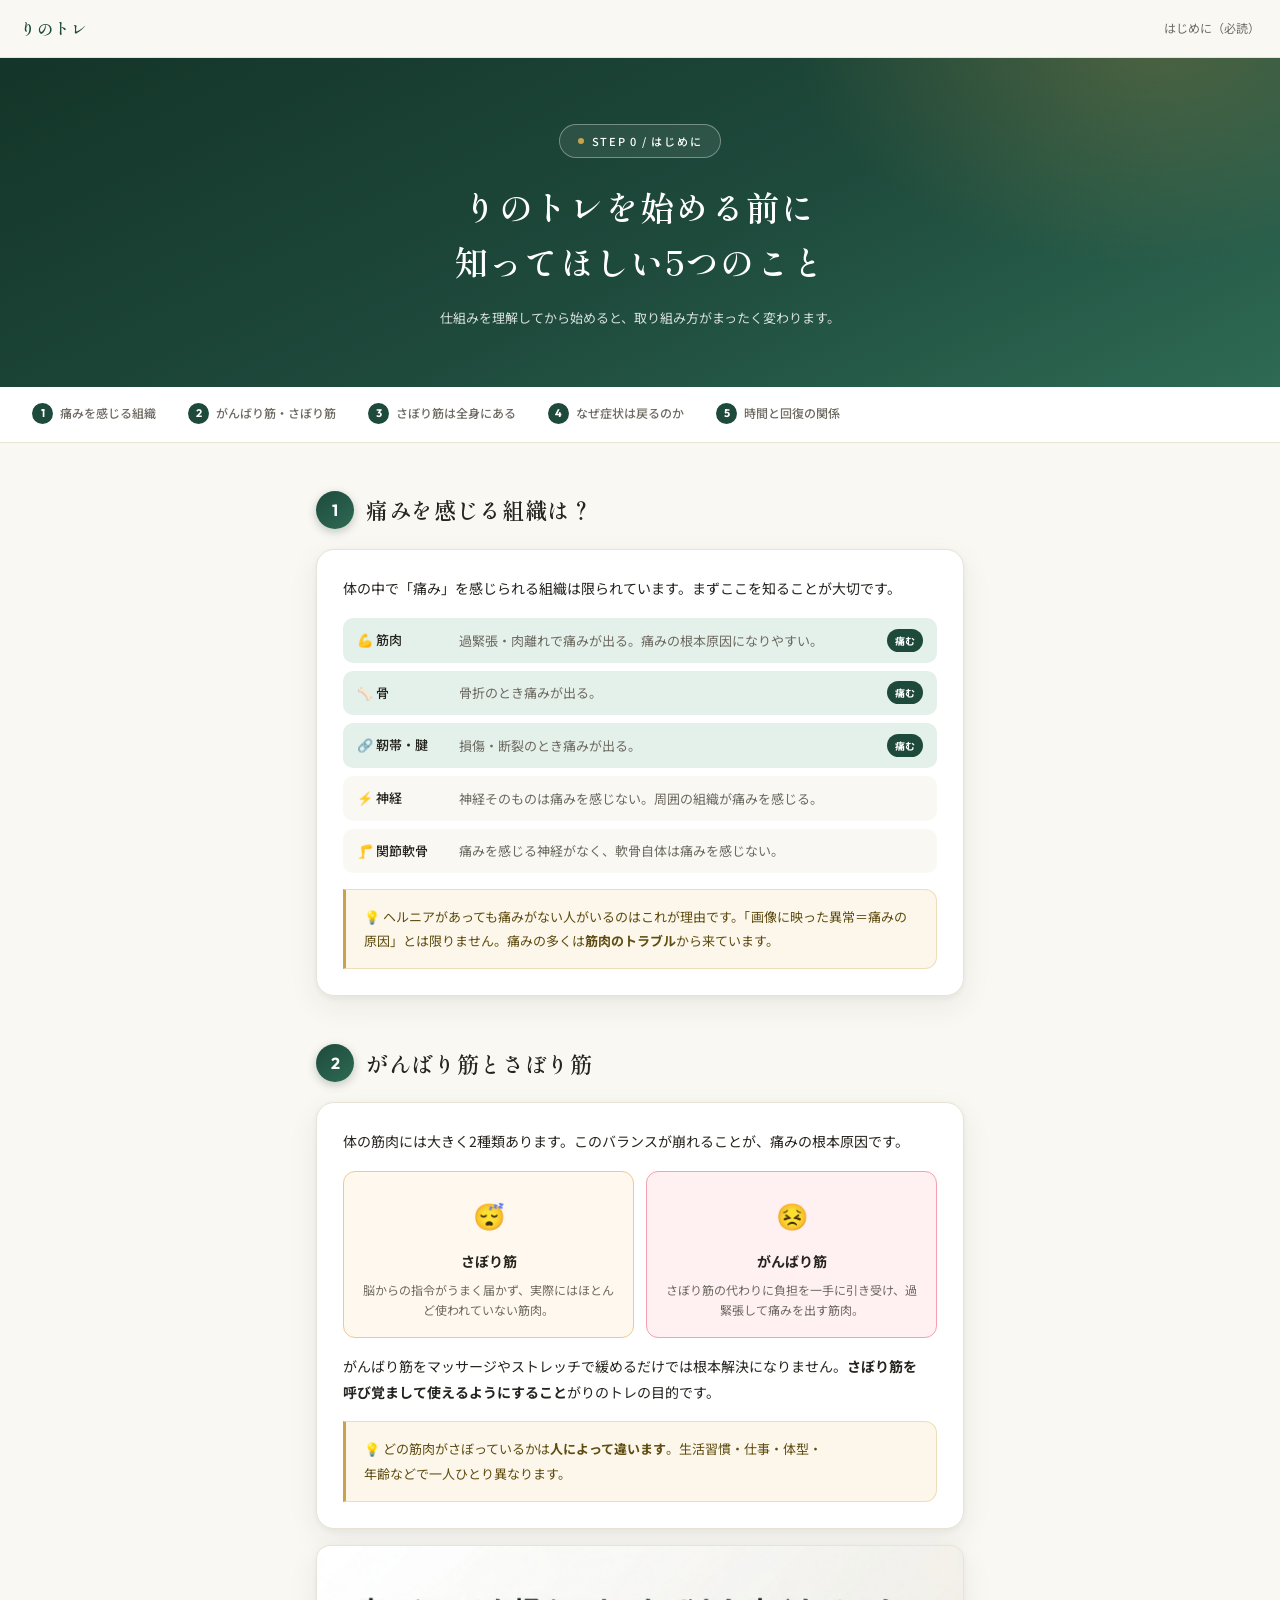
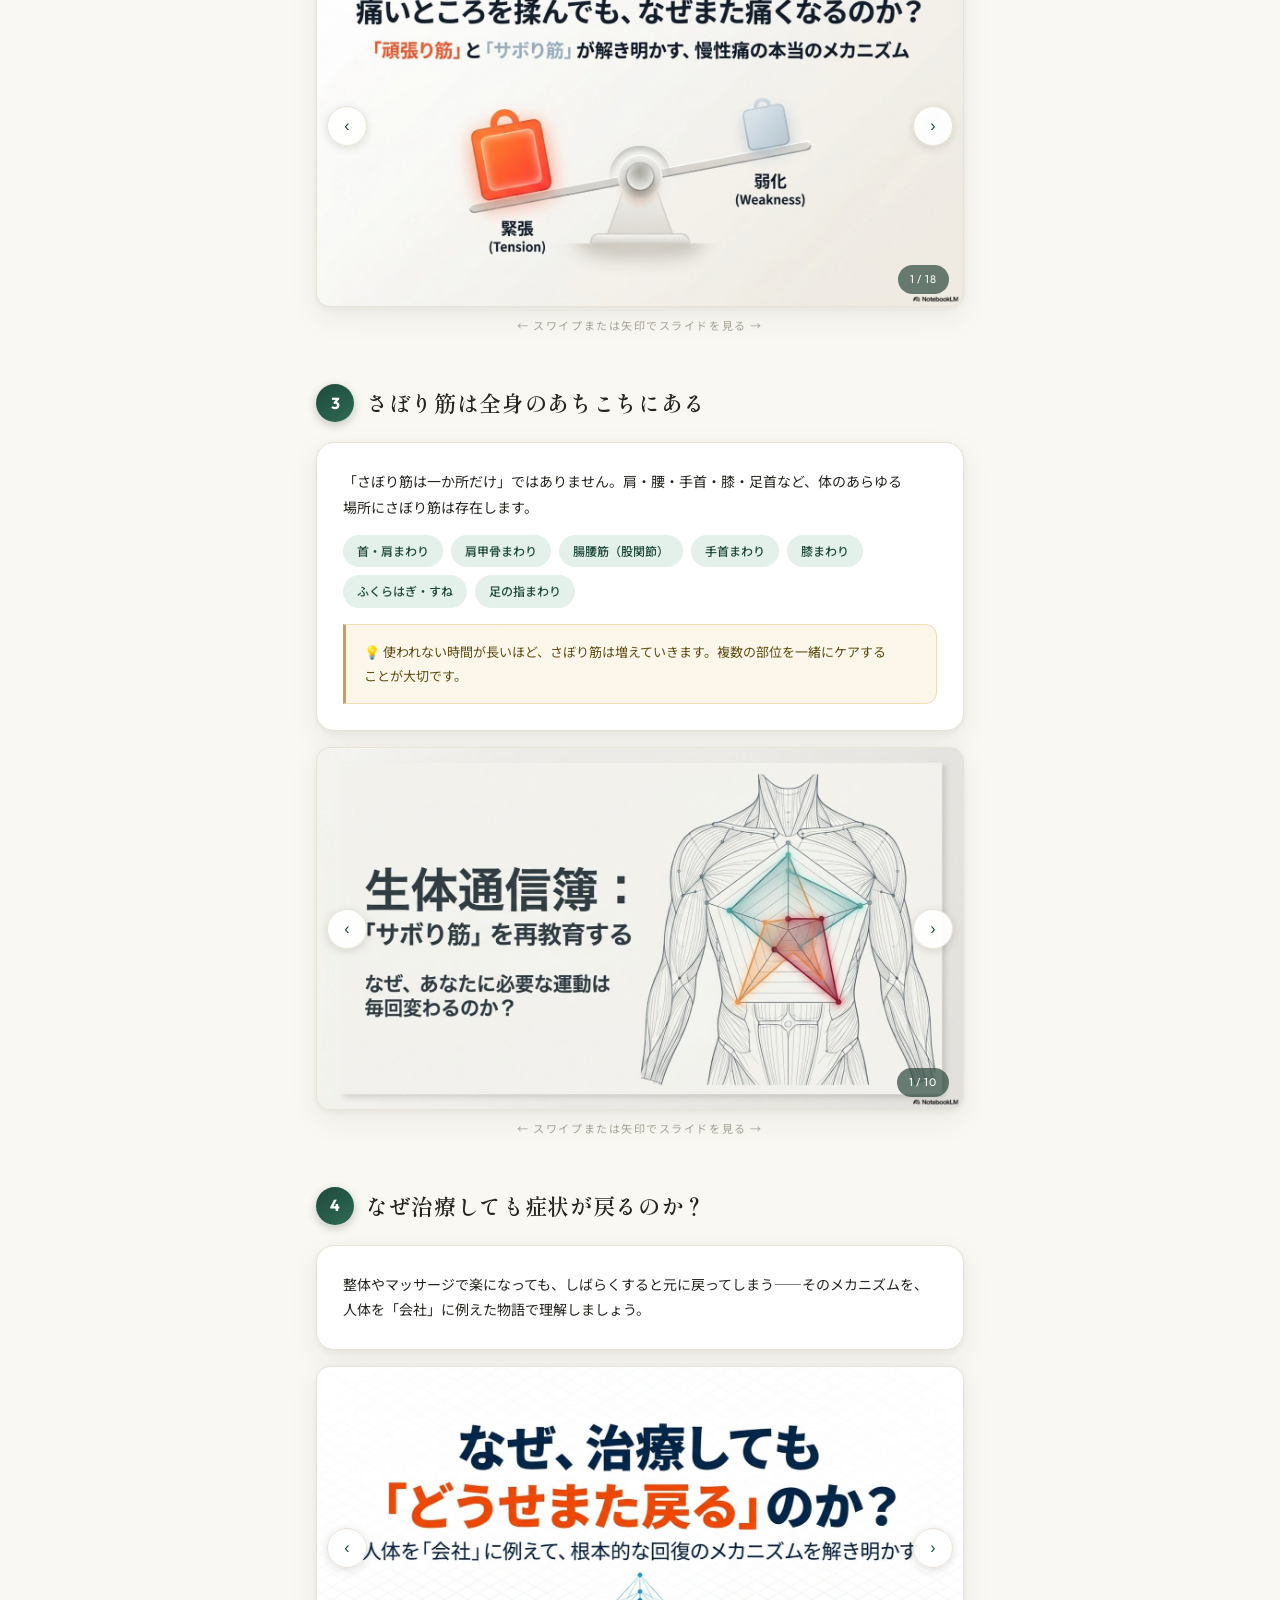
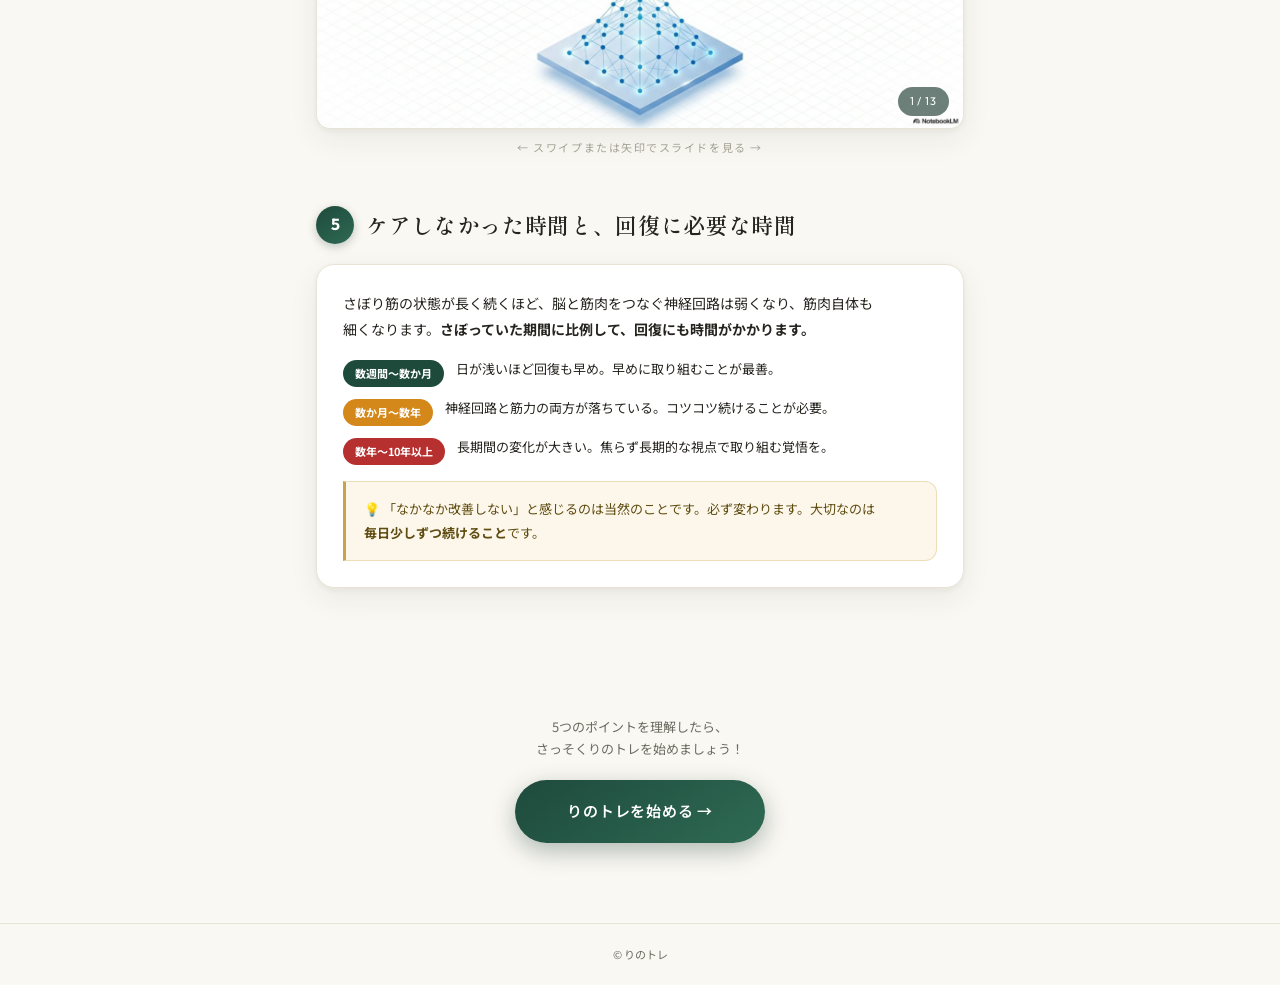
<file: index.html>
<!DOCTYPE html>
<html lang="ja">
<head>
  <script>if(!localStorage.getItem('rino_intro_seen')){location.replace('intro.html');}</script>
  <meta charset="UTF-8">
  <meta name="viewport" content="width=device-width, initial-scale=1.0">
  <title>りのトレ｜北海道の整体師・認定作業療法士 りの の身体ケア教室</title>
  <meta name="description" content="北海道で19年のキャリアを持つ認定作業療法士・整体師のりのが発信する、部位・症状別の身体ケア教室。">
  <link rel="preconnect" href="https://fonts.googleapis.com">
  <link rel="preconnect" href="https://fonts.gstatic.com" crossorigin>
  <link href="https://fonts.googleapis.com/css2?family=Noto+Sans+JP:wght@300;400;500;600;700&family=Outfit:wght@400;600;700&family=Shippori+Mincho:wght@500;600;700&display=swap" rel="stylesheet">
  <meta name="theme-color" content="#1E4A3C">
  <link rel="stylesheet" href="style.css">
</head>
<body>

<div id="scroll-progress"></div>

<!-- ─── NAVBAR ─── -->
<nav id="navbar">
  <div class="nav-inner">
    <a href="index.html" class="nav-logo">
      <img src="profile.jpg" alt="りのさん" class="nav-icon">
      <span><strong>りの@北海道の整体師</strong><small class="nav-logo-sub">認定作業療法士</small></span>
    </a>
    <button class="nav-toggle" id="navToggle" aria-label="メニュー">
      <span></span><span></span><span></span>
    </button>
    <ul class="nav-links" id="navLinks">
      <li><a href="index.html" class="current">ホーム</a></li>
      <li><a href="intro.html">はじめに</a></li>
      <li><a href="exercises.html">りのトレ</a></li>
      <li><a href="knowledge.html">知識まとめ</a></li>
      <li><a href="posts.html">毎日投稿</a></li>
      <li><a href="about.html">りのについて</a></li>
    </ul>
  </div>
</nav>

<!-- ─── HERO ─── -->
<section id="hero">
  <div class="hero-bg-shapes">
    <div class="shape shape-1"></div>
    <div class="shape shape-2"></div>
  </div>
  <div class="hero-inner">
    <span class="hero-badge">認定作業療法士 × 整体師 ── 北海道・りのトレ</span>
    <h1 class="hero-title">
      身体のトラブルで悩む人を<br><em>ひとりでも減らしたい。</em>
    </h1>
    <p class="hero-lead">
      北海道の認定作業療法士・整体師「りの」が、毎日投稿し続けてきた身体の知識とオリジナル自主トレ（りのトレ）を、部位・症状ごとに整理しました。
    </p>
    <div class="hero-cats">
      <a href="exercises.html#shoulder" class="hero-cat hc-shoulder">🟢 首・肩</a>
      <a href="exercises.html#back"     class="hero-cat hc-back">🔵 腰・背中</a>
      <a href="exercises.html#hand"     class="hero-cat hc-hand">🟠 腕・肘・手</a>
      <a href="exercises.html#knee"     class="hero-cat hc-knee">🟡 太もも・膝</a>
      <a href="exercises.html#foot"     class="hero-cat hc-foot">🟣 脛・足</a>
    </div>
    <div class="hero-stats">
      <div class="hero-stat">
        <span class="hero-stat-num">19<small>年+</small></span>
        <span class="hero-stat-label">リハビリ専門職</span>
      </div>
      <div class="hero-stat">
        <span class="hero-stat-num">300<small>回+</small></span>
        <span class="hero-stat-label">毎日投稿</span>
      </div>
      <div class="hero-stat">
        <span class="hero-stat-num">15<small>種</small></span>
        <span class="hero-stat-label">オリジナル自主トレ</span>
      </div>
    </div>
    <div class="hero-profile">
      <img src="profile.jpg" alt="りのさん" class="hero-profile-img">
      <div class="hero-profile-text">
        <p class="hero-profile-name">りの@北海道の整体師</p>
        <p class="hero-profile-role">認定作業療法士</p>
      </div>
    </div>
  </div>
  <a href="#message" class="hero-scroll" aria-label="下へスクロール">SCROLL</a>
</section>

<!-- ─── りのさんの思い ─── -->
<section id="message" class="message-sec">
  <div class="container">
    <span class="section-tag">Message</span>
    <div class="profile-row">
      <img src="profile.jpg" class="profile-avatar" alt="りのさん">
      <div>
        <p class="profile-name">りの@北海道の整体師　認定作業療法士</p>
      </div>
    </div>
    <div class="message-body">
      <p>
        私自身、交通事故による<strong>首2箇所・腰2箇所のヘルニア</strong>を持っています。<br>
        でも、基本的に日々の痛みはほとんどありません。
      </p>
      <p>
        なぜか？<br>
        それは、痛みの多くが「<strong>さぼり筋</strong>」と「<strong>がんばり筋</strong>」のアンバランスから来ていることを、
        身をもって知っているからです。ヘルニアがあっても、正しいトレーニングで身体は整えられる。
        病院でもらった「腰痛体操」がなかなか効かない理由も、そこにあります。
      </p>
      <p>
        このページは、リベシティで<strong>2年間・ほぼ毎日投稿</strong>し続けてきた
        身体の知識と自主トレ（りのトレ）を、部位・症状ごとに整理したものです。
      </p>
    </div>
    <div class="message-quote">
      「身体のトラブルで悩む人をひとりでも減らしたい」<br>
      ── その思いで、今日も書き続けています。
    </div>
  </div>
</section>

<!-- ─── りのトレの考え方 ─── -->
<section id="philosophy" class="philosophy-sec">
  <div class="container">
    <span class="section-tag">Philosophy</span>
    <h2 class="section-title">りのトレの考え方</h2>
    <p class="section-desc">
      体の痛みや不調は、「痛いところ」だけの問題ではありません。
      さぼっている筋肉とがんばりすぎている筋肉のバランスを整えることが、根本改善への近道です。
    </p>
    <div class="concept-grid">
      <div class="concept-card sabori">
        <span class="concept-icon">💤</span>
        <p class="concept-title">さぼり筋</p>
        <p class="concept-text">
          本来働くべきなのに、力が入らなくなってしまった筋肉。<br>
          人によって"どこがさぼり筋か"は違います。<br>
          ここを鍛えることが改善の鍵。
        </p>
      </div>
      <div class="concept-card ganbari">
        <span class="concept-icon">🔥</span>
        <p class="concept-title">がんばり筋</p>
        <p class="concept-text">
          さぼり筋の代わりに頑張りすぎて、硬くなり痛みを出している筋肉。<br>
          マッサージやストレッチだけでは一時的な効果にとどまります。
        </p>
      </div>
    </div>
    <div class="key-msgs">
      <div class="key-msg">
        💡 <strong>痛みの場所＝原因とは限りません。</strong>右手首の腱鞘炎が、左肩のトラブルに起因することも。身体は全身でつながっています。
      </div>
      <div class="key-msg">
        💡 <strong>りのトレは「10秒×3回」が基本。</strong>毎日の生活に取り入れやすいシンプルな自主トレです。痛みが出たらすぐに中止してください。
      </div>
      <div class="key-msg">
        💡 <strong>万人に効く運動はありません。</strong>「痛みが楽になった・身体が軽くなった」と感じる方はぜひ継続を。逆に悪化する場合は別のアプローチが必要です。
      </div>
    </div>
  </div>
</section>

<!-- ─── サイトの歩き方 ─── -->
<section id="guide" class="guide-sec">
  <div class="container">
    <div class="section-header">
      <span class="section-tag">Contents</span>
      <h2 class="section-title">サイトの<em>歩き方</em></h2>
      <p class="section-desc">
        目的に合わせて4つのコンテンツをご用意しています。<br>
        初めての方は「はじめに」からどうぞ。
      </p>
    </div>
    <div class="page-cards">
      <a href="intro.html" class="page-card">
        <span class="page-card-icon">📖</span>
        <span class="page-card-step">STEP 0</span>
        <h3 class="page-card-title">はじめに<span class="page-card-badge">必読</span></h3>
        <p class="page-card-desc">りのトレを始める前に知ってほしい、5つの前提知識。ここを理解すると取り組み方が変わります。</p>
        <span class="page-card-arrow">読む →</span>
      </a>
      <a href="exercises.html" class="page-card">
        <span class="page-card-icon">💪</span>
        <span class="page-card-step">STEP 1</span>
        <h3 class="page-card-title">りのトレ一覧</h3>
        <p class="page-card-desc">部位・症状別のオリジナル自主トレ15種。症状名での検索にも対応しています。</p>
        <span class="page-card-arrow">探す →</span>
      </a>
      <a href="knowledge.html" class="page-card">
        <span class="page-card-icon">📚</span>
        <span class="page-card-step">STEP 2</span>
        <h3 class="page-card-title">知識まとめ</h3>
        <p class="page-card-desc">症状・部位のテーマから、りのの毎日投稿（原文）を探せる索引です。気になるテーマをタップ。</p>
        <span class="page-card-arrow">学ぶ →</span>
      </a>
      <a href="posts.html" class="page-card">
        <span class="page-card-icon">📝</span>
        <span class="page-card-step">ARCHIVE</span>
        <h3 class="page-card-title">毎日投稿</h3>
        <p class="page-card-desc">「フェスまでほぼ毎日投稿」シリーズの全アーカイブ。毎朝自動で更新されます。</p>
        <span class="page-card-arrow">読む →</span>
      </a>
    </div>
  </div>
</section>

<!-- ─── ABOUT CTA ─── -->
<section class="about-cta-sec">
  <div class="container">
    <div class="about-cta">
      <img src="profile.jpg" alt="りのさん" class="about-cta-img">
      <div class="about-cta-body">
        <h2 class="about-cta-title">りの@北海道の整体師</h2>
        <p class="about-cta-desc">
          リハビリ専門職19年・認定作業療法士。「長く通わせない整体院」をモットーに、
          根本改善のための知識と自主トレを発信しています。
        </p>
        <a href="about.html" class="about-cta-btn">プロフィールを見る →</a>
      </div>
    </div>
  </div>
</section>

<!-- ─── FOOTER ─── -->
<footer id="footer">
  <p class="footer-logo">りの<em>トレ</em></p>
  <p class="footer-note">
    北海道の認定作業療法士・整体師「りの」が、身体のトラブルで悩む人を<br>
    ひとりでも減らすために発信しています。
  </p>
  <nav class="footer-nav">
    <a href="index.html">ホーム</a>
    <a href="intro.html">はじめに</a>
    <a href="exercises.html">りのトレ</a>
    <a href="knowledge.html">知識まとめ</a>
    <a href="posts.html">毎日投稿</a>
    <a href="about.html">りのについて</a>
  </nav>
  <p class="footer-copy">© りのトレ. All rights reserved.</p>
</footer>

<button id="back-to-top" aria-label="ページの先頭へ戻る">↑</button>

<script src="search.js"></script>
</body>
</html>
</file>
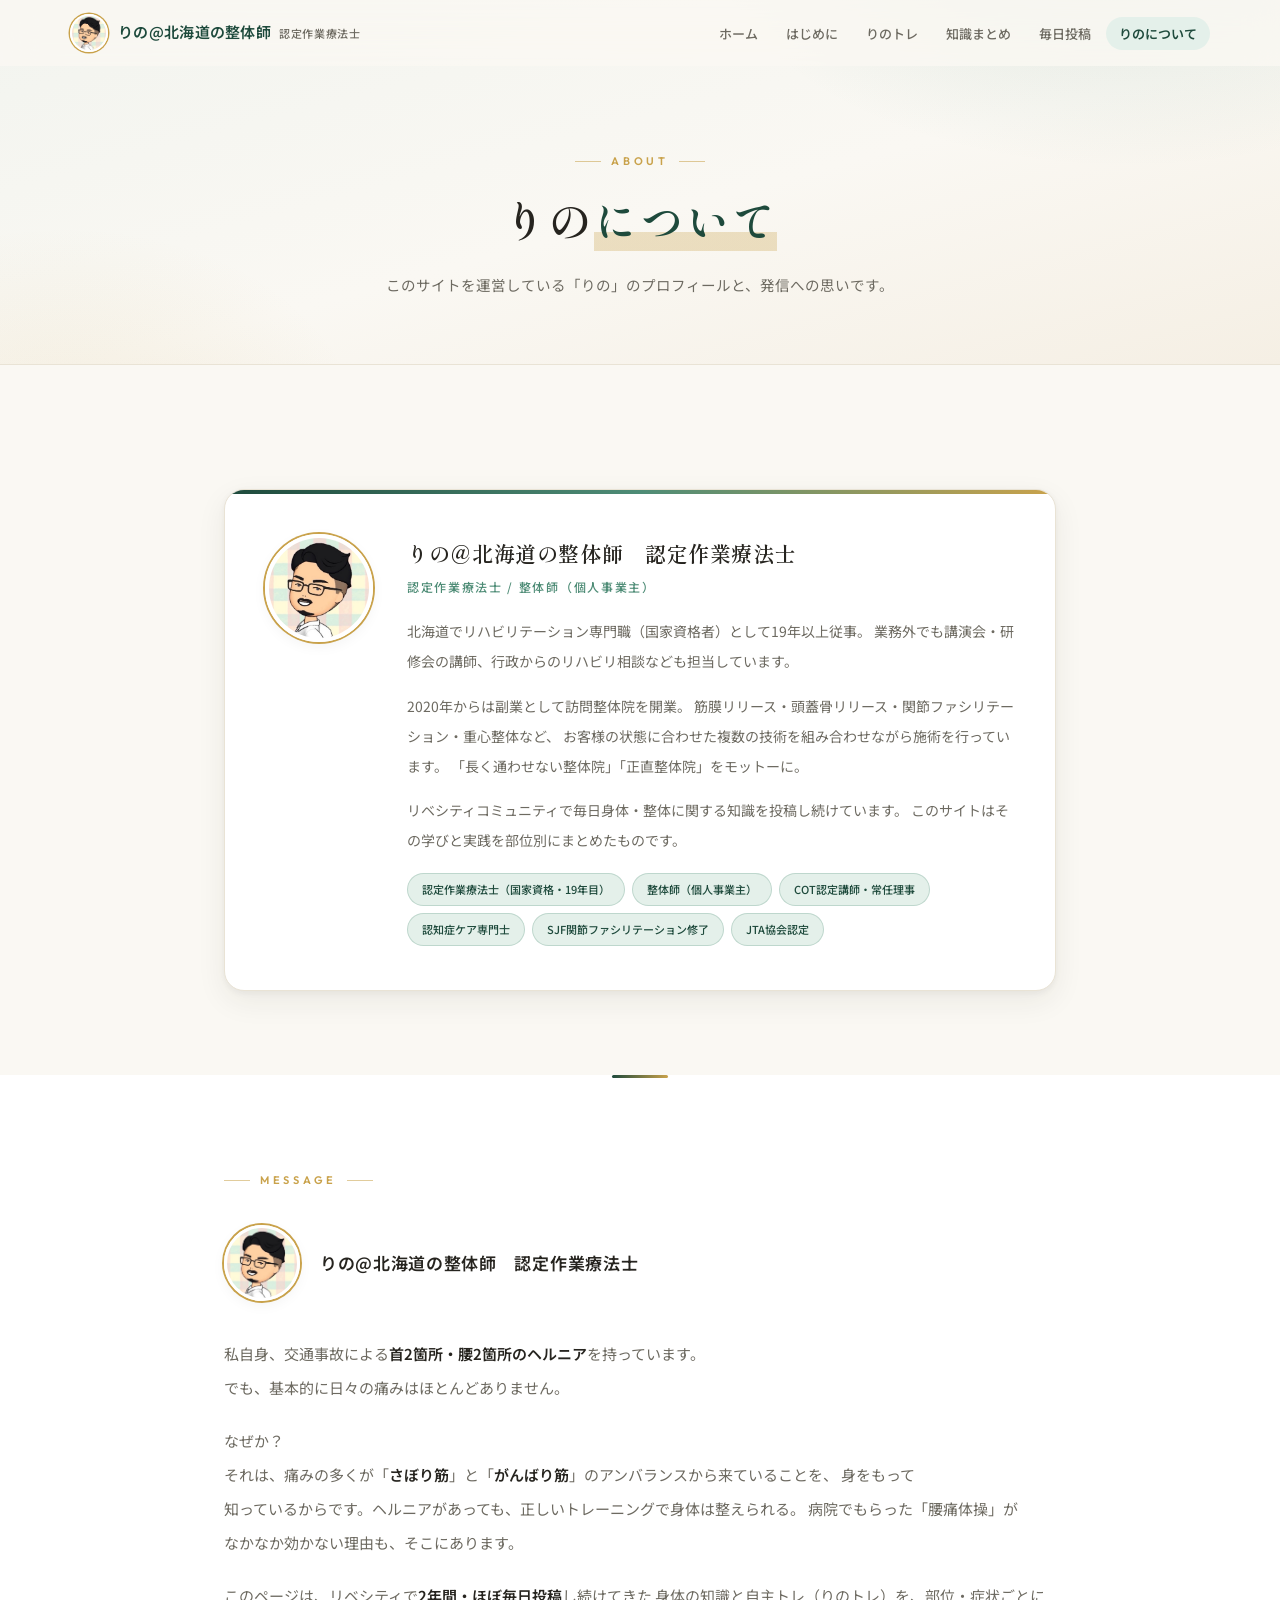
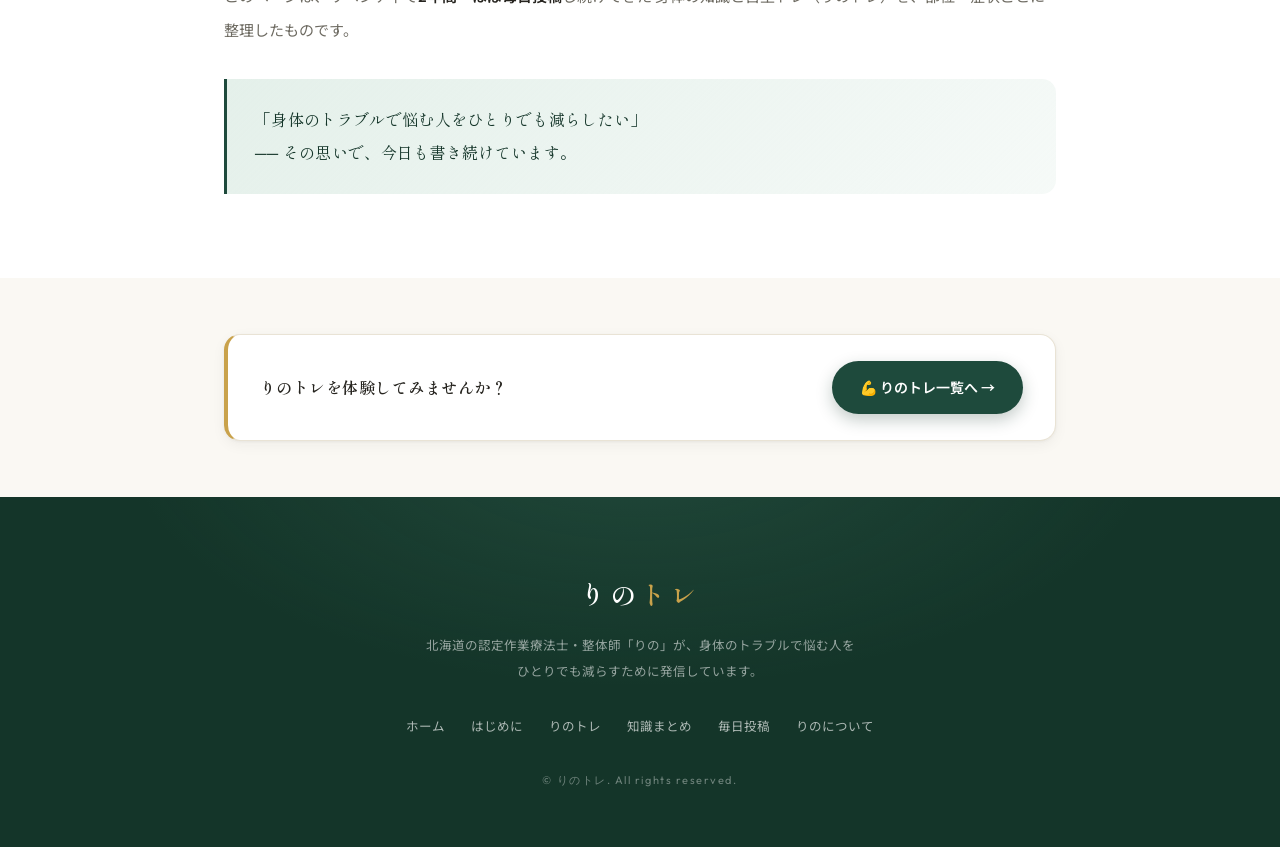
<file: about.html>
<!DOCTYPE html>
<html lang="ja">
<head>
  <meta charset="UTF-8">
  <meta name="viewport" content="width=device-width, initial-scale=1.0">
  <title>りのについて｜りのトレ</title>
  <meta name="description" content="北海道の認定作業療法士・整体師「りの」のプロフィール。リハビリ専門職19年、訪問整体院を開業。">
  <link rel="preconnect" href="https://fonts.googleapis.com">
  <link rel="preconnect" href="https://fonts.gstatic.com" crossorigin>
  <link href="https://fonts.googleapis.com/css2?family=Noto+Sans+JP:wght@300;400;500;600;700&family=Outfit:wght@400;600;700&family=Shippori+Mincho:wght@500;600;700&display=swap" rel="stylesheet">
  <meta name="theme-color" content="#1E4A3C">
  <link rel="stylesheet" href="style.css">
</head>
<body>

<div id="scroll-progress"></div>

<!-- ─── NAVBAR ─── -->
<nav id="navbar">
  <div class="nav-inner">
    <a href="index.html" class="nav-logo">
      <img src="profile.jpg" alt="りのさん" class="nav-icon">
      <span><strong>りの@北海道の整体師</strong><small class="nav-logo-sub">認定作業療法士</small></span>
    </a>
    <button class="nav-toggle" id="navToggle" aria-label="メニュー">
      <span></span><span></span><span></span>
    </button>
    <ul class="nav-links" id="navLinks">
      <li><a href="index.html">ホーム</a></li>
      <li><a href="intro.html">はじめに</a></li>
      <li><a href="exercises.html">りのトレ</a></li>
      <li><a href="knowledge.html">知識まとめ</a></li>
      <li><a href="posts.html">毎日投稿</a></li>
      <li><a href="about.html" class="current">りのについて</a></li>
    </ul>
  </div>
</nav>

<!-- ─── PAGE HERO ─── -->
<header class="page-hero">
  <div class="container">
    <span class="section-tag">About</span>
    <h1 class="page-hero-title">りの<em>について</em></h1>
    <p class="page-hero-desc">このサイトを運営している「りの」のプロフィールと、発信への思いです。</p>
  </div>
</header>

<!-- ─── ABOUT ─── -->
<section id="about" class="about-sec">
  <div class="container">
    <div class="about-card">
      <img src="profile.jpg" class="about-avatar" alt="りのさん">
      <div>
        <p class="about-name">りの＠北海道の整体師　認定作業療法士</p>
        <p class="about-role">認定作業療法士 / 整体師（個人事業主）</p>
        <div class="about-bio">
          <p>
            北海道でリハビリテーション専門職（国家資格者）として19年以上従事。
            業務外でも講演会・研修会の講師、行政からのリハビリ相談なども担当しています。
          </p>
          <p>
            2020年からは副業として訪問整体院を開業。
            筋膜リリース・頭蓋骨リリース・関節ファシリテーション・重心整体など、
            お客様の状態に合わせた複数の技術を組み合わせながら施術を行っています。
            「長く通わせない整体院」「正直整体院」をモットーに。
          </p>
          <p>
            リベシティコミュニティで毎日身体・整体に関する知識を投稿し続けています。
            このサイトはその学びと実践を部位別にまとめたものです。
          </p>
        </div>
        <div class="about-tags">
          <span class="about-tag">認定作業療法士（国家資格・19年目）</span>
          <span class="about-tag">整体師（個人事業主）</span>
          <span class="about-tag">COT認定講師・常任理事</span>
          <span class="about-tag">認知症ケア専門士</span>
          <span class="about-tag">SJF関節ファシリテーション修了</span>
          <span class="about-tag">JTA協会認定</span>
        </div>
      </div>
    </div>
  </div>
</section>

<!-- ─── りのさんの思い ─── -->
<section id="message" class="message-sec">
  <div class="container">
    <span class="section-tag">Message</span>
    <div class="profile-row">
      <img src="profile.jpg" class="profile-avatar" alt="りのさん">
      <div>
        <p class="profile-name">りの@北海道の整体師　認定作業療法士</p>
      </div>
    </div>
    <div class="message-body">
      <p>
        私自身、交通事故による<strong>首2箇所・腰2箇所のヘルニア</strong>を持っています。<br>
        でも、基本的に日々の痛みはほとんどありません。
      </p>
      <p>
        なぜか？<br>
        それは、痛みの多くが「<strong>さぼり筋</strong>」と「<strong>がんばり筋</strong>」のアンバランスから来ていることを、
        身をもって知っているからです。ヘルニアがあっても、正しいトレーニングで身体は整えられる。
        病院でもらった「腰痛体操」がなかなか効かない理由も、そこにあります。
      </p>
      <p>
        このページは、リベシティで<strong>2年間・ほぼ毎日投稿</strong>し続けてきた
        身体の知識と自主トレ（りのトレ）を、部位・症状ごとに整理したものです。
      </p>
    </div>
    <div class="message-quote">
      「身体のトラブルで悩む人をひとりでも減らしたい」<br>
      ── その思いで、今日も書き続けています。
    </div>
  </div>
</section>

<!-- ─── NEXT ─── -->
<section class="next-sec">
  <div class="container">
    <div class="next-band">
      <p class="next-band-text">りのトレを体験してみませんか？</p>
      <a href="exercises.html" class="next-band-btn">💪 りのトレ一覧へ →</a>
    </div>
  </div>
</section>

<!-- ─── FOOTER ─── -->
<footer id="footer">
  <p class="footer-logo">りの<em>トレ</em></p>
  <p class="footer-note">
    北海道の認定作業療法士・整体師「りの」が、身体のトラブルで悩む人を<br>
    ひとりでも減らすために発信しています。
  </p>
  <nav class="footer-nav">
    <a href="index.html">ホーム</a>
    <a href="intro.html">はじめに</a>
    <a href="exercises.html">りのトレ</a>
    <a href="knowledge.html">知識まとめ</a>
    <a href="posts.html">毎日投稿</a>
    <a href="about.html">りのについて</a>
  </nav>
  <p class="footer-copy">© りのトレ. All rights reserved.</p>
</footer>

<button id="back-to-top" aria-label="ページの先頭へ戻る">↑</button>

<script src="search.js"></script>
</body>
</html>
</file>
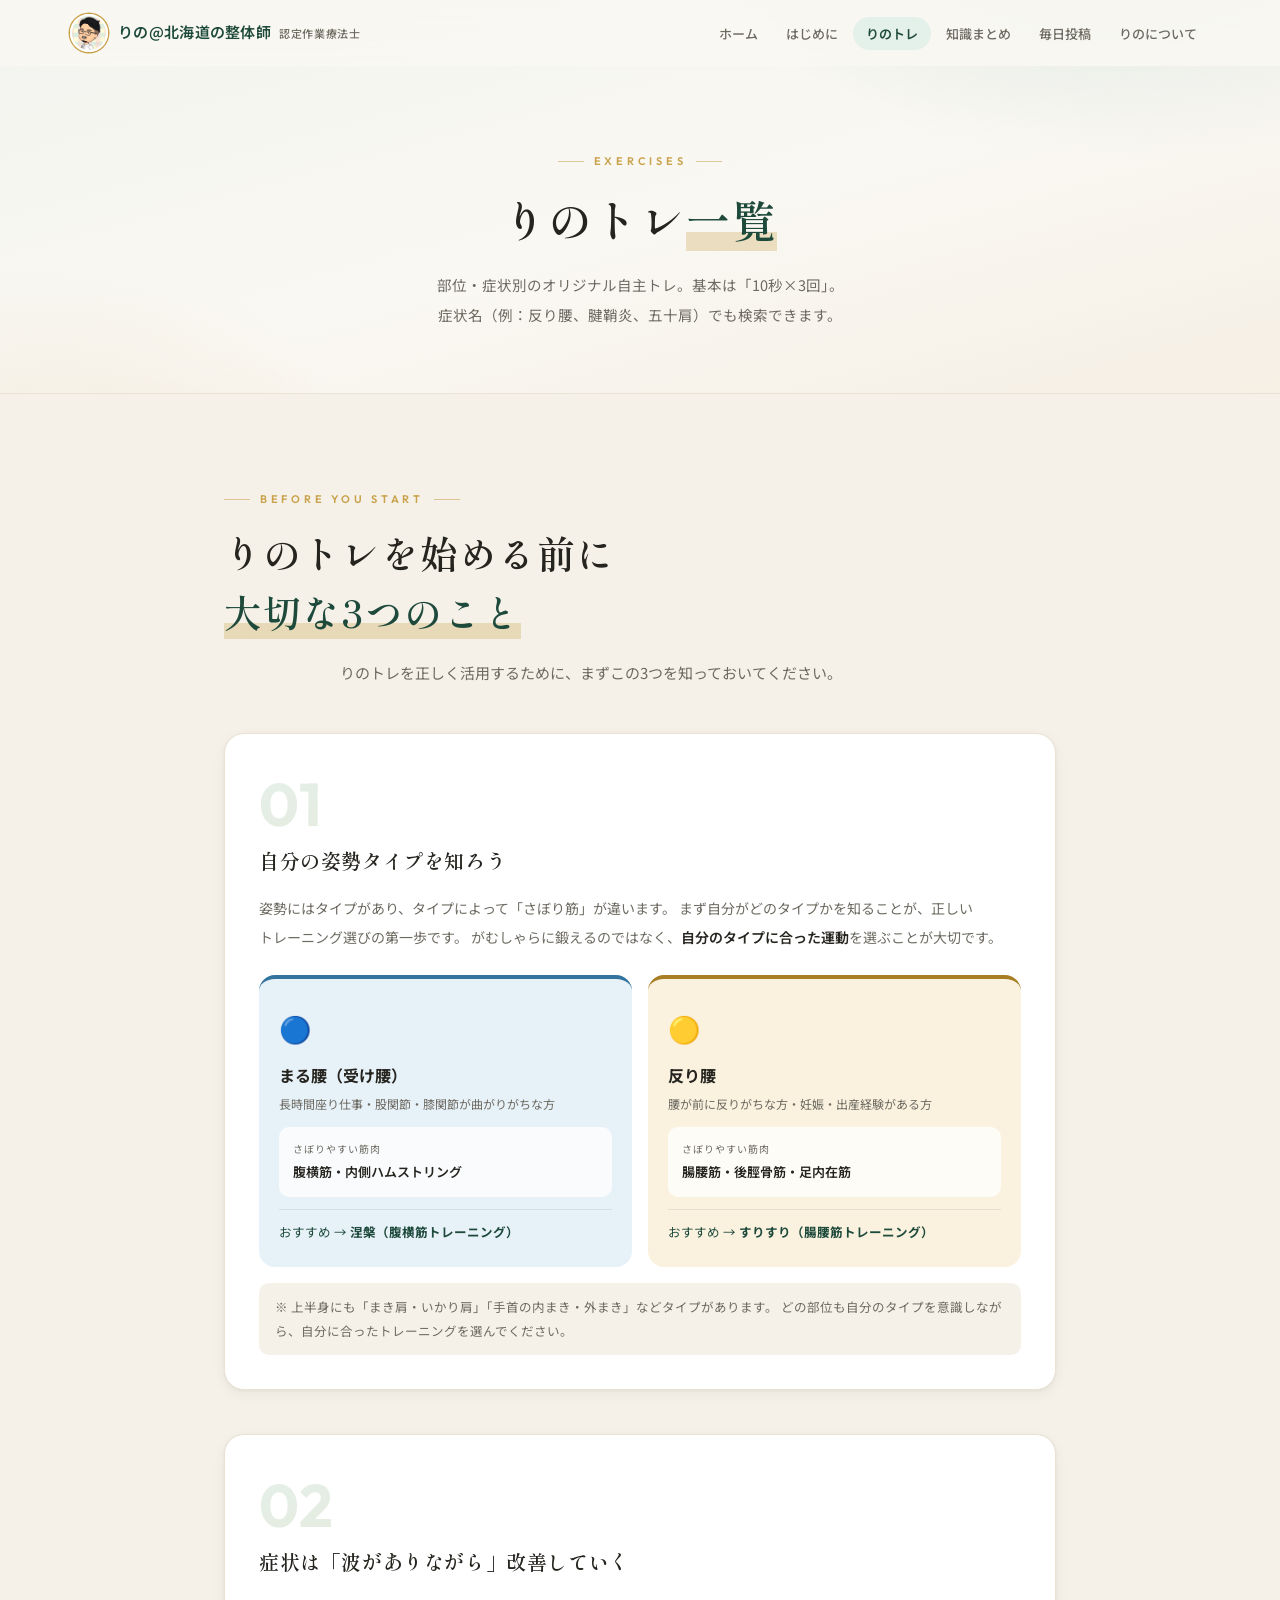
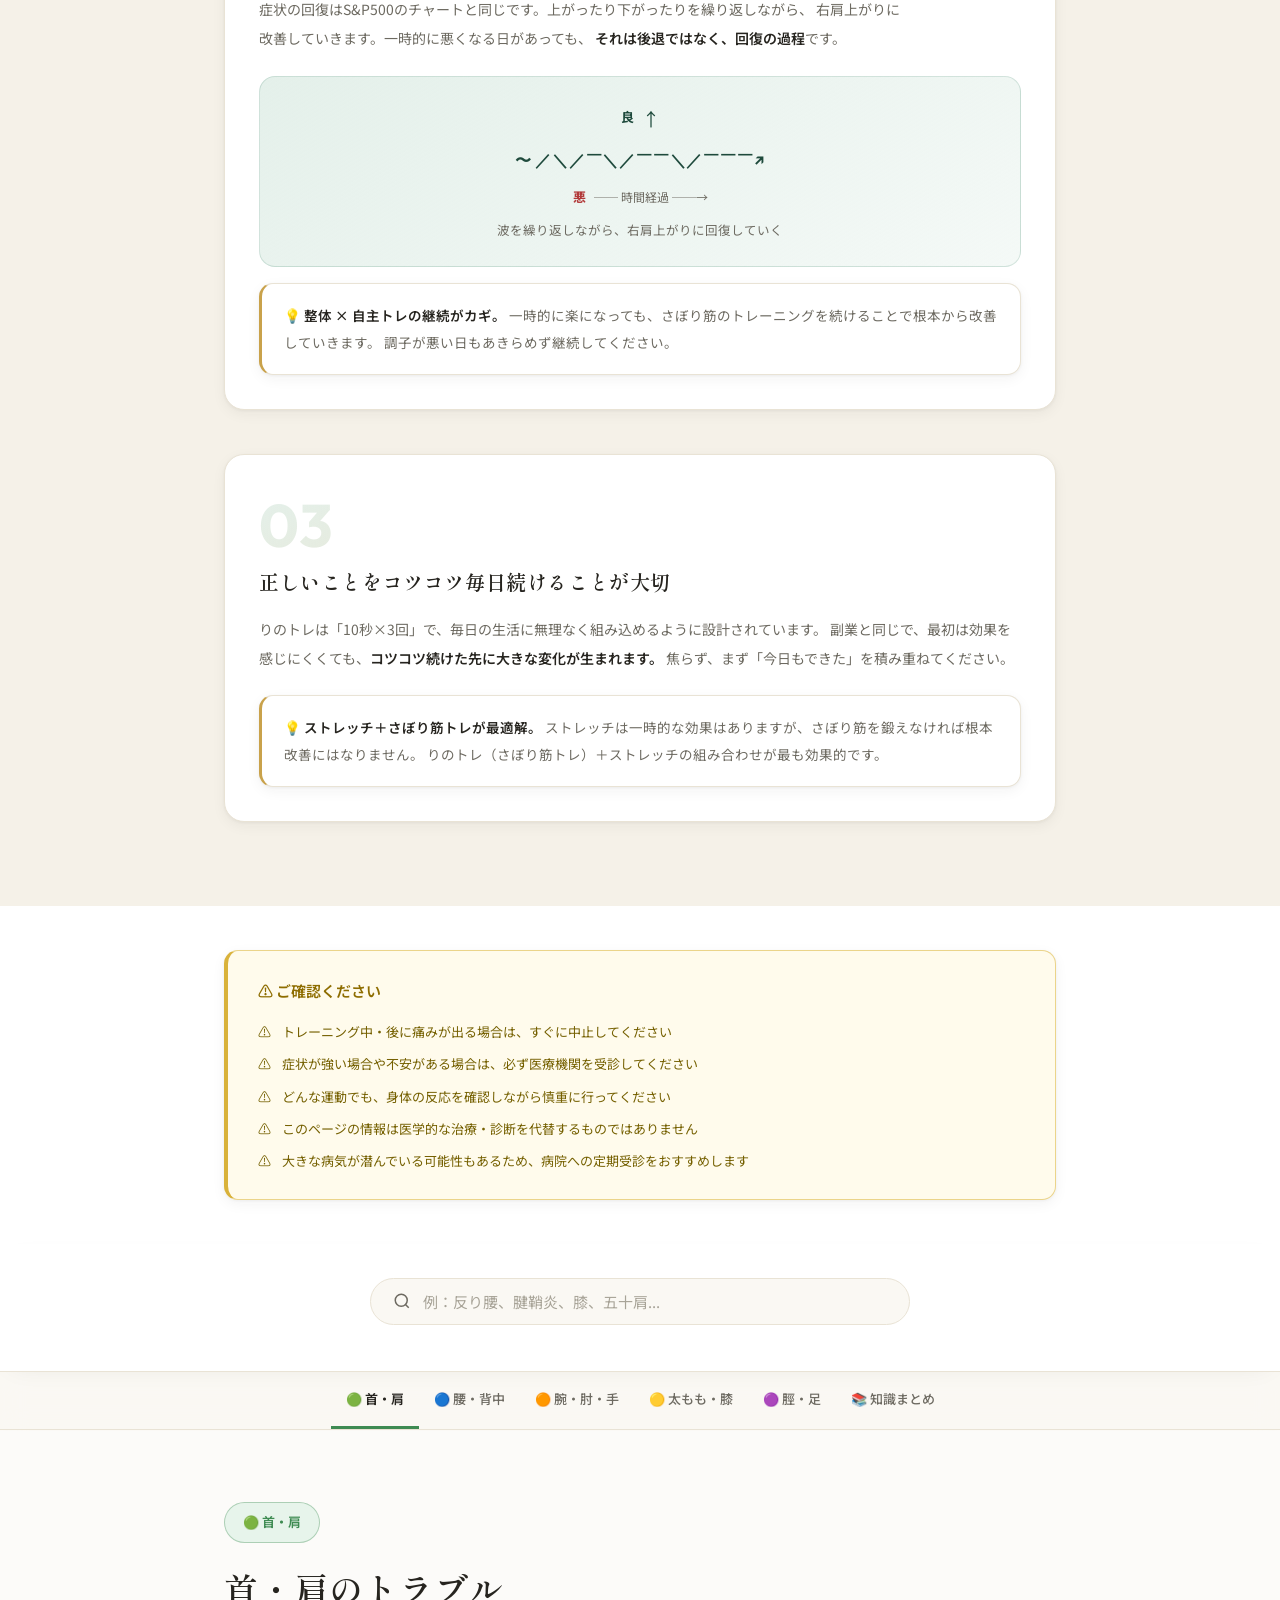
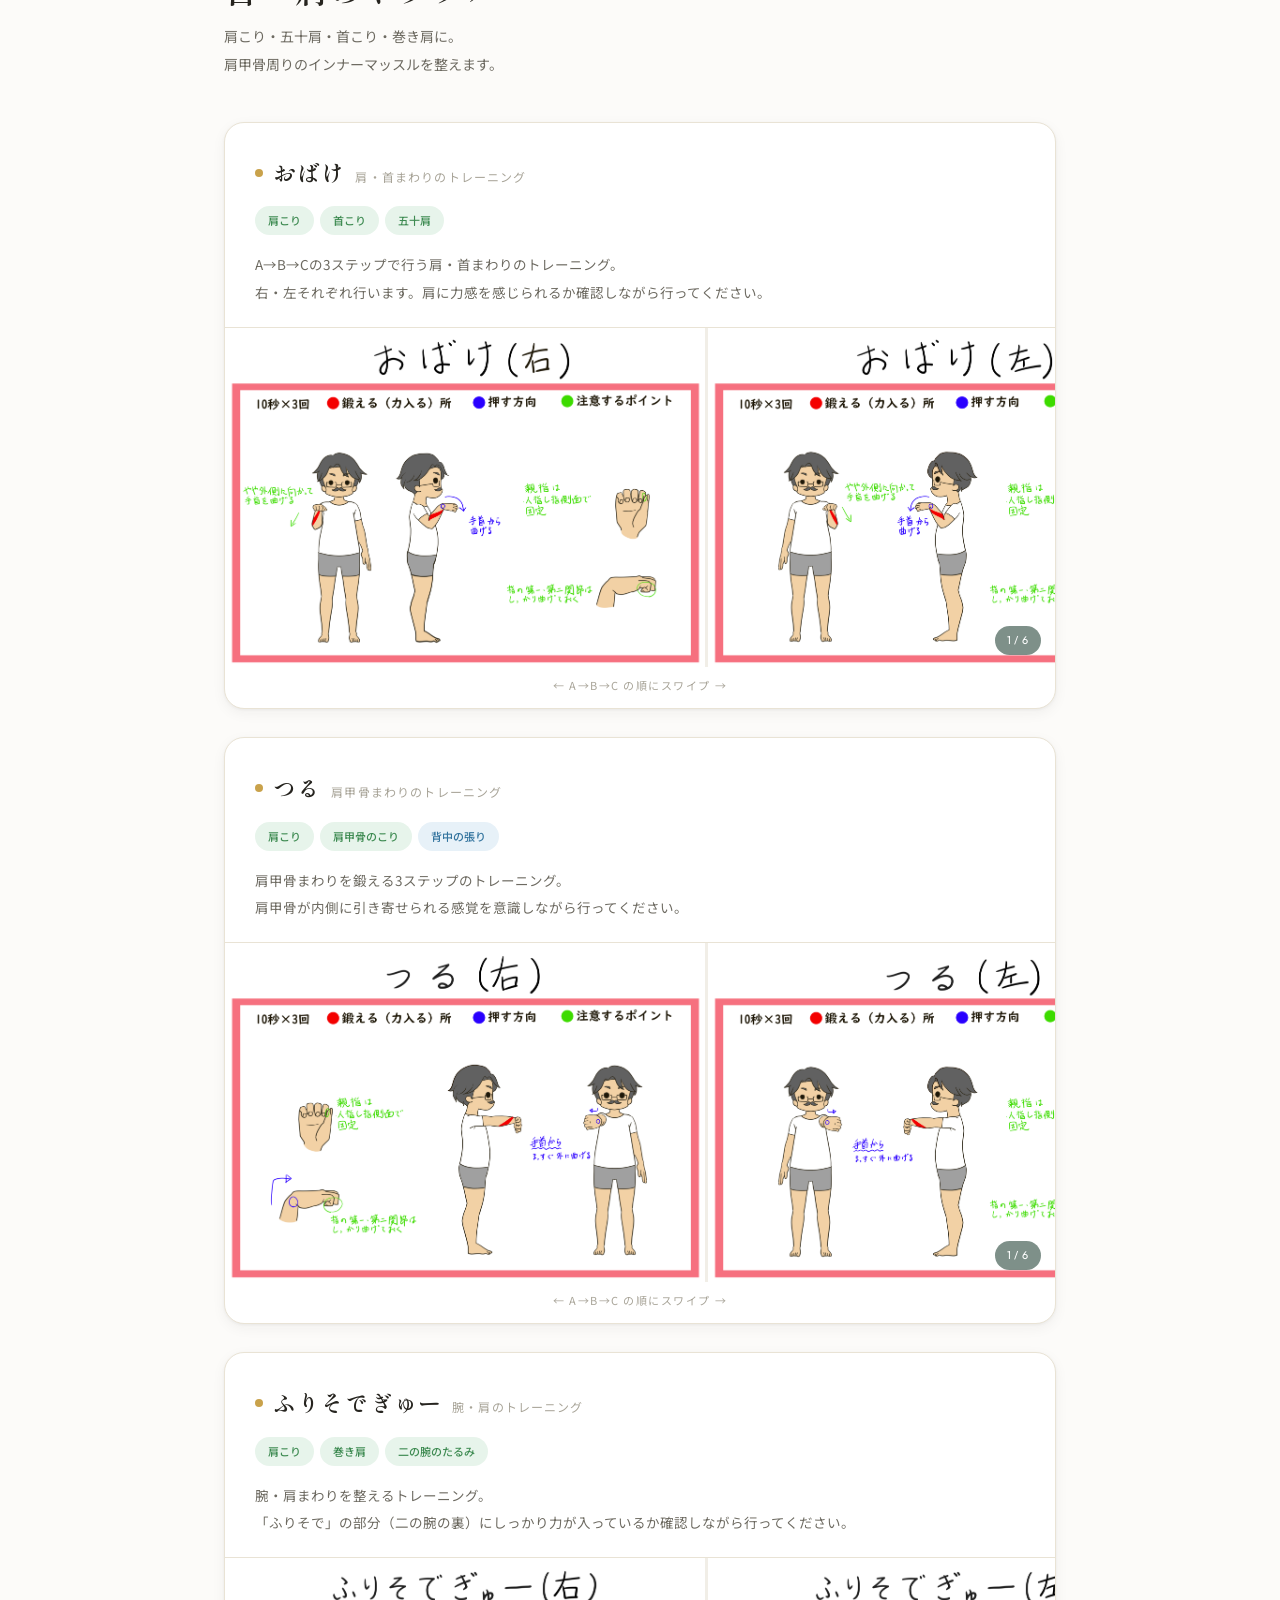
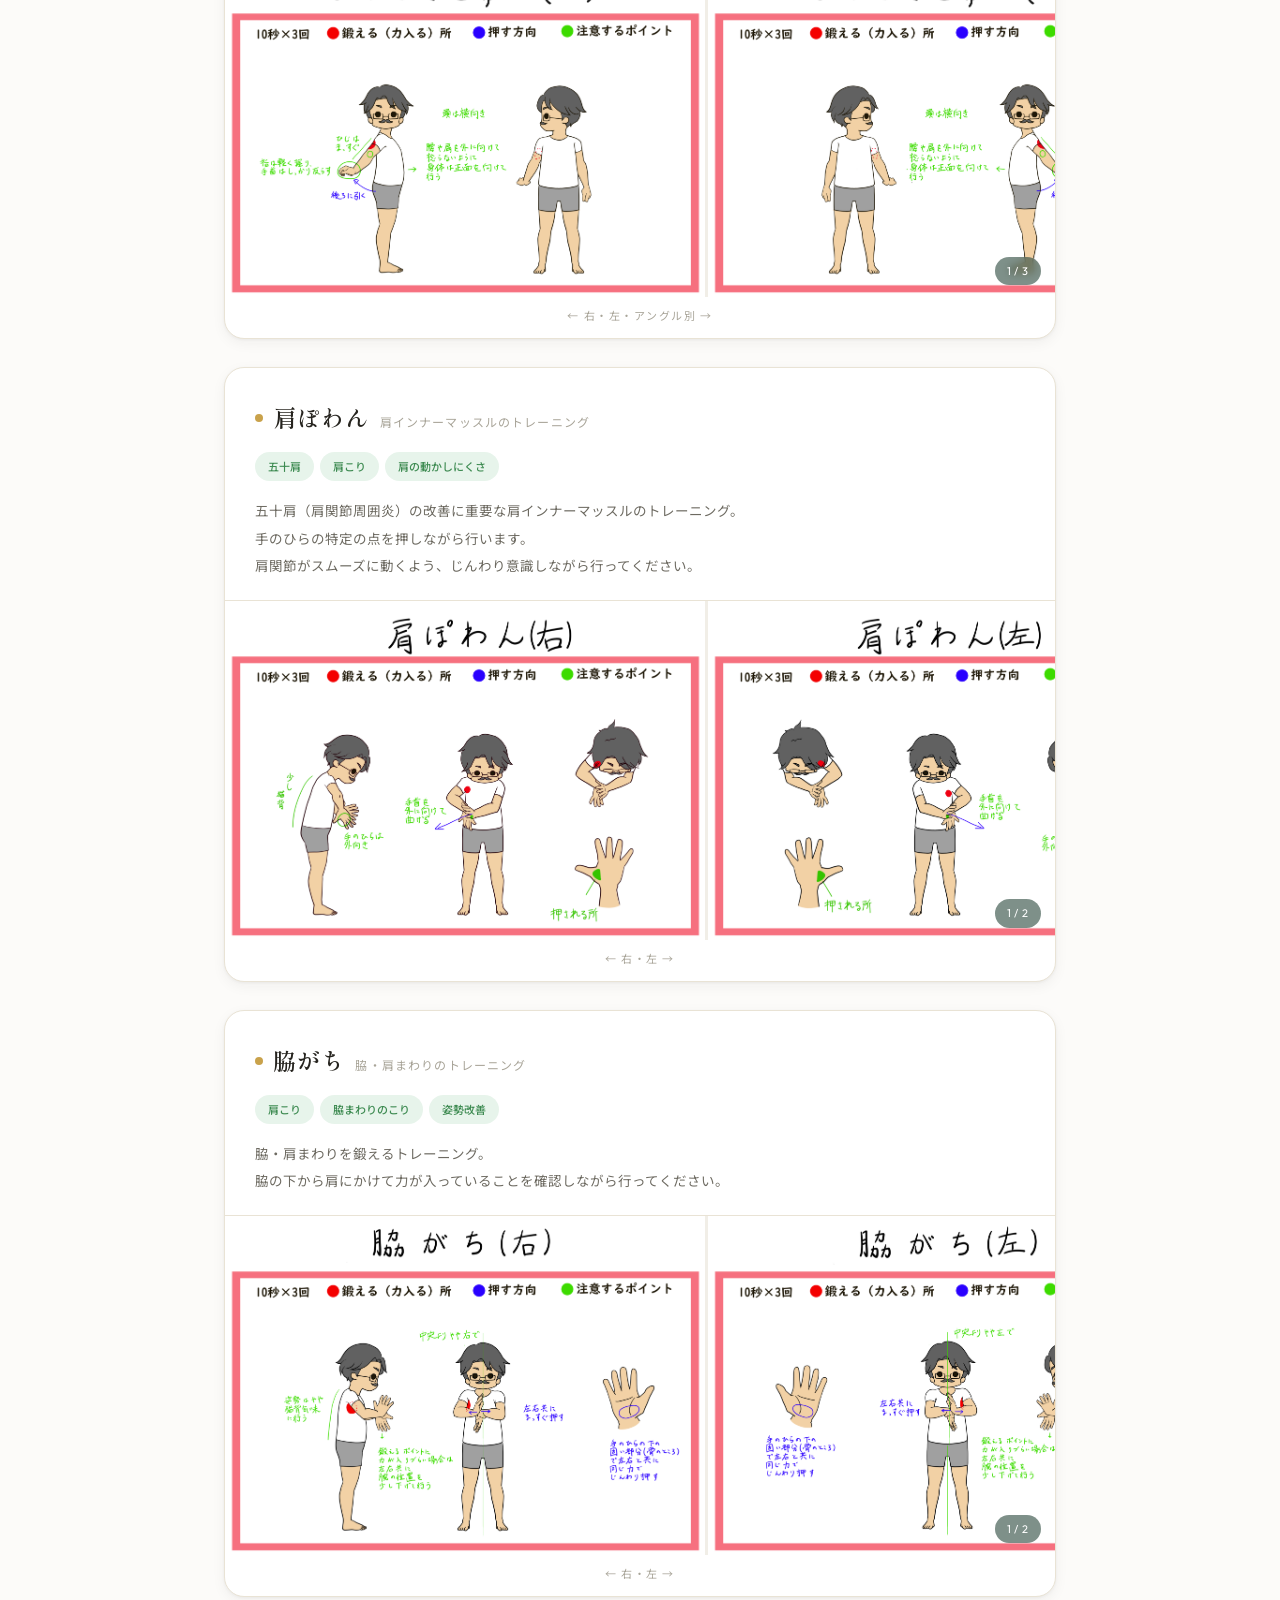
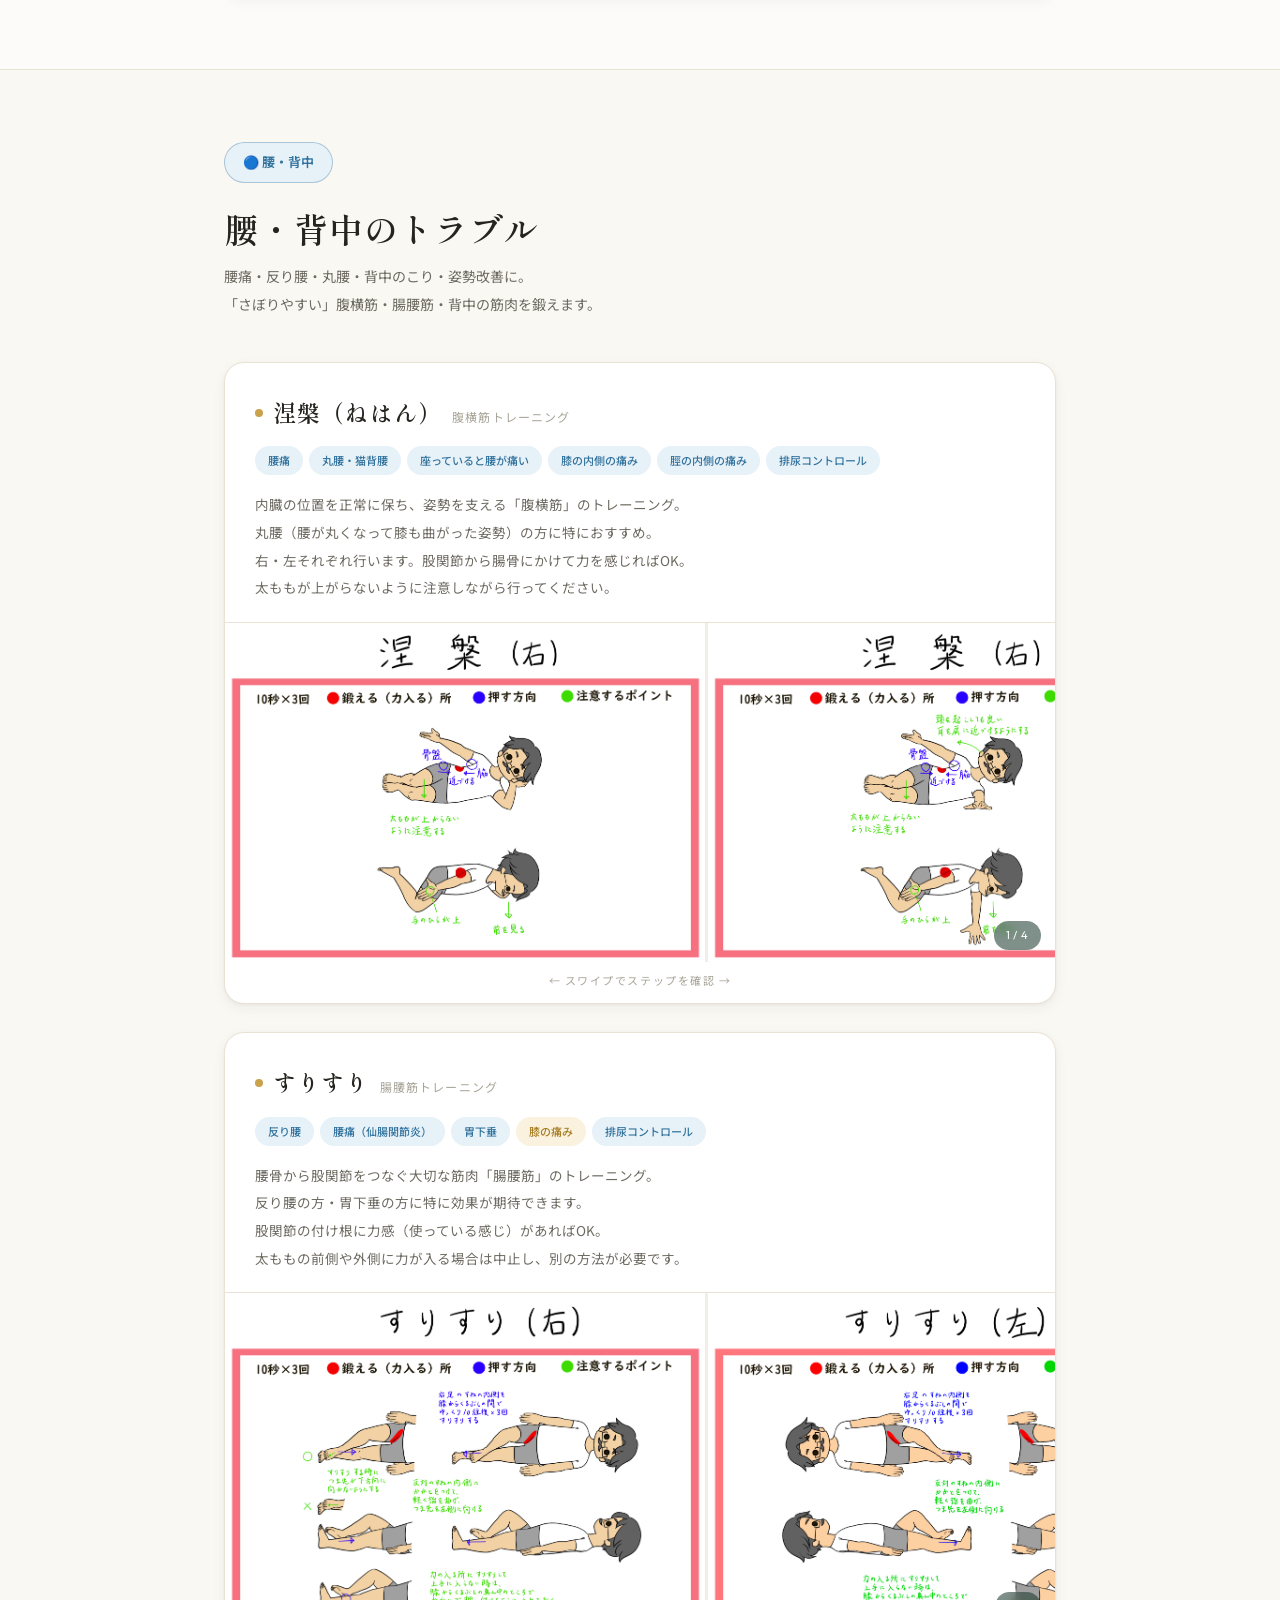
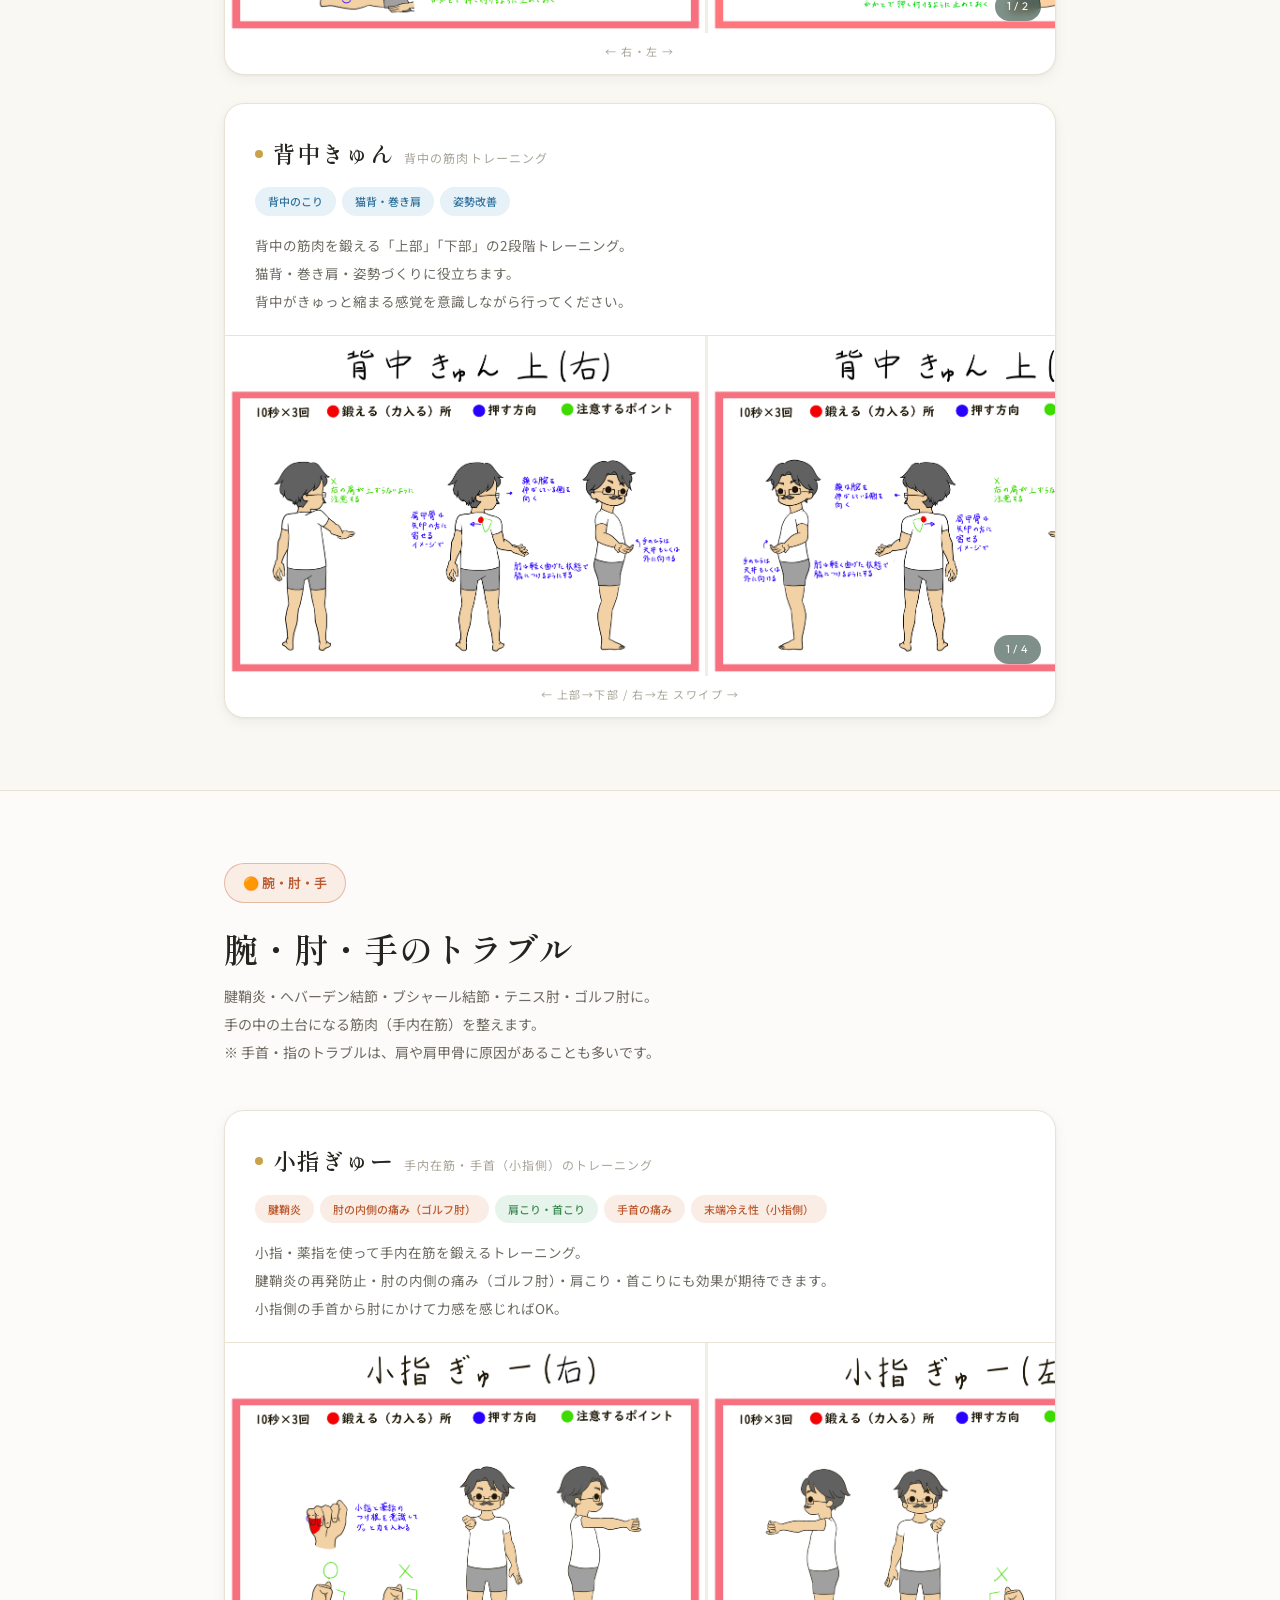
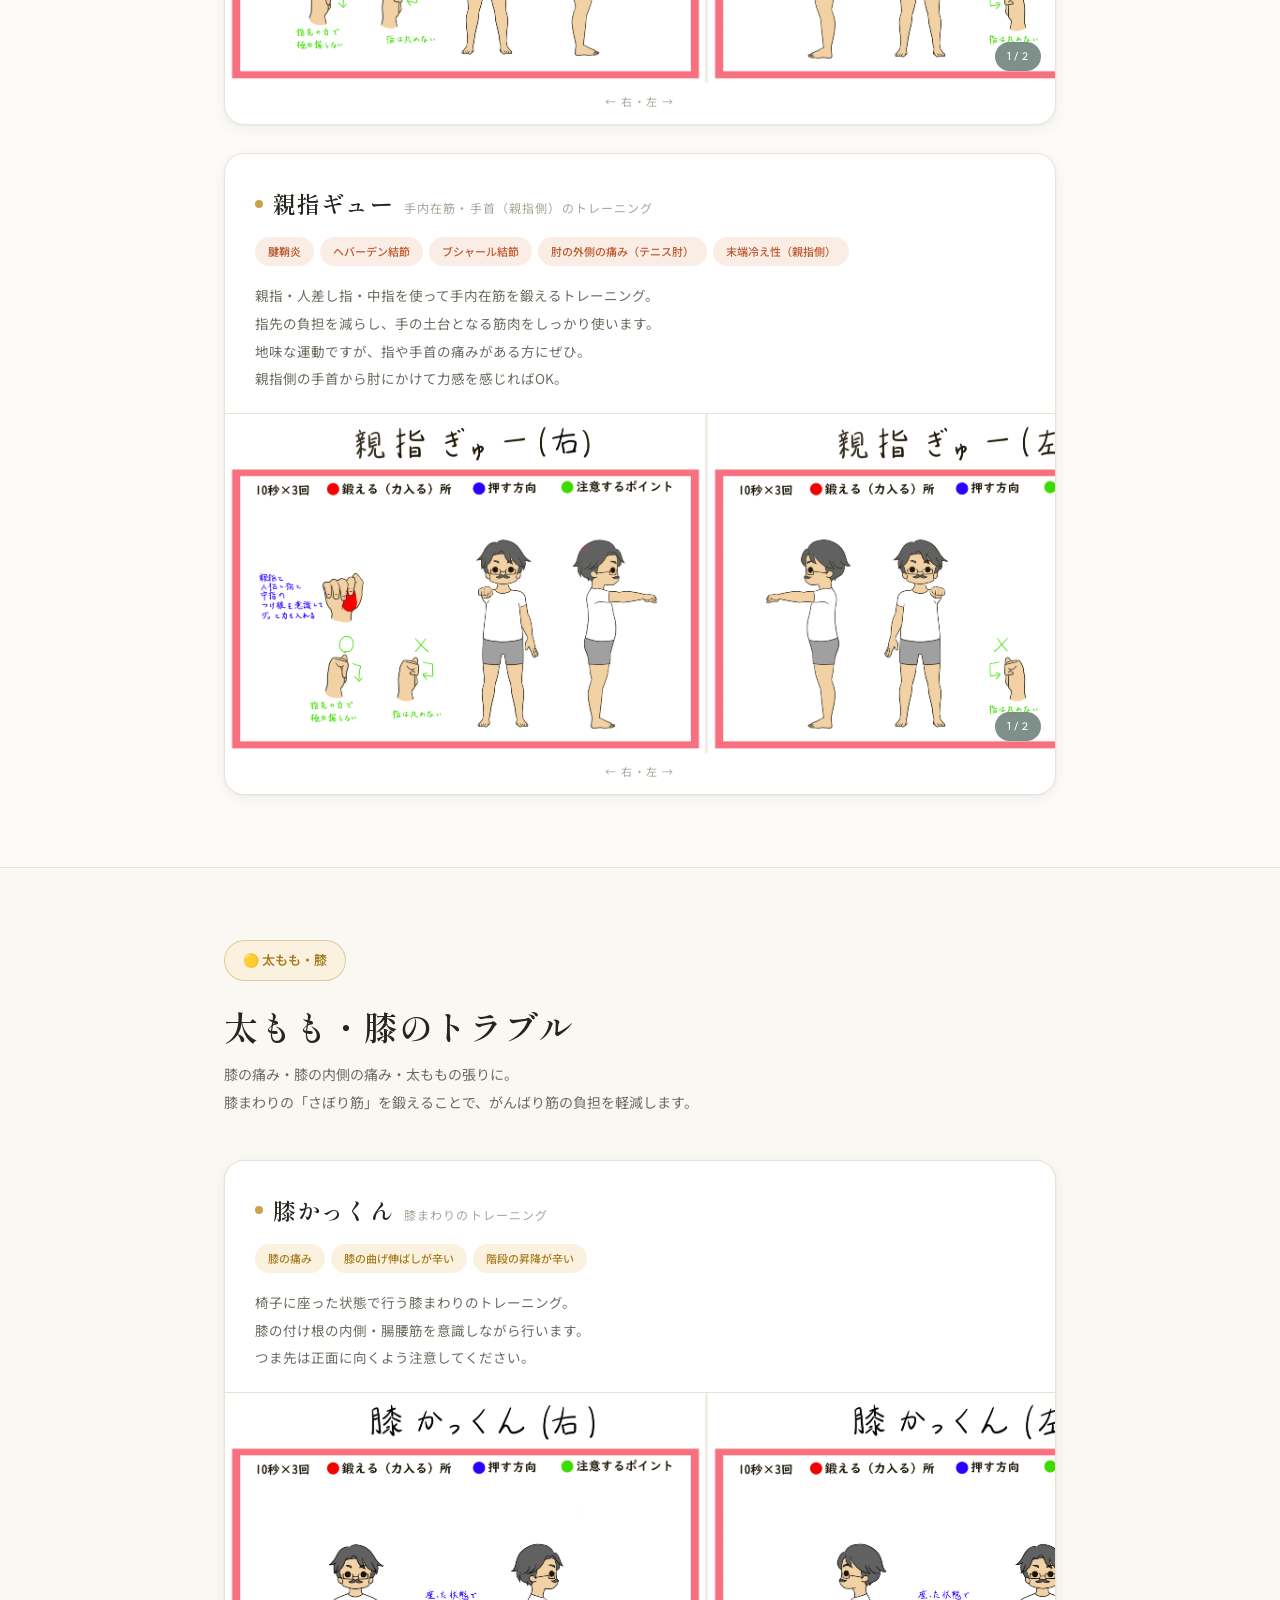
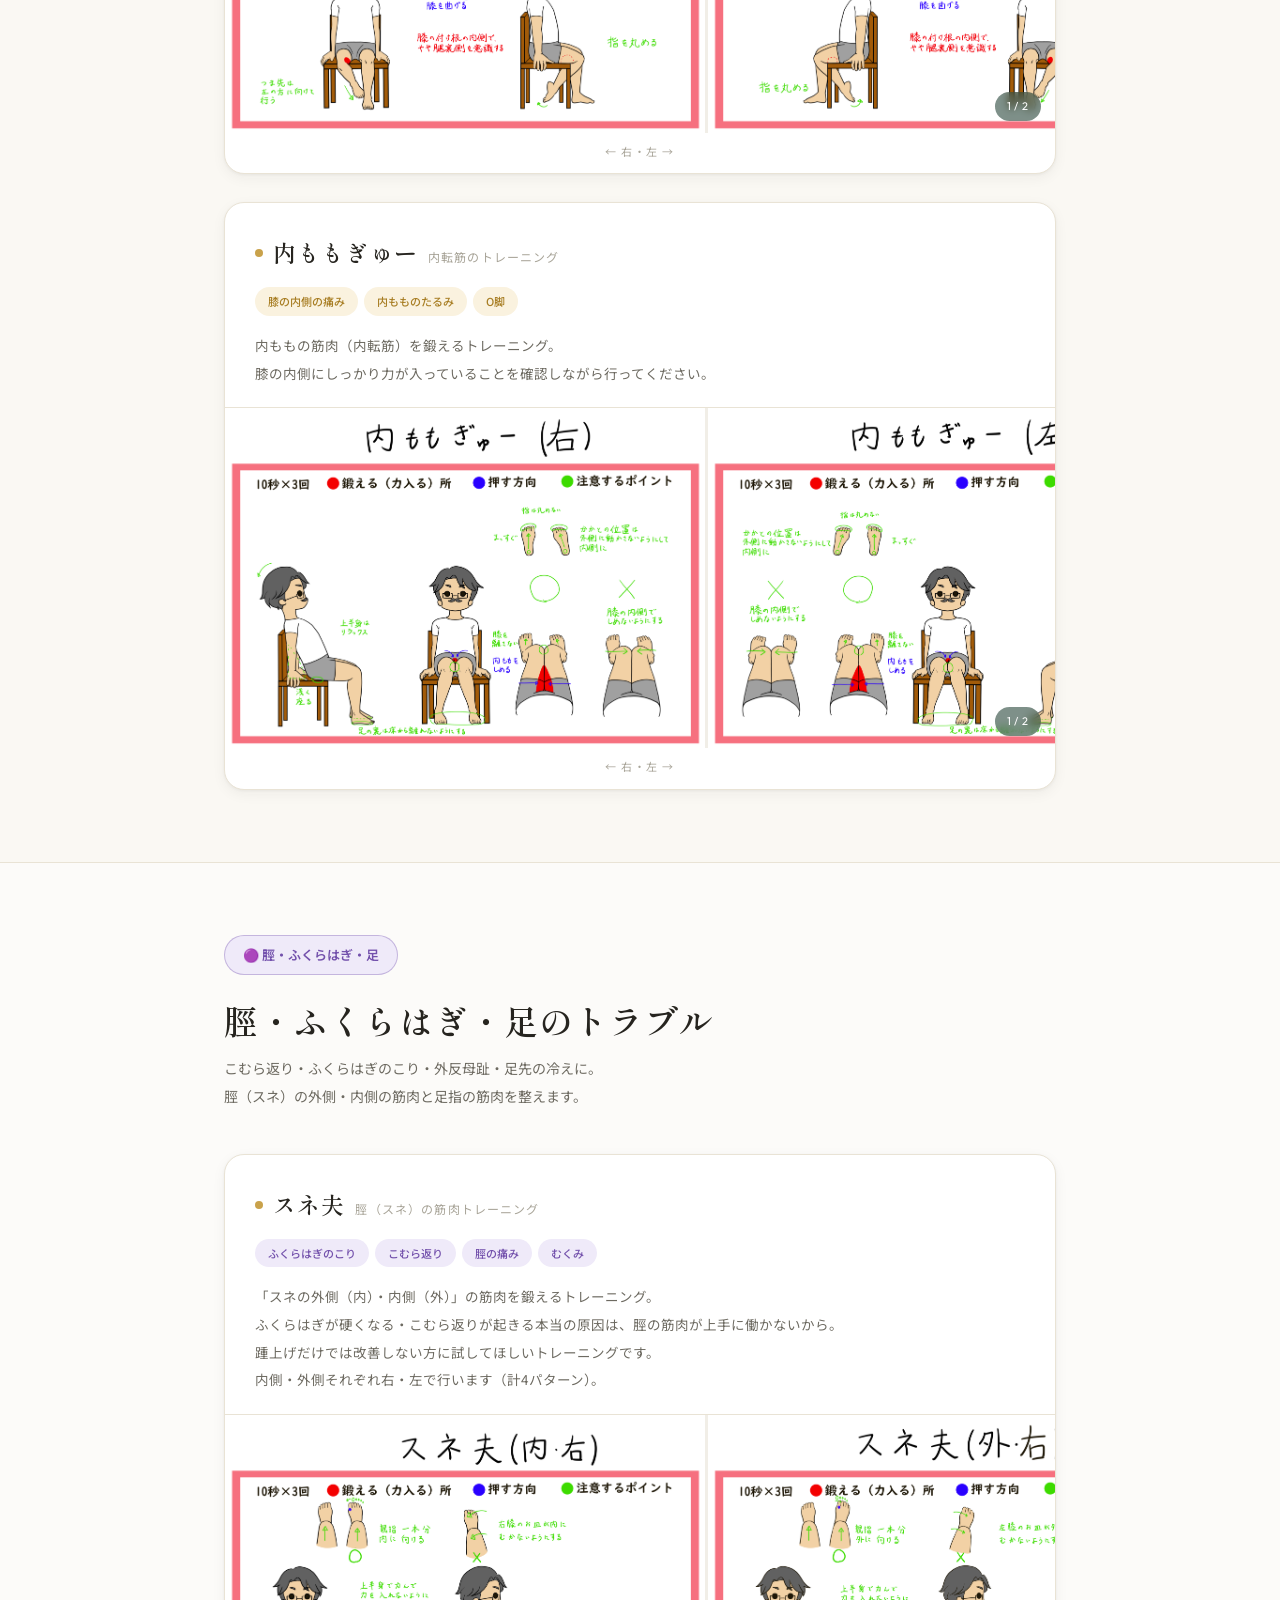
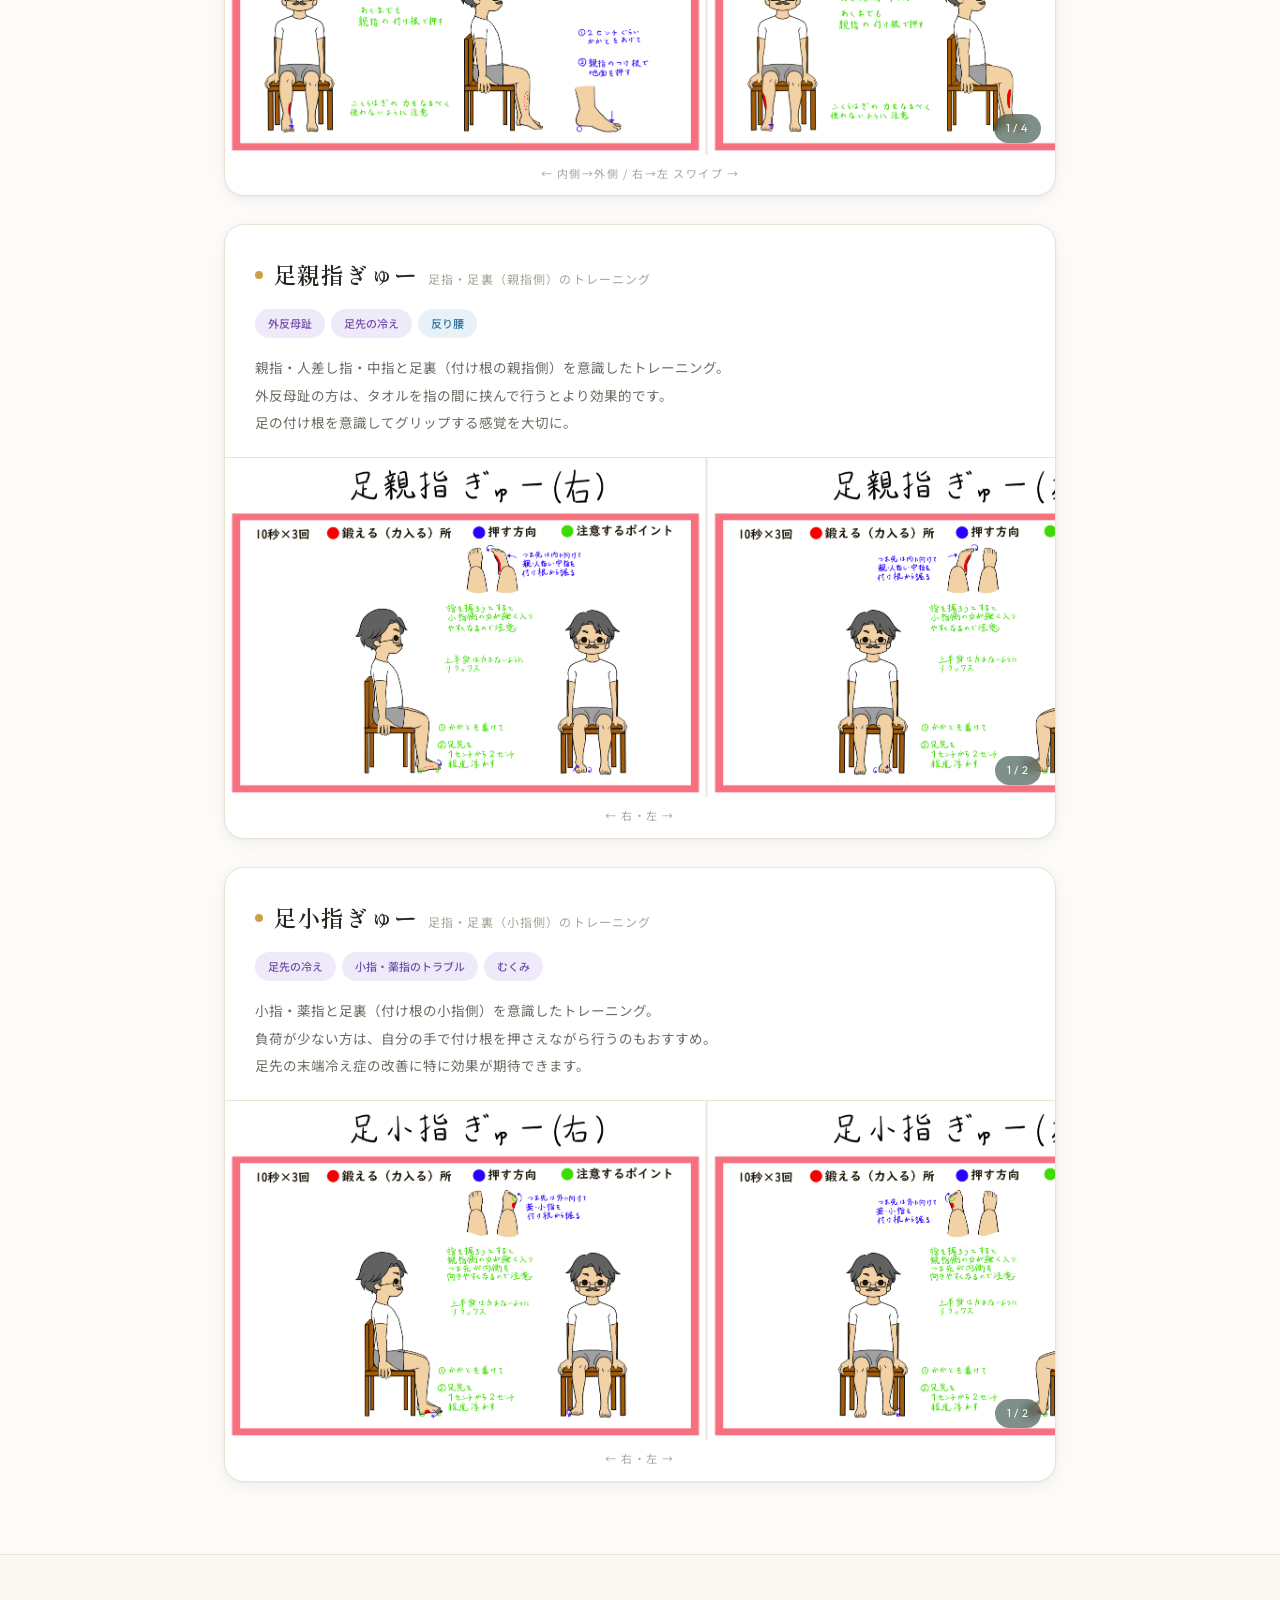
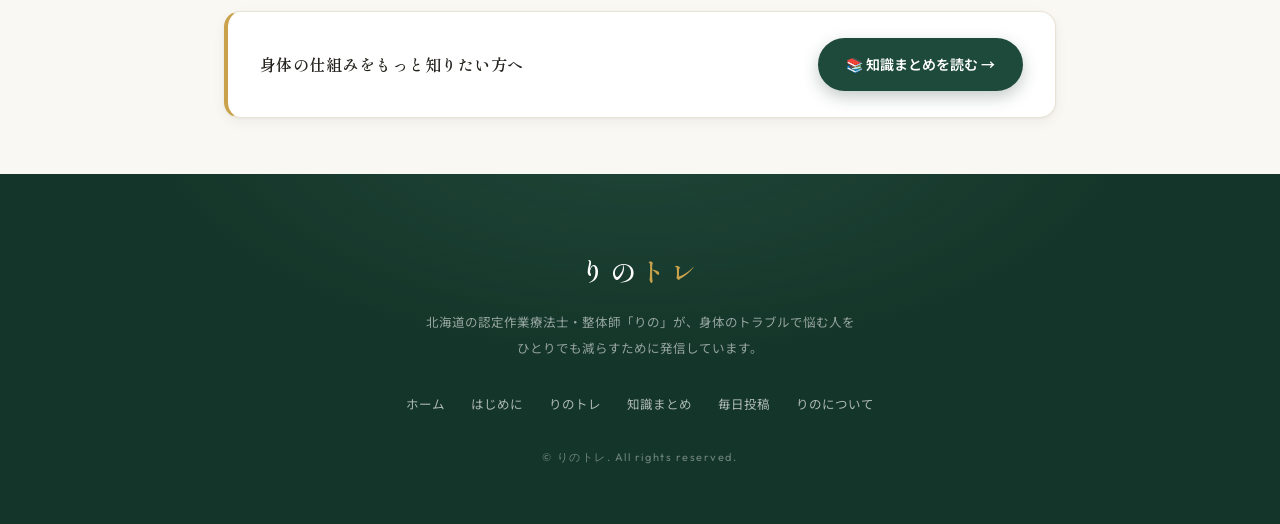
<file: exercises.html>
<!DOCTYPE html>
<html lang="ja">
<head>
  <meta charset="UTF-8">
  <meta name="viewport" content="width=device-width, initial-scale=1.0">
  <title>りのトレ一覧｜りのトレ</title>
  <meta name="description" content="部位・症状別のオリジナル自主トレ15種。首・肩、腰・背中、腕・肘・手、太もも・膝、脛・足のトラブルに。">
  <link rel="preconnect" href="https://fonts.googleapis.com">
  <link rel="preconnect" href="https://fonts.gstatic.com" crossorigin>
  <link href="https://fonts.googleapis.com/css2?family=Noto+Sans+JP:wght@300;400;500;600;700&family=Outfit:wght@400;600;700&family=Shippori+Mincho:wght@500;600;700&display=swap" rel="stylesheet">
  <meta name="theme-color" content="#1E4A3C">
  <link rel="stylesheet" href="style.css">
</head>
<body>

<div id="scroll-progress"></div>

<!-- ─── NAVBAR ─── -->
<nav id="navbar">
  <div class="nav-inner">
    <a href="index.html" class="nav-logo">
      <img src="profile.jpg" alt="りのさん" class="nav-icon">
      <span><strong>りの@北海道の整体師</strong><small class="nav-logo-sub">認定作業療法士</small></span>
    </a>
    <button class="nav-toggle" id="navToggle" aria-label="メニュー">
      <span></span><span></span><span></span>
    </button>
    <ul class="nav-links" id="navLinks">
      <li><a href="index.html">ホーム</a></li>
      <li><a href="intro.html">はじめに</a></li>
      <li><a href="exercises.html" class="current">りのトレ</a></li>
      <li><a href="knowledge.html">知識まとめ</a></li>
      <li><a href="posts.html">毎日投稿</a></li>
      <li><a href="about.html">りのについて</a></li>
    </ul>
  </div>
</nav>

<!-- ─── PAGE HERO ─── -->
<header class="page-hero">
  <div class="container">
    <span class="section-tag">Exercises</span>
    <h1 class="page-hero-title">りのトレ<em>一覧</em></h1>
    <p class="page-hero-desc">部位・症状別のオリジナル自主トレ。基本は「10秒×3回」。<br>症状名（例：反り腰、腱鞘炎、五十肩）でも検索できます。</p>
  </div>
</header>

<!-- ─── 始める前に ─── -->
<section id="before-start" class="before-sec">
  <div class="container">
    <span class="section-tag">Before You Start</span>
    <h2 class="section-title">りのトレを始める前に<br><em>大切な3つのこと</em></h2>
    <p class="section-desc">
      りのトレを正しく活用するために、まずこの3つを知っておいてください。
    </p>

    <!-- ① 姿勢タイプ -->
    <div class="before-block">
      <div class="before-num">01</div>
      <h3 class="before-title">自分の姿勢タイプを知ろう</h3>
      <p class="before-text">
        姿勢にはタイプがあり、タイプによって「さぼり筋」が違います。
        まず自分がどのタイプかを知ることが、正しいトレーニング選びの第一歩です。
        がむしゃらに鍛えるのではなく、<strong>自分のタイプに合った運動</strong>を選ぶことが大切です。
      </p>
      <div class="posture-grid">
        <div class="posture-card posture-maru">
          <span class="posture-icon">🔵</span>
          <p class="posture-name">まる腰（受け腰）</p>
          <p class="posture-eg">長時間座り仕事・股関節・膝関節が曲がりがちな方</p>
          <div class="posture-detail">
            <span class="pd-label">さぼりやすい筋肉</span>
            <span class="pd-val">腹横筋・内側ハムストリング</span>
          </div>
          <div class="posture-rec">おすすめ → <strong>涅槃（腹横筋トレーニング）</strong></div>
        </div>
        <div class="posture-card posture-sori">
          <span class="posture-icon">🟡</span>
          <p class="posture-name">反り腰</p>
          <p class="posture-eg">腰が前に反りがちな方・妊娠・出産経験がある方</p>
          <div class="posture-detail">
            <span class="pd-label">さぼりやすい筋肉</span>
            <span class="pd-val">腸腰筋・後脛骨筋・足内在筋</span>
          </div>
          <div class="posture-rec">おすすめ → <strong>すりすり（腸腰筋トレーニング）</strong></div>
        </div>
      </div>
      <p class="posture-note">
        ※ 上半身にも「まき肩・いかり肩」「手首の内まき・外まき」などタイプがあります。
        どの部位も自分のタイプを意識しながら、自分に合ったトレーニングを選んでください。
      </p>
    </div>

    <!-- ② 回復の過程 -->
    <div class="before-block">
      <div class="before-num">02</div>
      <h3 class="before-title">症状は「波がありながら」改善していく</h3>
      <p class="before-text">
        症状の回復はS&P500のチャートと同じです。上がったり下がったりを繰り返しながら、
        右肩上がりに改善していきます。一時的に悪くなる日があっても、
        <strong>それは後退ではなく、回復の過程</strong>です。
      </p>
      <div class="recovery-visual">
        <div class="rv-row">
          <span class="rv-label-good">良</span>
          <span class="rv-arrow">↑</span>
        </div>
        <div class="rv-chart">〜 ／＼／￣＼／￣￣＼／￣￣￣↗</div>
        <div class="rv-row">
          <span class="rv-label-bad">悪</span>
          <span class="rv-timeline">── 時間経過 ──→</span>
        </div>
        <p class="rv-caption">波を繰り返しながら、右肩上がりに回復していく</p>
      </div>
      <div class="key-msg" style="margin-top:16px">
        💡 <strong>整体 × 自主トレの継続がカギ。</strong>
        一時的に楽になっても、さぼり筋のトレーニングを続けることで根本から改善していきます。
        調子が悪い日もあきらめず継続してください。
      </div>
    </div>

    <!-- ③ 継続 -->
    <div class="before-block">
      <div class="before-num">03</div>
      <h3 class="before-title">正しいことをコツコツ毎日続けることが大切</h3>
      <p class="before-text">
        りのトレは「10秒×3回」で、毎日の生活に無理なく組み込めるように設計されています。
        副業と同じで、最初は効果を感じにくくても、<strong>コツコツ続けた先に大きな変化が生まれます。</strong>
        焦らず、まず「今日もできた」を積み重ねてください。
      </p>
      <div class="key-msg">
        💡 <strong>ストレッチ＋さぼり筋トレが最適解。</strong>
        ストレッチは一時的な効果はありますが、さぼり筋を鍛えなければ根本改善にはなりません。
        りのトレ（さぼり筋トレ）＋ストレッチの組み合わせが最も効果的です。
      </div>
    </div>

  </div>
</section>

<!-- ─── 注意事項 ─── -->
<section class="warning-sec">
  <div class="container">
    <div class="warning-box">
      <p class="warning-title">⚠️ ご確認ください</p>
      <ul class="warning-list">
        <li>トレーニング中・後に痛みが出る場合は、すぐに中止してください</li>
        <li>症状が強い場合や不安がある場合は、必ず医療機関を受診してください</li>
        <li>どんな運動でも、身体の反応を確認しながら慎重に行ってください</li>
        <li>このページの情報は医学的な治療・診断を代替するものではありません</li>
        <li>大きな病気が潜んでいる可能性もあるため、病院への定期受診をおすすめします</li>
      </ul>
    </div>
  </div>
</section>

<!-- ─── SEARCH & FILTER ─── -->
<section id="search-section">
  <div class="container">
    <div class="search-box">
      <svg width="18" height="18" viewBox="0 0 24 24" fill="none" stroke="currentColor" stroke-width="2"><circle cx="11" cy="11" r="8"/><path d="m21 21-4.35-4.35"/></svg>
      <input type="text" id="searchInput" placeholder="例：反り腰、腱鞘炎、膝、五十肩...">
      <button id="searchClear" class="search-clear">✕</button>
    </div>
    <div class="search-result-info" id="searchResultInfo"></div>
  </div>
</section>

<!-- ─── STICKY CATEGORY NAV ─── -->
<nav class="cat-nav" id="cat-nav">
  <div class="cat-nav-inner">
    <a href="#shoulder"  class="cat-link" data-id="shoulder">🟢 首・肩</a>
    <a href="#back"      class="cat-link" data-id="back">🔵 腰・背中</a>
    <a href="#hand"      class="cat-link" data-id="hand">🟠 腕・肘・手</a>
    <a href="#knee"      class="cat-link" data-id="knee">🟡 太もも・膝</a>
    <a href="#foot"      class="cat-link" data-id="foot">🟣 脛・足</a>
    <a href="knowledge.html" class="cat-link" data-id="knowledge">📚 知識まとめ</a>
  </div>
</nav>

<!-- ══════════════════════════════
     EXERCISE SECTIONS
══════════════════════════════ -->

<!-- ─── 首・肩 ─── -->
<section id="shoulder" class="ex-sec" data-section-cat="shoulder">
  <div class="container">
    <div class="ex-sec-header">
      <span class="cat-pill shoulder">🟢 首・肩</span>
    </div>
    <h2 class="ex-sec-title">首・肩のトラブル</h2>
    <p class="ex-sec-sub">
      肩こり・五十肩・首こり・巻き肩に。<br>
      肩甲骨周りのインナーマッスルを整えます。
    </p>

    <div class="ex-cards">

      <div class="ex-card" data-cat="shoulder" data-search="おばけ 肩 首 肩こり 首こり 五十肩 肩甲骨">
        <div class="ex-card-body">
          <p class="ex-name">おばけ<span class="ex-name-sub">肩・首まわりのトレーニング</span></p>
          <div class="ex-tags">
            <span class="ex-tag shoulder">肩こり</span>
            <span class="ex-tag shoulder">首こり</span>
            <span class="ex-tag shoulder">五十肩</span>
          </div>
          <p class="ex-desc">
            A→B→Cの3ステップで行う肩・首まわりのトレーニング。<br>
            右・左それぞれ行います。肩に力感を感じられるか確認しながら行ってください。
          </p>
        </div>
        <div class="img-slider">
          <div class="img-track" id="slider-obake">
            <img src="upper/obake-a-r.png" alt="おばけ A 右">
            <img src="upper/obake-a-l.png" alt="おばけ A 左">
            <img src="upper/obake-b-r.png" alt="おばけ B 右">
            <img src="upper/obake-b-l.png" alt="おばけ B 左">
            <img src="upper/obake-c-r.png" alt="おばけ C 右">
            <img src="upper/obake-c-l.png" alt="おばけ C 左">
          </div>
          <span class="img-count">6枚</span>
        </div>
        <p class="swipe-hint">← A→B→C の順にスワイプ →</p>
      </div>

      <div class="ex-card" data-cat="shoulder" data-search="つる 肩甲骨 肩こり 肩甲骨のこり 背中の張り">
        <div class="ex-card-body">
          <p class="ex-name">つる<span class="ex-name-sub">肩甲骨まわりのトレーニング</span></p>
          <div class="ex-tags">
            <span class="ex-tag shoulder">肩こり</span>
            <span class="ex-tag shoulder">肩甲骨のこり</span>
            <span class="ex-tag back">背中の張り</span>
          </div>
          <p class="ex-desc">
            肩甲骨まわりを鍛える3ステップのトレーニング。<br>
            肩甲骨が内側に引き寄せられる感覚を意識しながら行ってください。
          </p>
        </div>
        <div class="img-slider">
          <div class="img-track" id="slider-tsuru">
            <img src="upper/tsuru-a-r.png" alt="つる A 右">
            <img src="upper/tsuru-a-l.png" alt="つる A 左">
            <img src="upper/tsuru-b-r.png" alt="つる B 右">
            <img src="upper/tsuru-b-l.png" alt="つる B 左">
            <img src="upper/tsuru-c-r.png" alt="つる C 右">
            <img src="upper/tsuru-c-l.png" alt="つる C 左">
          </div>
          <span class="img-count">6枚</span>
        </div>
        <p class="swipe-hint">← A→B→C の順にスワイプ →</p>
      </div>

      <div class="ex-card" data-cat="shoulder" data-search="ふりそでぎゅー ふりそで 腕 肩こり 巻き肩 二の腕のたるみ 上腕">
        <div class="ex-card-body">
          <p class="ex-name">ふりそでぎゅー<span class="ex-name-sub">腕・肩のトレーニング</span></p>
          <div class="ex-tags">
            <span class="ex-tag shoulder">肩こり</span>
            <span class="ex-tag shoulder">巻き肩</span>
            <span class="ex-tag shoulder">二の腕のたるみ</span>
          </div>
          <p class="ex-desc">
            腕・肩まわりを整えるトレーニング。<br>
            「ふりそで」の部分（二の腕の裏）にしっかり力が入っているか確認しながら行ってください。
          </p>
        </div>
        <div class="img-slider">
          <div class="img-track" id="slider-furisode">
            <img src="upper/furisode-r.png" alt="ふりそでぎゅー 右">
            <img src="upper/furisode-l.png" alt="ふりそでぎゅー 左">
            <img src="upper/furisode-r2.png" alt="ふりそでぎゅー（別アングル）">
          </div>
          <span class="img-count">3枚</span>
        </div>
        <p class="swipe-hint">← 右・左・アングル別 →</p>
      </div>

      <div class="ex-card" data-cat="shoulder" data-search="肩ぽわん 肩インナーマッスル 五十肩 肩こり 肩の動かしにくさ 肩関節周囲炎">
        <div class="ex-card-body">
          <p class="ex-name">肩ぽわん<span class="ex-name-sub">肩インナーマッスルのトレーニング</span></p>
          <div class="ex-tags">
            <span class="ex-tag shoulder">五十肩</span>
            <span class="ex-tag shoulder">肩こり</span>
            <span class="ex-tag shoulder">肩の動かしにくさ</span>
          </div>
          <p class="ex-desc">
            五十肩（肩関節周囲炎）の改善に重要な肩インナーマッスルのトレーニング。<br>
            手のひらの特定の点を押しながら行います。<br>
            肩関節がスムーズに動くよう、じんわり意識しながら行ってください。
          </p>
        </div>
        <div class="img-slider">
          <div class="img-track" id="slider-katapown">
            <img src="upper/katapown-r.png" alt="肩ぽわん 右">
            <img src="upper/katapown-l.png" alt="肩ぽわん 左">
          </div>
          <span class="img-count">2枚</span>
        </div>
        <p class="swipe-hint">← 右・左 →</p>
      </div>

      <div class="ex-card" data-cat="shoulder" data-search="脇がち 脇 肩こり 脇まわりのこり 姿勢改善">
        <div class="ex-card-body">
          <p class="ex-name">脇がち<span class="ex-name-sub">脇・肩まわりのトレーニング</span></p>
          <div class="ex-tags">
            <span class="ex-tag shoulder">肩こり</span>
            <span class="ex-tag shoulder">脇まわりのこり</span>
            <span class="ex-tag shoulder">姿勢改善</span>
          </div>
          <p class="ex-desc">
            脇・肩まわりを鍛えるトレーニング。<br>
            脇の下から肩にかけて力が入っていることを確認しながら行ってください。
          </p>
        </div>
        <div class="img-slider">
          <div class="img-track" id="slider-wakigachi">
            <img src="upper/wakigachi-r.png" alt="脇がち 右">
            <img src="upper/wakigachi-l.png" alt="脇がち 左">
          </div>
          <span class="img-count">2枚</span>
        </div>
        <p class="swipe-hint">← 右・左 →</p>
      </div>

    </div>
  </div>
</section>

<!-- ─── 腰・背中 ─── -->
<section id="back" class="ex-sec" data-section-cat="back">
  <div class="container">
    <div class="ex-sec-header">
      <span class="cat-pill back">🔵 腰・背中</span>
    </div>
    <h2 class="ex-sec-title">腰・背中のトラブル</h2>
    <p class="ex-sec-sub">
      腰痛・反り腰・丸腰・背中のこり・姿勢改善に。<br>
      「さぼりやすい」腹横筋・腸腰筋・背中の筋肉を鍛えます。
    </p>

    <div class="ex-cards">

      <div class="ex-card" data-cat="back" data-search="涅槃 ねはん 腹横筋 腰痛 丸腰 猫背腰 座っていると腰が痛い 膝の内側 脛の内側 排尿コントロール">
        <div class="ex-card-body">
          <p class="ex-name">涅槃（ねはん）<span class="ex-name-sub">腹横筋トレーニング</span></p>
          <div class="ex-tags">
            <span class="ex-tag back">腰痛</span>
            <span class="ex-tag back">丸腰・猫背腰</span>
            <span class="ex-tag back">座っていると腰が痛い</span>
            <span class="ex-tag back">膝の内側の痛み</span>
            <span class="ex-tag back">脛の内側の痛み</span>
            <span class="ex-tag back">排尿コントロール</span>
          </div>
          <p class="ex-desc">
            内臓の位置を正常に保ち、姿勢を支える「腹横筋」のトレーニング。<br>
            丸腰（腰が丸くなって膝も曲がった姿勢）の方に特におすすめ。<br>
            右・左それぞれ行います。股関節から腸骨にかけて力を感じればOK。<br>
            太ももが上がらないように注意しながら行ってください。
          </p>
        </div>
        <div class="img-slider">
          <div class="img-track" id="slider-nehan">
            <img src="upper/nehan-r-a.png" alt="涅槃 右 ステップA">
            <img src="upper/nehan-r-b.png" alt="涅槃 右 ステップB">
            <img src="upper/nehan-l-a.png" alt="涅槃 左 ステップA">
            <img src="upper/nehan-l-b.png" alt="涅槃 左 ステップB">
          </div>
          <span class="img-count">4枚</span>
        </div>
        <p class="swipe-hint">← スワイプでステップを確認 →</p>
      </div>

      <div class="ex-card" data-cat="back" data-search="すりすり 腸腰筋 反り腰 腰痛 仙腸関節炎 胃下垂 膝の痛み 排尿">
        <div class="ex-card-body">
          <p class="ex-name">すりすり<span class="ex-name-sub">腸腰筋トレーニング</span></p>
          <div class="ex-tags">
            <span class="ex-tag back">反り腰</span>
            <span class="ex-tag back">腰痛（仙腸関節炎）</span>
            <span class="ex-tag back">胃下垂</span>
            <span class="ex-tag knee">膝の痛み</span>
            <span class="ex-tag back">排尿コントロール</span>
          </div>
          <p class="ex-desc">
            腰骨から股関節をつなぐ大切な筋肉「腸腰筋」のトレーニング。<br>
            反り腰の方・胃下垂の方に特に効果が期待できます。<br>
            股関節の付け根に力感（使っている感じ）があればOK。<br>
            太ももの前側や外側に力が入る場合は中止し、別の方法が必要です。
          </p>
        </div>
        <div class="img-slider">
          <div class="img-track" id="slider-surisuri">
            <img src="lower/surisuri-r.png" alt="すりすり 右">
            <img src="lower/surisuri-l.png" alt="すりすり 左">
          </div>
          <span class="img-count">2枚</span>
        </div>
        <p class="swipe-hint">← 右・左 →</p>
      </div>

      <div class="ex-card" data-cat="back" data-search="背中きゅん 背中 筋肉 背中のこり 猫背 巻き肩 姿勢改善">
        <div class="ex-card-body">
          <p class="ex-name">背中きゅん<span class="ex-name-sub">背中の筋肉トレーニング</span></p>
          <div class="ex-tags">
            <span class="ex-tag back">背中のこり</span>
            <span class="ex-tag back">猫背・巻き肩</span>
            <span class="ex-tag back">姿勢改善</span>
          </div>
          <p class="ex-desc">
            背中の筋肉を鍛える「上部」「下部」の2段階トレーニング。<br>
            猫背・巻き肩・姿勢づくりに役立ちます。<br>
            背中がきゅっと縮まる感覚を意識しながら行ってください。
          </p>
        </div>
        <div class="img-slider">
          <div class="img-track" id="slider-senakakyun">
            <img src="upper/senakakyun-top-r.png" alt="背中きゅん 上 右">
            <img src="upper/senakakyun-top-l.png" alt="背中きゅん 上 左">
            <img src="upper/senakakyun-bot-r.png" alt="背中きゅん 下 右">
            <img src="upper/senakakyun-bot-l.png" alt="背中きゅん 下 左">
          </div>
          <span class="img-count">4枚</span>
        </div>
        <p class="swipe-hint">← 上部→下部 / 右→左 スワイプ →</p>
      </div>

    </div>
  </div>
</section>

<!-- ─── 腕・肘・手 ─── -->
<section id="hand" class="ex-sec" data-section-cat="hand">
  <div class="container">
    <div class="ex-sec-header">
      <span class="cat-pill hand">🟠 腕・肘・手</span>
    </div>
    <h2 class="ex-sec-title">腕・肘・手のトラブル</h2>
    <p class="ex-sec-sub">
      腱鞘炎・へバーデン結節・ブシャール結節・テニス肘・ゴルフ肘に。<br>
      手の中の土台になる筋肉（手内在筋）を整えます。<br>
      ※ 手首・指のトラブルは、肩や肩甲骨に原因があることも多いです。
    </p>

    <div class="ex-cards">

      <div class="ex-card" data-cat="hand" data-search="小指ぎゅー 手内在筋 手首 腱鞘炎 肘の内側 ゴルフ肘 肩こり 首こり 末端冷え性">
        <div class="ex-card-body">
          <p class="ex-name">小指ぎゅー<span class="ex-name-sub">手内在筋・手首（小指側）のトレーニング</span></p>
          <div class="ex-tags">
            <span class="ex-tag hand">腱鞘炎</span>
            <span class="ex-tag hand">肘の内側の痛み（ゴルフ肘）</span>
            <span class="ex-tag shoulder">肩こり・首こり</span>
            <span class="ex-tag hand">手首の痛み</span>
            <span class="ex-tag hand">末端冷え性（小指側）</span>
          </div>
          <p class="ex-desc">
            小指・薬指を使って手内在筋を鍛えるトレーニング。<br>
            腱鞘炎の再発防止・肘の内側の痛み（ゴルフ肘）・肩こり・首こりにも効果が期待できます。<br>
            小指側の手首から肘にかけて力感を感じればOK。
          </p>
        </div>
        <div class="img-slider">
          <div class="img-track" id="slider-kogyu">
            <img src="upper/kogyu-r.png" alt="小指ぎゅー 右">
            <img src="upper/kogyu-l.png" alt="小指ぎゅー 左">
          </div>
          <span class="img-count">2枚</span>
        </div>
        <p class="swipe-hint">← 右・左 →</p>
      </div>

      <div class="ex-card" data-cat="hand" data-search="親指ギュー 手内在筋 手首 腱鞘炎 ヘバーデン結節 ブシャール結節 テニス肘 肘の外側 末端冷え性">
        <div class="ex-card-body">
          <p class="ex-name">親指ギュー<span class="ex-name-sub">手内在筋・手首（親指側）のトレーニング</span></p>
          <div class="ex-tags">
            <span class="ex-tag hand">腱鞘炎</span>
            <span class="ex-tag hand">ヘバーデン結節</span>
            <span class="ex-tag hand">ブシャール結節</span>
            <span class="ex-tag hand">肘の外側の痛み（テニス肘）</span>
            <span class="ex-tag hand">末端冷え性（親指側）</span>
          </div>
          <p class="ex-desc">
            親指・人差し指・中指を使って手内在筋を鍛えるトレーニング。<br>
            指先の負担を減らし、手の土台となる筋肉をしっかり使います。<br>
            地味な運動ですが、指や手首の痛みがある方にぜひ。<br>
            親指側の手首から肘にかけて力感を感じればOK。
          </p>
        </div>
        <div class="img-slider">
          <div class="img-track" id="slider-oyagyu">
            <img src="upper/oyagyu-r.png" alt="親指ギュー 右">
            <img src="upper/oyagyu-l.png" alt="親指ぎゅー 左">
          </div>
          <span class="img-count">2枚</span>
        </div>
        <p class="swipe-hint">← 右・左 →</p>
      </div>

    </div>
  </div>
</section>

<!-- ─── 太もも・膝 ─── -->
<section id="knee" class="ex-sec" data-section-cat="knee">
  <div class="container">
    <div class="ex-sec-header">
      <span class="cat-pill knee">🟡 太もも・膝</span>
    </div>
    <h2 class="ex-sec-title">太もも・膝のトラブル</h2>
    <p class="ex-sec-sub">
      膝の痛み・膝の内側の痛み・太ももの張りに。<br>
      膝まわりの「さぼり筋」を鍛えることで、がんばり筋の負担を軽減します。
    </p>

    <div class="ex-cards">

      <div class="ex-card" data-cat="knee" data-search="膝かっくん 膝 膝の痛み 膝の曲げ伸ばし 階段 腸腰筋">
        <div class="ex-card-body">
          <p class="ex-name">膝かっくん<span class="ex-name-sub">膝まわりのトレーニング</span></p>
          <div class="ex-tags">
            <span class="ex-tag knee">膝の痛み</span>
            <span class="ex-tag knee">膝の曲げ伸ばしが辛い</span>
            <span class="ex-tag knee">階段の昇降が辛い</span>
          </div>
          <p class="ex-desc">
            椅子に座った状態で行う膝まわりのトレーニング。<br>
            膝の付け根の内側・腸腰筋を意識しながら行います。<br>
            つま先は正面に向くよう注意してください。
          </p>
        </div>
        <div class="img-slider">
          <div class="img-track" id="slider-hizakkakkun">
            <img src="lower/hizakkakkun-r.png" alt="膝かっくん 右">
            <img src="lower/hizakkakkun-l.png" alt="膝かっくん 左">
          </div>
          <span class="img-count">2枚</span>
        </div>
        <p class="swipe-hint">← 右・左 →</p>
      </div>

      <div class="ex-card" data-cat="knee" data-search="内ももぎゅー 内転筋 膝の内側の痛み 内もものたるみ O脚">
        <div class="ex-card-body">
          <p class="ex-name">内ももぎゅー<span class="ex-name-sub">内転筋のトレーニング</span></p>
          <div class="ex-tags">
            <span class="ex-tag knee">膝の内側の痛み</span>
            <span class="ex-tag knee">内もものたるみ</span>
            <span class="ex-tag knee">O脚</span>
          </div>
          <p class="ex-desc">
            内ももの筋肉（内転筋）を鍛えるトレーニング。<br>
            膝の内側にしっかり力が入っていることを確認しながら行ってください。
          </p>
        </div>
        <div class="img-slider">
          <div class="img-track" id="slider-uchimomo">
            <img src="lower/uchimomo-r.png" alt="内ももぎゅー 右">
            <img src="lower/uchimomo-l.png" alt="内ももぎゅー 左">
          </div>
          <span class="img-count">2枚</span>
        </div>
        <p class="swipe-hint">← 右・左 →</p>
      </div>

    </div>
  </div>
</section>

<!-- ─── 脛・足 ─── -->
<section id="foot" class="ex-sec" data-section-cat="foot">
  <div class="container">
    <div class="ex-sec-header">
      <span class="cat-pill foot">🟣 脛・ふくらはぎ・足</span>
    </div>
    <h2 class="ex-sec-title">脛・ふくらはぎ・足のトラブル</h2>
    <p class="ex-sec-sub">
      こむら返り・ふくらはぎのこり・外反母趾・足先の冷えに。<br>
      脛（スネ）の外側・内側の筋肉と足指の筋肉を整えます。
    </p>

    <div class="ex-cards">

      <div class="ex-card" data-cat="foot" data-search="スネ夫 脛 スネ ふくらはぎのこり こむら返り 脛の痛み むくみ">
        <div class="ex-card-body">
          <p class="ex-name">スネ夫<span class="ex-name-sub">脛（スネ）の筋肉トレーニング</span></p>
          <div class="ex-tags">
            <span class="ex-tag foot">ふくらはぎのこり</span>
            <span class="ex-tag foot">こむら返り</span>
            <span class="ex-tag foot">脛の痛み</span>
            <span class="ex-tag foot">むくみ</span>
          </div>
          <p class="ex-desc">
            「スネの外側（内）・内側（外）」の筋肉を鍛えるトレーニング。<br>
            ふくらはぎが硬くなる・こむら返りが起きる本当の原因は、脛の筋肉が上手に働かないから。<br>
            踵上げだけでは改善しない方に試してほしいトレーニングです。<br>
            内側・外側それぞれ右・左で行います（計4パターン）。
          </p>
        </div>
        <div class="img-slider">
          <div class="img-track" id="slider-suneo">
            <img src="lower/suneo-in-r.png" alt="スネ夫 内側 右">
            <img src="lower/suneo-out-r.png" alt="スネ夫 外側 右">
            <img src="lower/suneo-in-l.png" alt="スネ夫 内側 左">
            <img src="lower/suneo-out-l.png" alt="スネ夫 外側 左">
          </div>
          <span class="img-count">4枚</span>
        </div>
        <p class="swipe-hint">← 内側→外側 / 右→左 スワイプ →</p>
      </div>

      <div class="ex-card" data-cat="foot" data-search="足親指ぎゅー 足指 足裏 外反母趾 足先の冷え 反り腰">
        <div class="ex-card-body">
          <p class="ex-name">足親指ぎゅー<span class="ex-name-sub">足指・足裏（親指側）のトレーニング</span></p>
          <div class="ex-tags">
            <span class="ex-tag foot">外反母趾</span>
            <span class="ex-tag foot">足先の冷え</span>
            <span class="ex-tag back">反り腰</span>
          </div>
          <p class="ex-desc">
            親指・人差し指・中指と足裏（付け根の親指側）を意識したトレーニング。<br>
            外反母趾の方は、タオルを指の間に挟んで行うとより効果的です。<br>
            足の付け根を意識してグリップする感覚を大切に。
          </p>
        </div>
        <div class="img-slider">
          <div class="img-track" id="slider-ashioya">
            <img src="lower/ashioya-r.png" alt="足親指ぎゅー 右">
            <img src="lower/ashioya-l.png" alt="足親指ぎゅー 左">
          </div>
          <span class="img-count">2枚</span>
        </div>
        <p class="swipe-hint">← 右・左 →</p>
      </div>

      <div class="ex-card" data-cat="foot" data-search="足小指ぎゅー 足指 足裏 冷え むくみ 小指 薬指 末端冷え症">
        <div class="ex-card-body">
          <p class="ex-name">足小指ぎゅー<span class="ex-name-sub">足指・足裏（小指側）のトレーニング</span></p>
          <div class="ex-tags">
            <span class="ex-tag foot">足先の冷え</span>
            <span class="ex-tag foot">小指・薬指のトラブル</span>
            <span class="ex-tag foot">むくみ</span>
          </div>
          <p class="ex-desc">
            小指・薬指と足裏（付け根の小指側）を意識したトレーニング。<br>
            負荷が少ない方は、自分の手で付け根を押さえながら行うのもおすすめ。<br>
            足先の末端冷え症の改善に特に効果が期待できます。
          </p>
        </div>
        <div class="img-slider">
          <div class="img-track" id="slider-ashiko">
            <img src="lower/ashiko-r.png" alt="足小指ぎゅー 右">
            <img src="lower/ashiko-l.png" alt="足小指ぎゅー 左">
          </div>
          <span class="img-count">2枚</span>
        </div>
        <p class="swipe-hint">← 右・左 →</p>
      </div>

    </div>
  </div>
</section>

<!-- ─── NEXT ─── -->
<section class="next-sec">
  <div class="container">
    <div class="next-band">
      <p class="next-band-text">身体の仕組みをもっと知りたい方へ</p>
      <a href="knowledge.html" class="next-band-btn">📚 知識まとめを読む →</a>
    </div>
  </div>
</section>

<!-- ─── FOOTER ─── -->
<footer id="footer">
  <p class="footer-logo">りの<em>トレ</em></p>
  <p class="footer-note">
    北海道の認定作業療法士・整体師「りの」が、身体のトラブルで悩む人を<br>
    ひとりでも減らすために発信しています。
  </p>
  <nav class="footer-nav">
    <a href="index.html">ホーム</a>
    <a href="intro.html">はじめに</a>
    <a href="exercises.html">りのトレ</a>
    <a href="knowledge.html">知識まとめ</a>
    <a href="posts.html">毎日投稿</a>
    <a href="about.html">りのについて</a>
  </nav>
  <p class="footer-copy">© りのトレ. All rights reserved.</p>
</footer>

<button id="back-to-top" aria-label="ページの先頭へ戻る">↑</button>

<script src="search.js"></script>
</body>
</html>
</file>
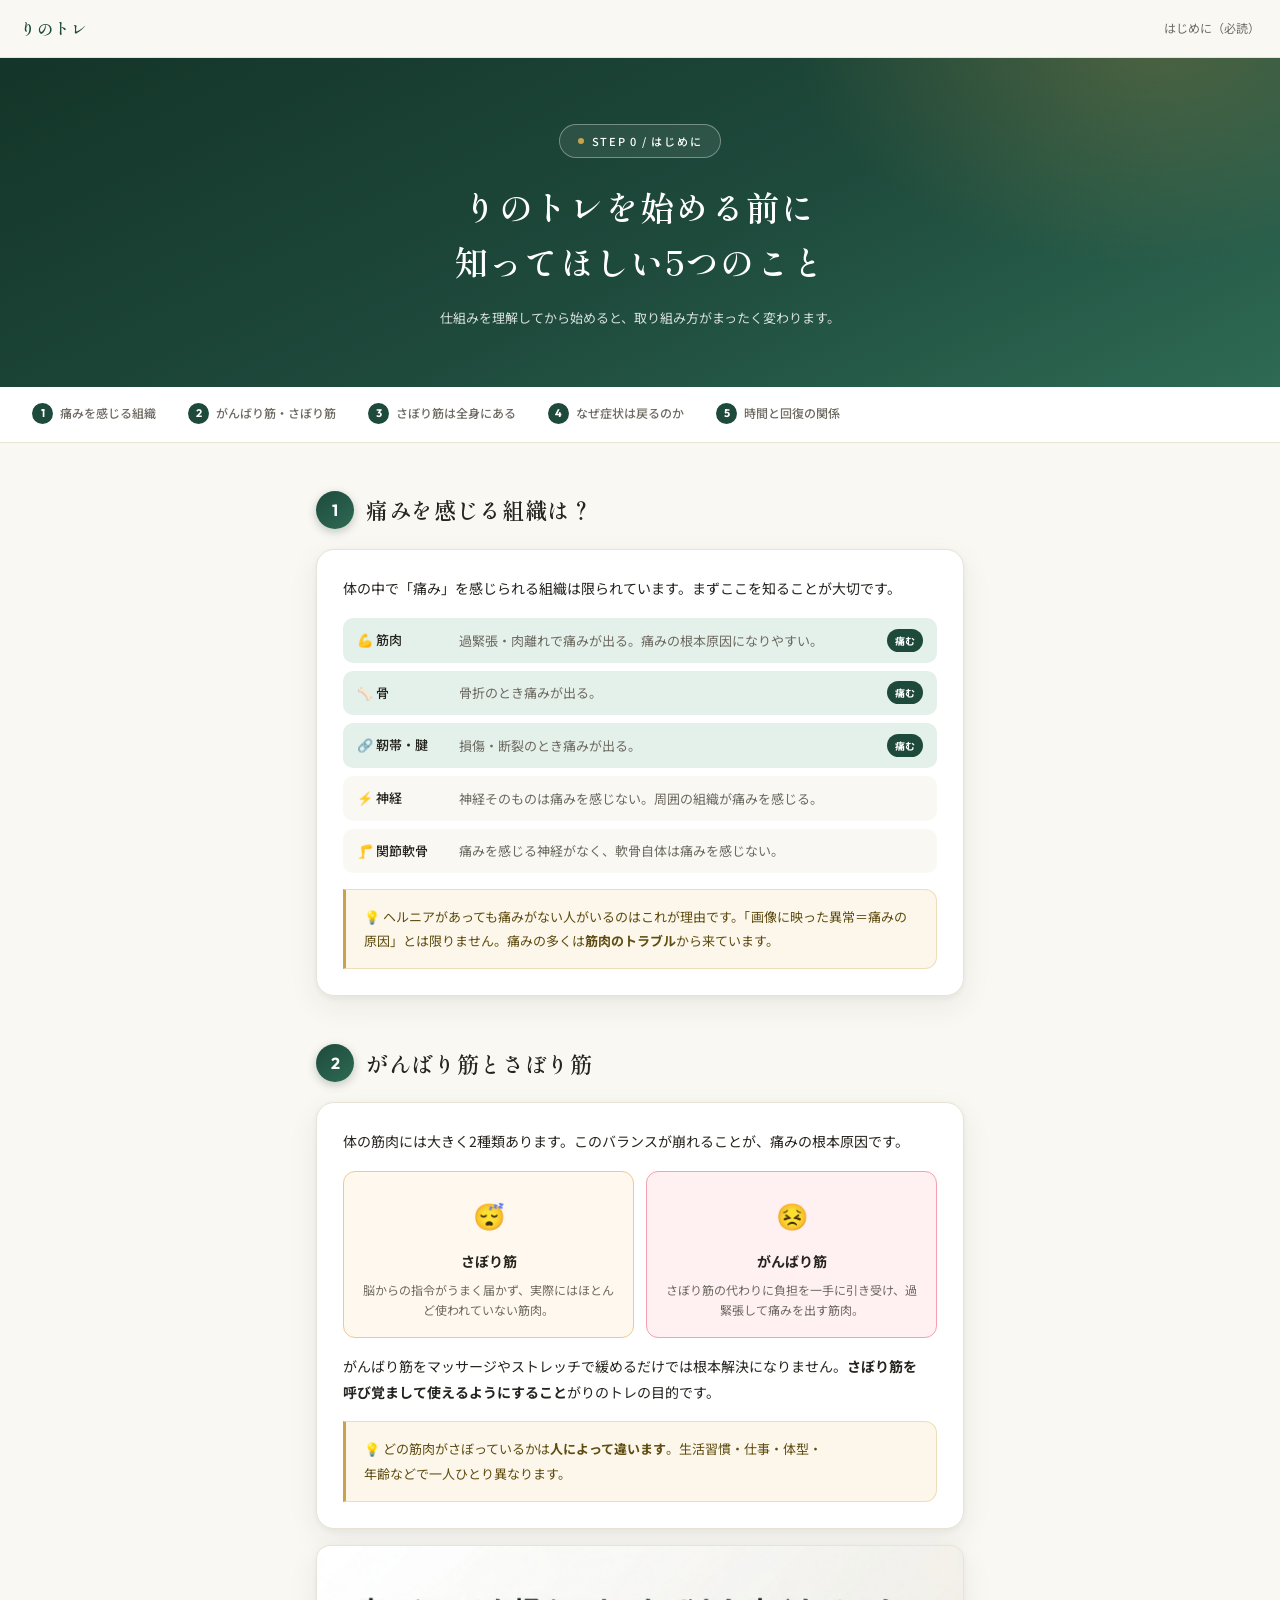
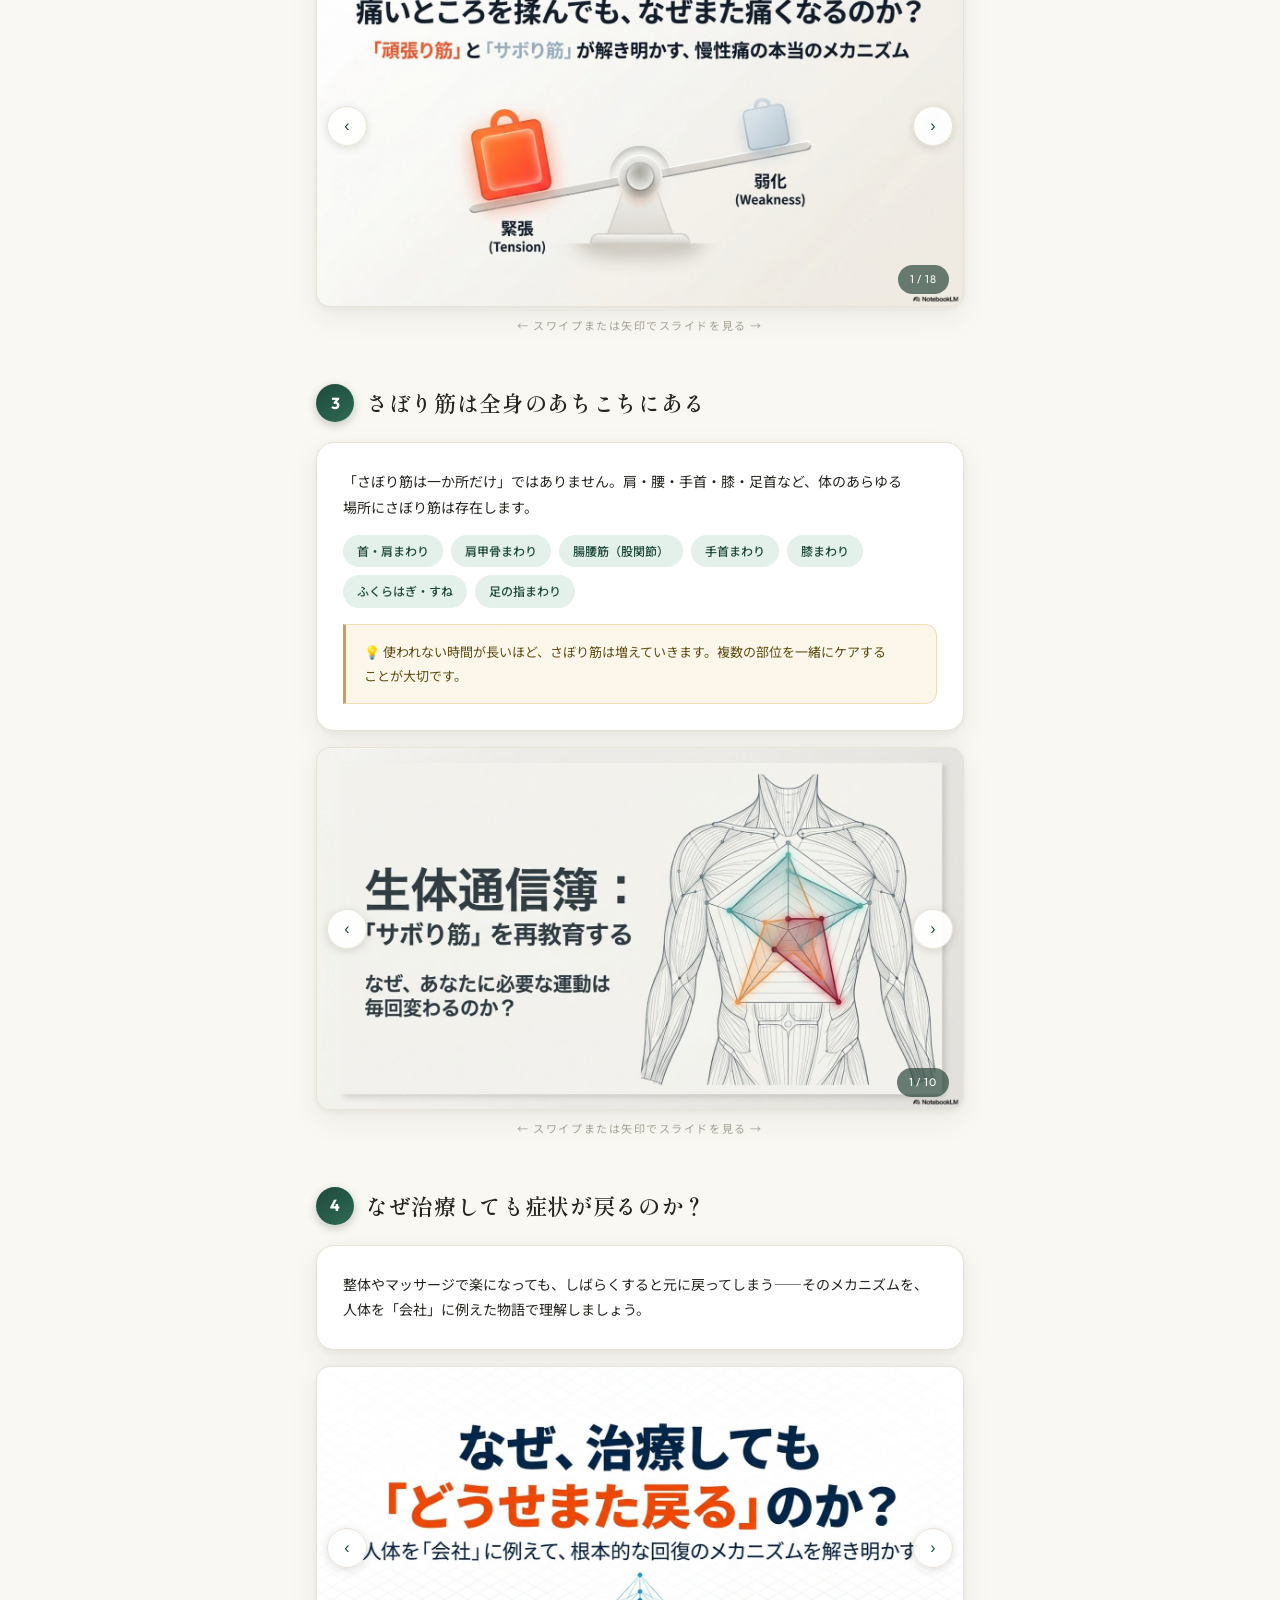
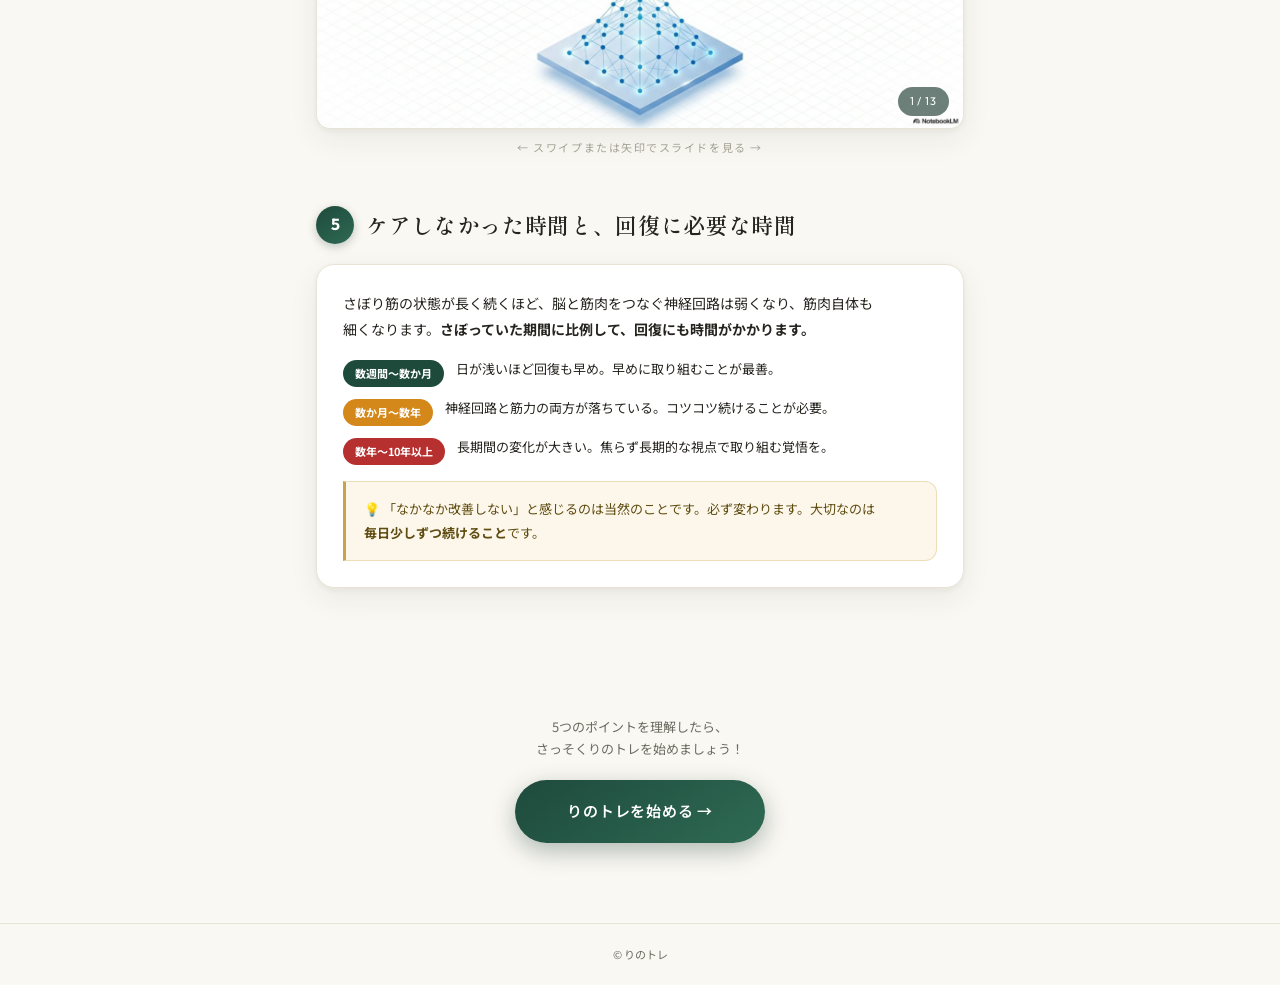
<file: intro.html>
<!DOCTYPE html>
<html lang="ja">
<head>
  <meta charset="UTF-8">
  <meta name="viewport" content="width=device-width, initial-scale=1.0">
  <title>はじめに | りのトレ</title>
  <link rel="preconnect" href="https://fonts.googleapis.com">
  <link rel="preconnect" href="https://fonts.gstatic.com" crossorigin>
  <link href="https://fonts.googleapis.com/css2?family=Noto+Sans+JP:wght@300;400;500;600;700&family=Outfit:wght@400;600;700&family=Shippori+Mincho:wght@500;600;700&display=swap" rel="stylesheet">
  <meta name="theme-color" content="#1E4A3C">
  <style>
    :root {
      --primary:      #1E4A3C;
      --primary-deep: #143529;
      --primary-lt:   #E4F0EA;
      --bg:           #FAF8F3;
      --white:        #FFFFFF;
      --charcoal:     #26241F;
      --mid:          #6D6A61;
      --border:       #E9E3D5;
      --accent:       #C9A24B;
      --shadow:       0 2px 6px rgba(38,36,31,0.05), 0 10px 30px rgba(38,36,31,0.07);
      --radius:       18px;
      --font-serif:   'Shippori Mincho', serif;
    }

    *, *::before, *::after { margin: 0; padding: 0; box-sizing: border-box; }
    html { scroll-behavior: smooth; }
    ::selection { background: var(--primary); color: #fff; }
    body {
      font-family: 'Noto Sans JP', sans-serif;
      font-weight: 400;
      color: var(--charcoal);
      background: var(--bg);
      line-height: 1.9;
      -webkit-font-smoothing: antialiased;
    }

    /* ─── NAV ─── */
    nav {
      position: sticky; top: 0; z-index: 100;
      height: 58px;
      background: rgba(250,248,243,0.88);
      backdrop-filter: blur(14px);
      border-bottom: 1px solid var(--border);
      display: flex; align-items: center; justify-content: space-between;
      padding: 0 20px;
    }
    .nav-logo { font-family: var(--font-serif); font-size: 16px; font-weight: 600; color: var(--primary); text-decoration: none; letter-spacing: 0.06em; }
    .nav-sub  { font-size: 12px; color: var(--mid); }

    /* ─── HERO ─── */
    .hero {
      background:
        radial-gradient(ellipse 600px 400px at 90% -10%, rgba(201,162,75,0.28), transparent 60%),
        linear-gradient(155deg, var(--primary-deep) 0%, var(--primary) 55%, #2E6A54 100%);
      color: #fff;
      text-align: center;
      padding: 64px 20px 56px;
      position: relative; overflow: hidden;
    }
    .hero-badge {
      display: inline-flex; align-items: center; gap: 8px;
      border: 1px solid rgba(255,255,255,0.35);
      background: rgba(255,255,255,0.08);
      border-radius: 100px;
      padding: 6px 18px;
      font-size: 11px; letter-spacing: 0.16em;
      margin-bottom: 22px; font-weight: 500;
    }
    .hero-badge::before {
      content: ''; width: 6px; height: 6px; border-radius: 50%;
      background: var(--accent);
    }
    .hero h1 {
      font-family: var(--font-serif);
      font-size: clamp(22px, 5vw, 34px);
      font-weight: 600; line-height: 1.6;
      margin-bottom: 16px; letter-spacing: 0.04em;
    }
    .hero p {
      font-size: 13px; opacity: 0.82;
      max-width: 440px; margin: 0 auto; line-height: 2;
    }

    /* ─── STEP STRIP ─── */
    .steps-strip {
      background: var(--white);
      border-bottom: 1px solid var(--border);
      overflow-x: auto;
      -webkit-overflow-scrolling: touch;
    }
    .steps-inner {
      display: flex; min-width: max-content;
      padding: 0 16px;
    }
    .step-link {
      display: flex; align-items: center; gap: 7px;
      padding: 15px 16px;
      text-decoration: none;
      font-size: 12px; color: var(--mid); font-weight: 500;
      border-bottom: 2px solid transparent;
      white-space: nowrap;
      transition: color 0.2s, border-color 0.2s;
    }
    .step-link:hover { color: var(--primary); border-bottom-color: var(--accent); }
    .step-dot {
      width: 21px; height: 21px;
      background: var(--primary); color: #fff;
      border-radius: 50%;
      font-family: 'Outfit', sans-serif;
      font-size: 11px; font-weight: 700;
      display: flex; align-items: center; justify-content: center;
      flex-shrink: 0;
    }

    /* ─── MAIN ─── */
    main { max-width: 680px; margin: 0 auto; padding: 48px 16px 80px; }

    /* ─── SECTION ─── */
    .sec { margin-bottom: 48px; }

    .sec-head {
      display: flex; align-items: center; gap: 12px;
      margin-bottom: 20px;
    }
    .sec-num {
      width: 38px; height: 38px; flex-shrink: 0;
      background: linear-gradient(145deg, var(--primary), #2E6A54);
      color: #fff;
      border-radius: 50%;
      font-family: 'Outfit', sans-serif;
      font-size: 16px; font-weight: 700;
      display: flex; align-items: center; justify-content: center;
      box-shadow: 0 3px 10px rgba(20,53,41,0.25);
    }
    .sec-title {
      font-family: var(--font-serif);
      font-size: clamp(17px, 4vw, 22px);
      font-weight: 600; line-height: 1.45; letter-spacing: 0.03em;
    }

    /* card */
    .card {
      background: var(--white);
      border: 1px solid var(--border);
      border-radius: var(--radius);
      box-shadow: var(--shadow);
      padding: 26px;
    }
    .card + .card { margin-top: 12px; }
    .card p { font-size: 14px; line-height: 1.85; }
    .card p + p { margin-top: 12px; }

    /* tissue list */
    .tissue-list { margin-top: 16px; display: flex; flex-direction: column; gap: 8px; }
    .tissue-row {
      display: flex; align-items: center; gap: 12px;
      padding: 10px 14px;
      border-radius: 10px;
      background: var(--bg);
      font-size: 13px;
    }
    .tissue-row.pain { background: var(--primary-lt); }
    .tissue-row-name { font-weight: 500; width: 90px; flex-shrink: 0; }
    .tissue-row-note { color: var(--mid); line-height: 1.5; }
    .badge-pain {
      margin-left: auto; flex-shrink: 0;
      background: var(--primary); color: #fff;
      font-size: 10px; font-weight: 700;
      padding: 2px 8px; border-radius: 100px;
    }

    /* muscle compare */
    .muscle-compare {
      display: grid;
      grid-template-columns: 1fr 1fr;
      gap: 12px;
      margin-top: 16px;
    }
    @media (max-width: 420px) {
      .muscle-compare { grid-template-columns: 1fr; }
    }
    .muscle-box {
      border-radius: 12px; padding: 18px 16px; text-align: center;
    }
    .muscle-box.sabori { background: #fff8ee; border: 1.5px solid #f5c88a; }
    .muscle-box.ganbari { background: #fff0f2; border: 1.5px solid #f4a0ae; }
    .muscle-box-icon { font-size: 26px; margin-bottom: 8px; }
    .muscle-box-name { font-size: 14px; font-weight: 700; margin-bottom: 6px; }
    .muscle-box-desc { font-size: 12px; color: var(--mid); line-height: 1.6; }

    /* insight */
    .insight {
      margin-top: 16px;
      padding: 15px 18px;
      background: #FCF7EA;
      border: 1px solid rgba(201,162,75,0.3);
      border-left: 3px solid var(--accent);
      border-radius: 0 12px 12px 0;
      font-size: 13px; color: #5F4C11; line-height: 1.85;
    }

    /* tags */
    .tag-wrap { display: flex; flex-wrap: wrap; gap: 8px; margin-top: 14px; }
    .tag {
      background: var(--primary-lt); color: var(--primary);
      border-radius: 100px; padding: 5px 14px;
      font-size: 12px; font-weight: 500;
    }

    /* story images */
    .story-intro { margin-bottom: 12px; }
    .story-grid { display: flex; flex-direction: column; gap: 14px; }
    .story-grid img {
      width: 100%; border-radius: 12px;
      box-shadow: var(--shadow); display: block;
    }

    /* slide viewer（PDF資料スライダー） */
    .slide-viewer {
      position: relative;
      border-radius: 14px; overflow: hidden;
      border: 1px solid var(--border);
      background: #EFECE4;
      margin-top: 16px;
      box-shadow: var(--shadow);
    }
    .slide-track {
      display: flex;
      overflow-x: auto;
      scroll-snap-type: x mandatory;
      -webkit-overflow-scrolling: touch;
      scrollbar-width: none;
    }
    .slide-track::-webkit-scrollbar { display: none; }
    .slide-track img {
      flex-shrink: 0; width: 100%;
      scroll-snap-align: start; display: block;
    }
    .slide-count {
      position: absolute; bottom: 12px; right: 14px;
      background: rgba(20,53,41,0.62); color: #fff;
      font-family: 'Outfit', sans-serif;
      font-size: 11px; padding: 4px 12px; border-radius: 100px;
      letter-spacing: 0.08em; pointer-events: none;
    }
    .slide-btn {
      position: absolute; top: 50%; transform: translateY(-50%);
      width: 40px; height: 40px; border-radius: 50%;
      background: rgba(255,255,255,0.92);
      border: 1px solid var(--border);
      cursor: pointer; font-size: 16px; color: var(--primary);
      display: flex; align-items: center; justify-content: center;
      box-shadow: 0 2px 10px rgba(0,0,0,0.12);
      transition: background 0.2s, transform 0.15s;
      z-index: 2;
    }
    .slide-btn:hover { background: #fff; }
    .slide-btn.prev { left: 10px; }
    .slide-btn.next { right: 10px; }
    .slide-hint {
      text-align: center; font-size: 11px; color: #A8A498;
      padding: 8px 0 0; letter-spacing: 0.14em;
    }

    /* time bars */
    .time-rows { display: flex; flex-direction: column; gap: 10px; margin-top: 16px; }
    .time-row { display: flex; gap: 12px; align-items: flex-start; }
    .time-badge {
      flex-shrink: 0; margin-top: 2px;
      padding: 3px 12px; border-radius: 100px;
      font-size: 11px; font-weight: 700; color: #fff;
    }
    .time-badge.short  { background: var(--primary); }
    .time-badge.mid    { background: #d4881a; }
    .time-badge.long   { background: #b73030; }
    .time-row-text { font-size: 13px; line-height: 1.7; }

    /* ─── CTA ─── */
    .cta {
      text-align: center;
      padding: 0 16px 80px;
    }
    .cta-note { font-size: 13px; color: var(--mid); margin-bottom: 20px; line-height: 1.7; }
    .cta-btn {
      display: inline-block;
      background: linear-gradient(145deg, var(--primary), #2E6A54);
      color: #fff;
      font-family: 'Noto Sans JP', sans-serif;
      font-size: 15px; font-weight: 600;
      padding: 17px 52px; border-radius: 100px;
      text-decoration: none;
      box-shadow: 0 8px 24px rgba(20,53,41,0.32);
      letter-spacing: 0.05em;
      transition: box-shadow 0.2s, transform 0.15s;
    }
    .cta-btn:hover { transform: translateY(-3px); box-shadow: 0 12px 30px rgba(20,53,41,0.4); }

    /* ─── 日本語タイポグラフィ最適化 ─── */
    .hero h1, .sec-title { text-wrap: balance; }
    .hero p, .card p, .insight, .tissue-row-note, .muscle-box-desc,
    .time-row-text, .cta-note { text-wrap: pretty; }
    @supports (word-break: auto-phrase) {
      .hero h1, .sec-title, .hero p, .card p, .insight, .cta-note {
        word-break: auto-phrase;
      }
    }
    @media (max-width: 600px) {
      .hero p br, .cta-note br { display: none; }
    }

    /* ─── REVEAL ─── */
    .reveal { opacity: 0; transform: translateY(18px); transition: opacity 0.5s ease, transform 0.5s ease; }
    .reveal.visible { opacity: 1; transform: translateY(0); }

    /* ─── FOOTER ─── */
    footer { text-align: center; padding: 20px; font-size: 11px; color: var(--mid); border-top: 1px solid var(--border); }
  </style>
</head>
<body>

<nav>
  <a class="nav-logo" href="index.html">りのトレ</a>
  <span class="nav-sub">はじめに（必読）</span>
</nav>

<!-- HERO -->
<div class="hero">
  <div class="hero-badge">STEP 0 / はじめに</div>
  <h1>りのトレを始める前に<br>知ってほしい5つのこと</h1>
  <p>仕組みを理解してから始めると、取り組み方がまったく変わります。</p>
</div>

<!-- STEP STRIP -->
<div class="steps-strip">
  <div class="steps-inner">
    <a class="step-link" href="#sec1"><span class="step-dot">1</span>痛みを感じる組織</a>
    <a class="step-link" href="#sec2"><span class="step-dot">2</span>がんばり筋・さぼり筋</a>
    <a class="step-link" href="#sec3"><span class="step-dot">3</span>さぼり筋は全身にある</a>
    <a class="step-link" href="#sec4"><span class="step-dot">4</span>なぜ症状は戻るのか</a>
    <a class="step-link" href="#sec5"><span class="step-dot">5</span>時間と回復の関係</a>
  </div>
</div>

<!-- MAIN -->
<main>

  <!-- ① -->
  <section id="sec1" class="sec reveal">
    <div class="sec-head">
      <div class="sec-num">1</div>
      <h2 class="sec-title">痛みを感じる組織は？</h2>
    </div>
    <div class="card">
      <p>体の中で「痛み」を感じられる組織は限られています。まずここを知ることが大切です。</p>
      <div class="tissue-list">
        <div class="tissue-row pain">
          <span class="tissue-row-name">💪 筋肉</span>
          <span class="tissue-row-note">過緊張・肉離れで痛みが出る。痛みの根本原因になりやすい。</span>
          <span class="badge-pain">痛む</span>
        </div>
        <div class="tissue-row pain">
          <span class="tissue-row-name">🦴 骨</span>
          <span class="tissue-row-note">骨折のとき痛みが出る。</span>
          <span class="badge-pain">痛む</span>
        </div>
        <div class="tissue-row pain">
          <span class="tissue-row-name">🔗 靭帯・腱</span>
          <span class="tissue-row-note">損傷・断裂のとき痛みが出る。</span>
          <span class="badge-pain">痛む</span>
        </div>
        <div class="tissue-row">
          <span class="tissue-row-name">⚡ 神経</span>
          <span class="tissue-row-note">神経そのものは痛みを感じない。周囲の組織が痛みを感じる。</span>
        </div>
        <div class="tissue-row">
          <span class="tissue-row-name">🦵 関節軟骨</span>
          <span class="tissue-row-note">痛みを感じる神経がなく、軟骨自体は痛みを感じない。</span>
        </div>
      </div>
      <div class="insight">
        💡 ヘルニアがあっても痛みがない人がいるのはこれが理由です。「画像に映った異常＝痛みの原因」とは限りません。痛みの多くは<strong>筋肉のトラブル</strong>から来ています。
      </div>
    </div>
  </section>

  <!-- ② -->
  <section id="sec2" class="sec reveal">
    <div class="sec-head">
      <div class="sec-num">2</div>
      <h2 class="sec-title">がんばり筋とさぼり筋</h2>
    </div>
    <div class="card">
      <p>体の筋肉には大きく2種類あります。このバランスが崩れることが、痛みの根本原因です。</p>
      <div class="muscle-compare">
        <div class="muscle-box sabori">
          <div class="muscle-box-icon">😴</div>
          <div class="muscle-box-name">さぼり筋</div>
          <div class="muscle-box-desc">脳からの指令がうまく届かず、実際にはほとんど使われていない筋肉。</div>
        </div>
        <div class="muscle-box ganbari">
          <div class="muscle-box-icon">😣</div>
          <div class="muscle-box-name">がんばり筋</div>
          <div class="muscle-box-desc">さぼり筋の代わりに負担を一手に引き受け、過緊張して痛みを出す筋肉。</div>
        </div>
      </div>
      <p style="margin-top:16px;">がんばり筋をマッサージやストレッチで緩めるだけでは根本解決になりません。<strong>さぼり筋を呼び覚まして使えるようにすること</strong>がりのトレの目的です。</p>
      <div class="insight">
        💡 どの筋肉がさぼっているかは<strong>人によって違います</strong>。生活習慣・仕事・体型・年齢などで一人ひとり異なります。
      </div>
    </div>
    <div class="slide-viewer" data-slides>
      <div class="slide-track">
        <img src="slides/sabori-01.jpg" alt="痛いところを揉んでも、なぜまた痛くなるのか" loading="lazy">
        <img src="slides/sabori-02.jpg" alt="硬くて痛い場所＝原因だと思っていませんか" loading="lazy">
        <img src="slides/sabori-03.jpg" alt="痛みの正体は頑張りすぎている筋肉" loading="lazy">
        <img src="slides/sabori-04.jpg" alt="関節の絶対法則：2つの筋肉の合計は常に10" loading="lazy">
        <img src="slides/sabori-05.jpg" alt="隠れた真犯人：サボり筋" loading="lazy">
        <img src="slides/sabori-06.jpg" alt="あなたの筋肉を診断する" loading="lazy">
        <img src="slides/sabori-07.jpg" alt="なぜ8対2の不均衡が生まれるのか" loading="lazy">
        <img src="slides/sabori-08.jpg" alt="マッサージの罠：なぜ痛みは必ず戻るのか" loading="lazy">
        <img src="slides/sabori-09.jpg" alt="根本的な関係性が変わっていない" loading="lazy">
        <img src="slides/sabori-10.jpg" alt="筋肉の関係は、ある夫婦関係に似ている" loading="lazy">
        <img src="slides/sabori-11.jpg" alt="過労の妻とサボる夫" loading="lazy">
        <img src="slides/sabori-12.jpg" alt="ハワイ旅行（マッサージ）という一時しのぎ" loading="lazy">
        <img src="slides/sabori-13.jpg" alt="翌日には、また負担は8に戻る" loading="lazy">
        <img src="slides/sabori-14.jpg" alt="解決策は夫を鍛えること" loading="lazy">
        <img src="slides/sabori-15.jpg" alt="5対5の黄金比を目指す" loading="lazy">
        <img src="slides/sabori-16.jpg" alt="サボり筋は、体中に隠れている" loading="lazy">
        <img src="slides/sabori-17.jpg" alt="慢性痛を終わらせるための新しい方程式" loading="lazy">
        <img src="slides/sabori-18.jpg" alt="痛い場所には、触らなくていい" loading="lazy">
      </div>
      <button class="slide-btn prev" type="button" aria-label="前のスライド">‹</button>
      <button class="slide-btn next" type="button" aria-label="次のスライド">›</button>
      <span class="slide-count"></span>
    </div>
    <p class="slide-hint">← スワイプまたは矢印でスライドを見る →</p>
  </section>

  <!-- ③ -->
  <section id="sec3" class="sec reveal">
    <div class="sec-head">
      <div class="sec-num">3</div>
      <h2 class="sec-title">さぼり筋は全身のあちこちにある</h2>
    </div>
    <div class="card">
      <p>「さぼり筋は一か所だけ」ではありません。肩・腰・手首・膝・足首など、体のあらゆる場所にさぼり筋は存在します。</p>
      <div class="tag-wrap">
        <span class="tag">首・肩まわり</span>
        <span class="tag">肩甲骨まわり</span>
        <span class="tag">腸腰筋（股関節）</span>
        <span class="tag">手首まわり</span>
        <span class="tag">膝まわり</span>
        <span class="tag">ふくらはぎ・すね</span>
        <span class="tag">足の指まわり</span>
      </div>
      <div class="insight">
        💡 使われない時間が長いほど、さぼり筋は増えていきます。複数の部位を一緒にケアすることが大切です。
      </div>
    </div>
    <div class="slide-viewer" data-slides>
      <div class="slide-track">
        <img src="slides/report-01.jpg" alt="生体通信簿：サボり筋を再教育する" loading="lazy">
        <img src="slides/report-02.jpg" alt="よくある誤解：ここさえ鍛えれば治る？" loading="lazy">
        <img src="slides/report-03.jpg" alt="体は単一の機械ではない" loading="lazy">
        <img src="slides/report-04.jpg" alt="体を5つの教科の通信簿で考えてみる" loading="lazy">
        <img src="slides/report-05.jpg" alt="真のサボり筋＝圧倒的な0点の教科" loading="lazy">
        <img src="slides/report-06.jpg" alt="改善のロードマップ：フェーズ1" loading="lazy">
        <img src="slides/report-07.jpg" alt="改善のロードマップ：フェーズ2と3" loading="lazy">
        <img src="slides/report-08.jpg" alt="停滞の罠：同じ運動への固執" loading="lazy">
        <img src="slides/report-09.jpg" alt="動作テスト＝今日の小テスト" loading="lazy">
        <img src="slides/report-10.jpg" alt="あなたのメニューが毎回変わる理由" loading="lazy">
      </div>
      <button class="slide-btn prev" type="button" aria-label="前のスライド">‹</button>
      <button class="slide-btn next" type="button" aria-label="次のスライド">›</button>
      <span class="slide-count"></span>
    </div>
    <p class="slide-hint">← スワイプまたは矢印でスライドを見る →</p>
  </section>

  <!-- ④ -->
  <section id="sec4" class="sec reveal">
    <div class="sec-head">
      <div class="sec-num">4</div>
      <h2 class="sec-title">なぜ治療しても症状が戻るのか？</h2>
    </div>
    <div class="card story-intro">
      <p>整体やマッサージで楽になっても、しばらくすると元に戻ってしまう——そのメカニズムを、人体を「会社」に例えた物語で理解しましょう。</p>
    </div>
    <div class="slide-viewer" data-slides>
      <div class="slide-track">
        <img src="slides/company-01.jpg" alt="なぜ、治療してもどうせまた戻るのか" loading="lazy">
        <img src="slides/company-02.jpg" alt="どうせ治療しても、また症状は戻るんでしょ？" loading="lazy">
        <img src="slides/company-03.jpg" alt="おっしゃる通りです。症状は必ず戻ります。" loading="lazy">
        <img src="slides/company-04.jpg" alt="株式会社あなたの身体の最盛期" loading="lazy">
        <img src="slides/company-05.jpg" alt="経営悪化とリストラ（怪我・慢性的な不調）" loading="lazy">
        <img src="slides/company-06.jpg" alt="内部崩壊：残された50人の真実" loading="lazy">
        <img src="slides/company-07.jpg" alt="外部コンサルタント（治療家）の介入" loading="lazy">
        <img src="slides/company-08.jpg" alt="なぜ症状は戻るのか？（コンサルタントの不在）" loading="lazy">
        <img src="slides/company-09.jpg" alt="真の回復は組織を経営すること" loading="lazy">
        <img src="slides/company-10.jpg" alt="社長（あなた）のミッション：継続的な業務命令" loading="lazy">
        <img src="slides/company-11.jpg" alt="組織回復の軌跡（時間と成長）" loading="lazy">
        <img src="slides/company-12.jpg" alt="放置した時間＝回復に必要な時間" loading="lazy">
        <img src="slides/company-13.jpg" alt="今日から、あなたが身体の優秀な経営者に" loading="lazy">
      </div>
      <button class="slide-btn prev" type="button" aria-label="前のスライド">‹</button>
      <button class="slide-btn next" type="button" aria-label="次のスライド">›</button>
      <span class="slide-count"></span>
    </div>
    <p class="slide-hint">← スワイプまたは矢印でスライドを見る →</p>
  </section>

  <!-- ⑤ -->
  <section id="sec5" class="sec reveal">
    <div class="sec-head">
      <div class="sec-num">5</div>
      <h2 class="sec-title">ケアしなかった時間と、回復に必要な時間</h2>
    </div>
    <div class="card">
      <p>さぼり筋の状態が長く続くほど、脳と筋肉をつなぐ神経回路は弱くなり、筋肉自体も細くなります。<strong>さぼっていた期間に比例して、回復にも時間がかかります。</strong></p>
      <div class="time-rows">
        <div class="time-row">
          <span class="time-badge short">数週間〜数か月</span>
          <span class="time-row-text">日が浅いほど回復も早め。早めに取り組むことが最善。</span>
        </div>
        <div class="time-row">
          <span class="time-badge mid">数か月〜数年</span>
          <span class="time-row-text">神経回路と筋力の両方が落ちている。コツコツ続けることが必要。</span>
        </div>
        <div class="time-row">
          <span class="time-badge long">数年〜10年以上</span>
          <span class="time-row-text">長期間の変化が大きい。焦らず長期的な視点で取り組む覚悟を。</span>
        </div>
      </div>
      <div class="insight">
        💡 「なかなか改善しない」と感じるのは当然のことです。必ず変わります。大切なのは<strong>毎日少しずつ続けること</strong>です。
      </div>
    </div>
  </section>

</main>

<!-- CTA -->
<div class="cta">
  <p class="cta-note">5つのポイントを理解したら、<br>さっそくりのトレを始めましょう！</p>
  <a class="cta-btn" href="index.html" onclick="localStorage.setItem('rino_intro_seen','1')">りのトレを始める →</a>
</div>

<footer>© りのトレ</footer>

<script>
  const observer = new IntersectionObserver((entries) => {
    entries.forEach(e => {
      if (e.isIntersecting) {
        e.target.classList.add('visible');
        observer.unobserve(e.target);
      }
    });
  }, { threshold: 0.08 });
  document.querySelectorAll('.reveal').forEach(el => observer.observe(el));
  // 安全網：観測が動かない環境でも3秒後には全て表示する
  setTimeout(() => {
    document.querySelectorAll('.reveal:not(.visible)').forEach(el => el.classList.add('visible'));
  }, 3000);

  // スライドビューア（カウンター＋矢印ボタン）
  document.querySelectorAll('[data-slides]').forEach(viewer => {
    const track = viewer.querySelector('.slide-track');
    const count = viewer.querySelector('.slide-count');
    const total = track.querySelectorAll('img').length;

    function update() {
      const w = track.clientWidth;
      const idx = w ? Math.round(track.scrollLeft / w) + 1 : 1;
      count.textContent = Math.min(Math.max(idx, 1), total) + ' / ' + total;
    }
    update();
    track.addEventListener('scroll', update, { passive: true });

    viewer.querySelector('.slide-btn.prev').addEventListener('click', () => {
      track.scrollBy({ left: -track.clientWidth, behavior: 'smooth' });
    });
    viewer.querySelector('.slide-btn.next').addEventListener('click', () => {
      track.scrollBy({ left: track.clientWidth, behavior: 'smooth' });
    });
  });
</script>

</body>
</html>
</file>
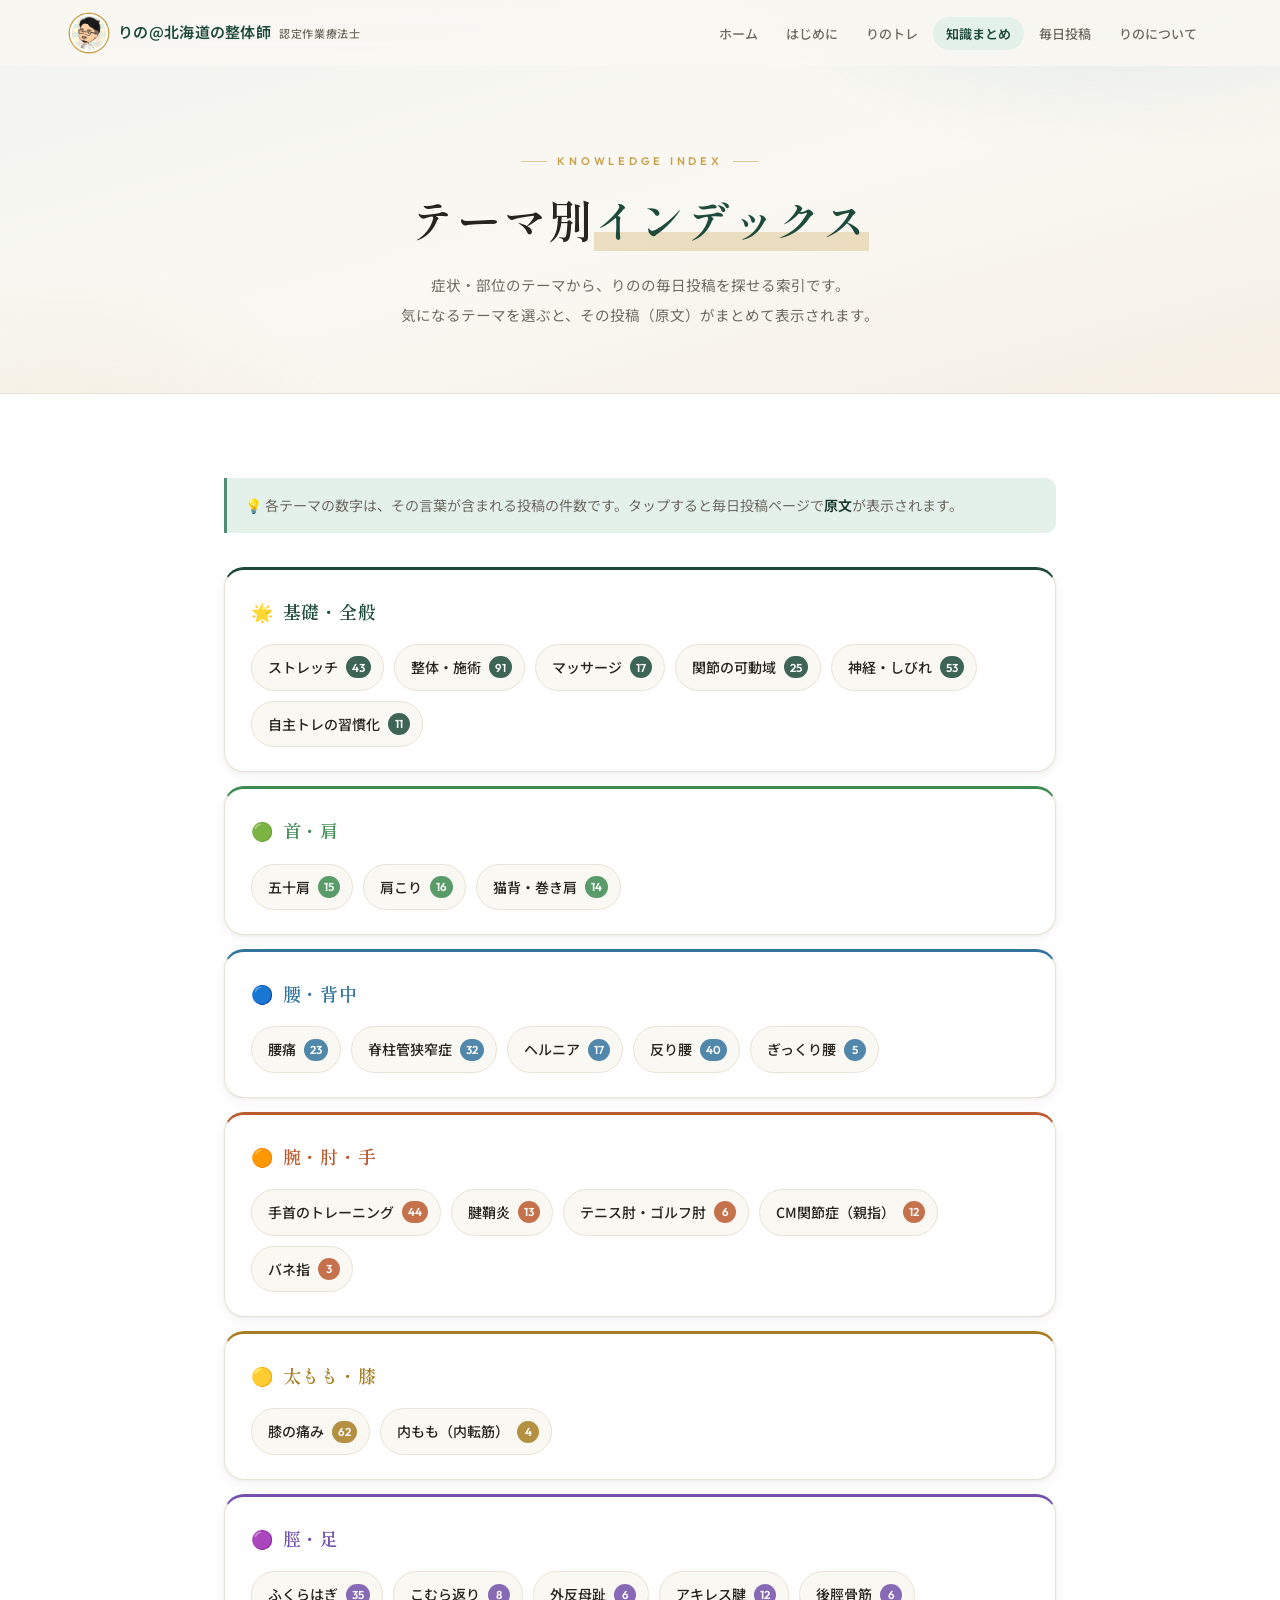
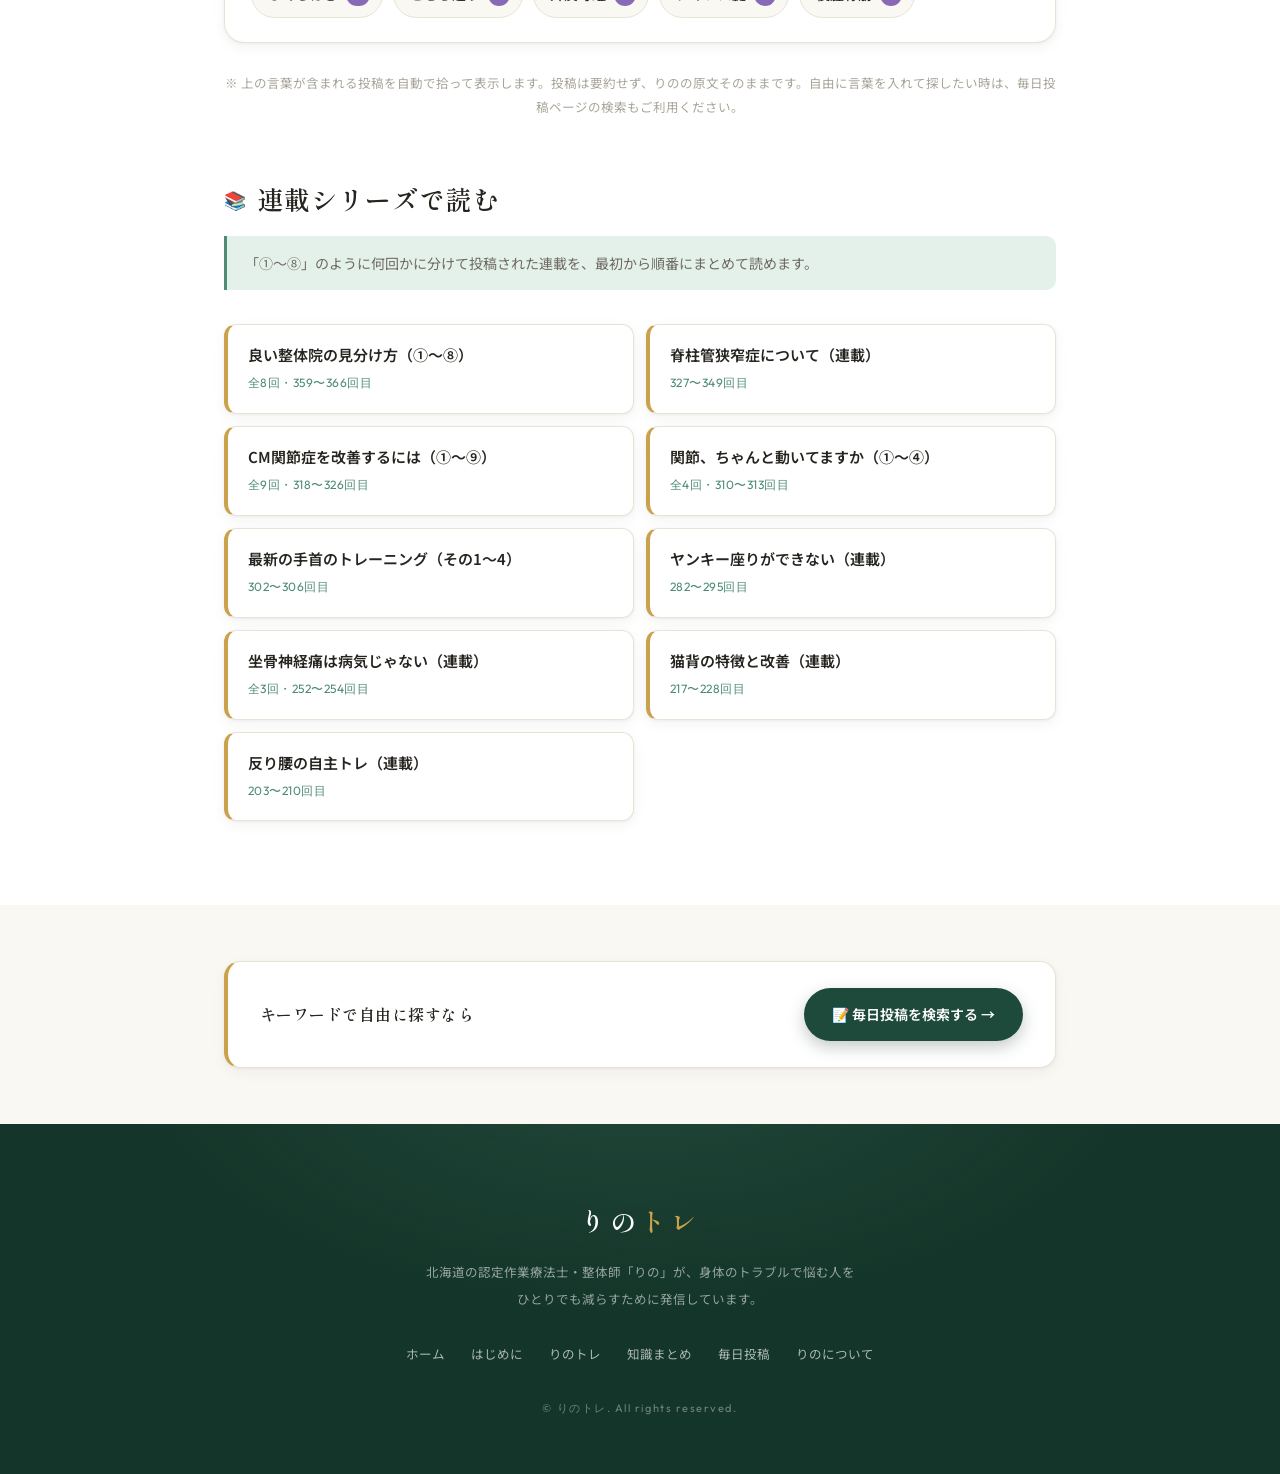
<file: knowledge.html>
<!DOCTYPE html>
<html lang="ja">
<head>
  <meta charset="UTF-8">
  <meta name="viewport" content="width=device-width, initial-scale=1.0">
  <title>テーマ別インデックス｜りのトレ</title>
  <meta name="description" content="りのの毎日投稿を、症状・部位のテーマ別に整理した索引。気になるテーマを選ぶと、その投稿（原文）がまとめて表示されます。">
  <link rel="preconnect" href="https://fonts.googleapis.com">
  <link rel="preconnect" href="https://fonts.gstatic.com" crossorigin>
  <link href="https://fonts.googleapis.com/css2?family=Noto+Sans+JP:wght@300;400;500;600;700&family=Outfit:wght@400;600;700&family=Shippori+Mincho:wght@500;600;700&display=swap" rel="stylesheet">
  <meta name="theme-color" content="#1E4A3C">
  <link rel="stylesheet" href="style.css">
</head>
<body>

<div id="scroll-progress"></div>

<!-- ─── NAVBAR ─── -->
<nav id="navbar">
  <div class="nav-inner">
    <a href="index.html" class="nav-logo">
      <img src="profile.jpg" alt="りのさん" class="nav-icon">
      <span><strong>りの@北海道の整体師</strong><small class="nav-logo-sub">認定作業療法士</small></span>
    </a>
    <button class="nav-toggle" id="navToggle" aria-label="メニュー">
      <span></span><span></span><span></span>
    </button>
    <ul class="nav-links" id="navLinks">
      <li><a href="index.html">ホーム</a></li>
      <li><a href="intro.html">はじめに</a></li>
      <li><a href="exercises.html">りのトレ</a></li>
      <li><a href="knowledge.html" class="current">知識まとめ</a></li>
      <li><a href="posts.html">毎日投稿</a></li>
      <li><a href="about.html">りのについて</a></li>
    </ul>
  </div>
</nav>

<!-- ─── PAGE HERO ─── -->
<header class="page-hero">
  <div class="container">
    <span class="section-tag">Knowledge Index</span>
    <h1 class="page-hero-title">テーマ別<em>インデックス</em></h1>
    <p class="page-hero-desc">症状・部位のテーマから、りのの毎日投稿を探せる索引です。<br>気になるテーマを選ぶと、その投稿（原文）がまとめて表示されます。</p>
  </div>
</header>

<!-- ─── テーマ別インデックス ─── -->
<section class="knowledge-sec">
  <div class="container">
    <p class="k-dir-intro">💡 各テーマの数字は、その言葉が含まれる投稿の件数です。タップすると毎日投稿ページで<strong>原文</strong>が表示されます。</p>

    <div class="k-dir">

      <div class="k-dir-cat" style="--kcat-c: var(--primary);">
        <h2 class="k-dir-head"><span class="k-dir-icon">🌟</span>基礎・全般</h2>
        <div class="k-dir-topics">
          <a class="k-dir-topic" href="posts.html?q=ストレッチ">ストレッチ<span class="k-dir-n">43</span></a>
          <a class="k-dir-topic" href="posts.html?q=整体">整体・施術<span class="k-dir-n">91</span></a>
          <a class="k-dir-topic" href="posts.html?q=マッサージ">マッサージ<span class="k-dir-n">17</span></a>
          <a class="k-dir-topic" href="posts.html?q=可動域">関節の可動域<span class="k-dir-n">25</span></a>
          <a class="k-dir-topic" href="posts.html?q=神経">神経・しびれ<span class="k-dir-n">53</span></a>
          <a class="k-dir-topic" href="posts.html?q=習慣">自主トレの習慣化<span class="k-dir-n">11</span></a>
        </div>
      </div>

      <div class="k-dir-cat" style="--kcat-c: var(--shoulder-c);">
        <h2 class="k-dir-head"><span class="k-dir-icon">🟢</span>首・肩</h2>
        <div class="k-dir-topics">
          <a class="k-dir-topic" href="posts.html?q=五十肩">五十肩<span class="k-dir-n">15</span></a>
          <a class="k-dir-topic" href="posts.html?q=肩こり">肩こり<span class="k-dir-n">16</span></a>
          <a class="k-dir-topic" href="posts.html?q=猫背">猫背・巻き肩<span class="k-dir-n">14</span></a>
        </div>
      </div>

      <div class="k-dir-cat" style="--kcat-c: var(--back-c);">
        <h2 class="k-dir-head"><span class="k-dir-icon">🔵</span>腰・背中</h2>
        <div class="k-dir-topics">
          <a class="k-dir-topic" href="posts.html?q=腰痛">腰痛<span class="k-dir-n">23</span></a>
          <a class="k-dir-topic" href="posts.html?q=脊柱管狭窄症">脊柱管狭窄症<span class="k-dir-n">32</span></a>
          <a class="k-dir-topic" href="posts.html?q=ヘルニア">ヘルニア<span class="k-dir-n">17</span></a>
          <a class="k-dir-topic" href="posts.html?q=反り腰">反り腰<span class="k-dir-n">40</span></a>
          <a class="k-dir-topic" href="posts.html?q=ぎっくり腰">ぎっくり腰<span class="k-dir-n">5</span></a>
        </div>
      </div>

      <div class="k-dir-cat" style="--kcat-c: var(--hand-c);">
        <h2 class="k-dir-head"><span class="k-dir-icon">🟠</span>腕・肘・手</h2>
        <div class="k-dir-topics">
          <a class="k-dir-topic" href="posts.html?q=手首">手首のトレーニング<span class="k-dir-n">44</span></a>
          <a class="k-dir-topic" href="posts.html?q=腱鞘炎">腱鞘炎<span class="k-dir-n">13</span></a>
          <a class="k-dir-topic" href="posts.html?q=テニス肘">テニス肘・ゴルフ肘<span class="k-dir-n">6</span></a>
          <a class="k-dir-topic" href="posts.html?q=CM関節症">CM関節症（親指）<span class="k-dir-n">12</span></a>
          <a class="k-dir-topic" href="posts.html?q=バネ指">バネ指<span class="k-dir-n">3</span></a>
        </div>
      </div>

      <div class="k-dir-cat" style="--kcat-c: var(--knee-c);">
        <h2 class="k-dir-head"><span class="k-dir-icon">🟡</span>太もも・膝</h2>
        <div class="k-dir-topics">
          <a class="k-dir-topic" href="posts.html?q=膝">膝の痛み<span class="k-dir-n">62</span></a>
          <a class="k-dir-topic" href="posts.html?q=内転筋">内もも（内転筋）<span class="k-dir-n">4</span></a>
        </div>
      </div>

      <div class="k-dir-cat" style="--kcat-c: var(--foot-c);">
        <h2 class="k-dir-head"><span class="k-dir-icon">🟣</span>脛・足</h2>
        <div class="k-dir-topics">
          <a class="k-dir-topic" href="posts.html?q=ふくらはぎ">ふくらはぎ<span class="k-dir-n">35</span></a>
          <a class="k-dir-topic" href="posts.html?q=こむら返り">こむら返り<span class="k-dir-n">8</span></a>
          <a class="k-dir-topic" href="posts.html?q=外反母趾">外反母趾<span class="k-dir-n">6</span></a>
          <a class="k-dir-topic" href="posts.html?q=アキレス">アキレス腱<span class="k-dir-n">12</span></a>
          <a class="k-dir-topic" href="posts.html?q=後脛骨筋">後脛骨筋<span class="k-dir-n">6</span></a>
        </div>
      </div>

    </div>

    <p class="k-dir-note">※ 上の言葉が含まれる投稿を自動で拾って表示します。投稿は要約せず、りのの原文そのままです。自由に言葉を入れて探したい時は、毎日投稿ページの検索もご利用ください。</p>

    <h2 class="k-series-head"><span class="k-dir-icon">📚</span>連載シリーズで読む</h2>
    <p class="k-dir-intro">「①〜⑧」のように何回かに分けて投稿された連載を、最初から順番にまとめて読めます。</p>
    <div class="k-series-list">
      <a class="k-series-item" href="posts.html?from=359&to=366&label=良い整体院の見分け方">
        <span class="k-series-title">良い整体院の見分け方（①〜⑧）</span>
        <span class="k-series-meta">全8回・359〜366回目</span>
      </a>
      <a class="k-series-item" href="posts.html?from=327&to=349&label=脊柱管狭窄症の連載">
        <span class="k-series-title">脊柱管狭窄症について（連載）</span>
        <span class="k-series-meta">327〜349回目</span>
      </a>
      <a class="k-series-item" href="posts.html?from=318&to=326&label=CM関節症を改善するには">
        <span class="k-series-title">CM関節症を改善するには（①〜⑨）</span>
        <span class="k-series-meta">全9回・318〜326回目</span>
      </a>
      <a class="k-series-item" href="posts.html?from=310&to=313&label=関節、ちゃんと動いてますか">
        <span class="k-series-title">関節、ちゃんと動いてますか（①〜④）</span>
        <span class="k-series-meta">全4回・310〜313回目</span>
      </a>
      <a class="k-series-item" href="posts.html?from=302&to=306&label=最新の手首のトレーニング">
        <span class="k-series-title">最新の手首のトレーニング（その1〜4）</span>
        <span class="k-series-meta">302〜306回目</span>
      </a>
      <a class="k-series-item" href="posts.html?from=282&to=295&label=ヤンキー座り・足首の改善">
        <span class="k-series-title">ヤンキー座りができない（連載）</span>
        <span class="k-series-meta">282〜295回目</span>
      </a>
      <a class="k-series-item" href="posts.html?from=252&to=254&label=坐骨神経痛は病気じゃない">
        <span class="k-series-title">坐骨神経痛は病気じゃない（連載）</span>
        <span class="k-series-meta">全3回・252〜254回目</span>
      </a>
      <a class="k-series-item" href="posts.html?from=217&to=228&label=猫背の特徴と改善">
        <span class="k-series-title">猫背の特徴と改善（連載）</span>
        <span class="k-series-meta">217〜228回目</span>
      </a>
      <a class="k-series-item" href="posts.html?from=203&to=210&label=反り腰の自主トレ">
        <span class="k-series-title">反り腰の自主トレ（連載）</span>
        <span class="k-series-meta">203〜210回目</span>
      </a>
    </div>
  </div>
</section>

<!-- ─── NEXT ─── -->
<section class="next-sec">
  <div class="container">
    <div class="next-band">
      <p class="next-band-text">キーワードで自由に探すなら</p>
      <a href="posts.html" class="next-band-btn">📝 毎日投稿を検索する →</a>
    </div>
  </div>
</section>

<!-- ─── FOOTER ─── -->
<footer id="footer">
  <p class="footer-logo">りの<em>トレ</em></p>
  <p class="footer-note">
    北海道の認定作業療法士・整体師「りの」が、身体のトラブルで悩む人を<br>
    ひとりでも減らすために発信しています。
  </p>
  <nav class="footer-nav">
    <a href="index.html">ホーム</a>
    <a href="intro.html">はじめに</a>
    <a href="exercises.html">りのトレ</a>
    <a href="knowledge.html">知識まとめ</a>
    <a href="posts.html">毎日投稿</a>
    <a href="about.html">りのについて</a>
  </nav>
  <p class="footer-copy">© りのトレ. All rights reserved.</p>
</footer>

<button id="back-to-top" aria-label="ページの先頭へ戻る">↑</button>

<script src="search.js"></script>
</body>
</html>
</file>
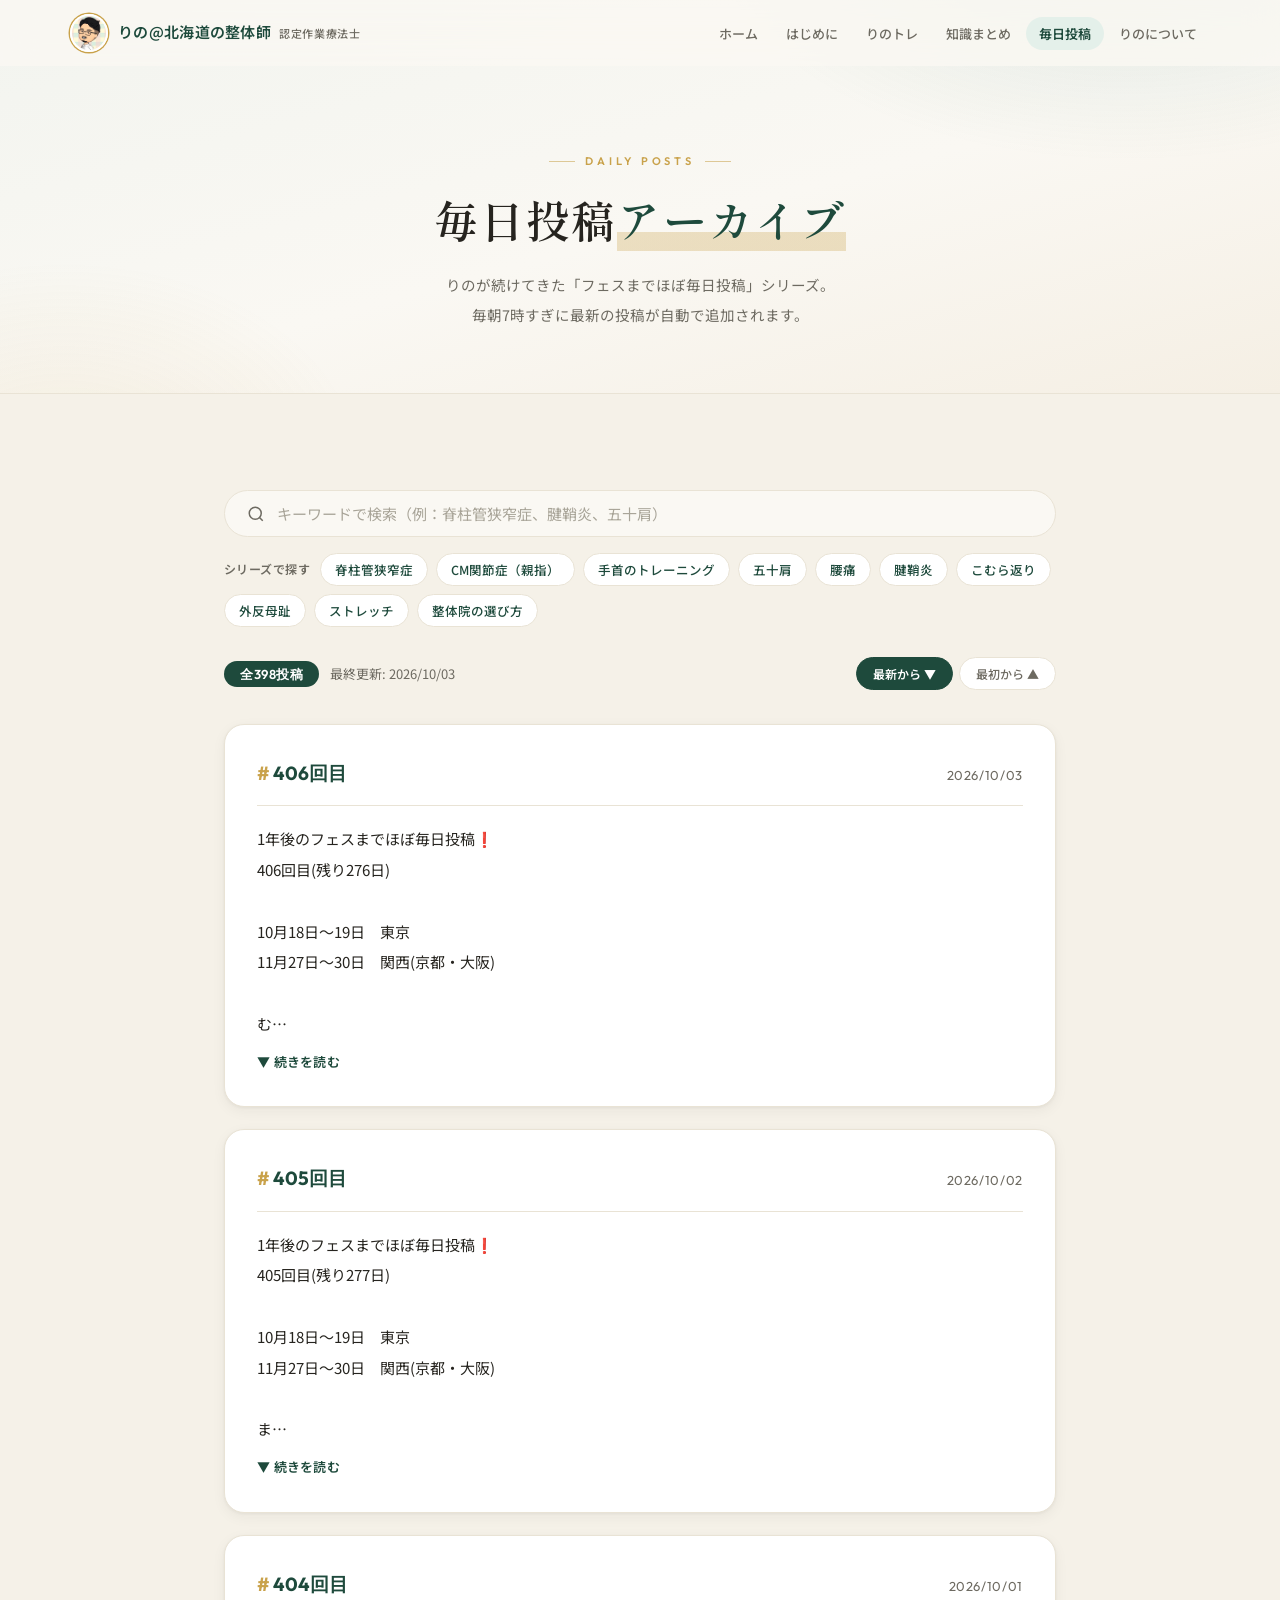
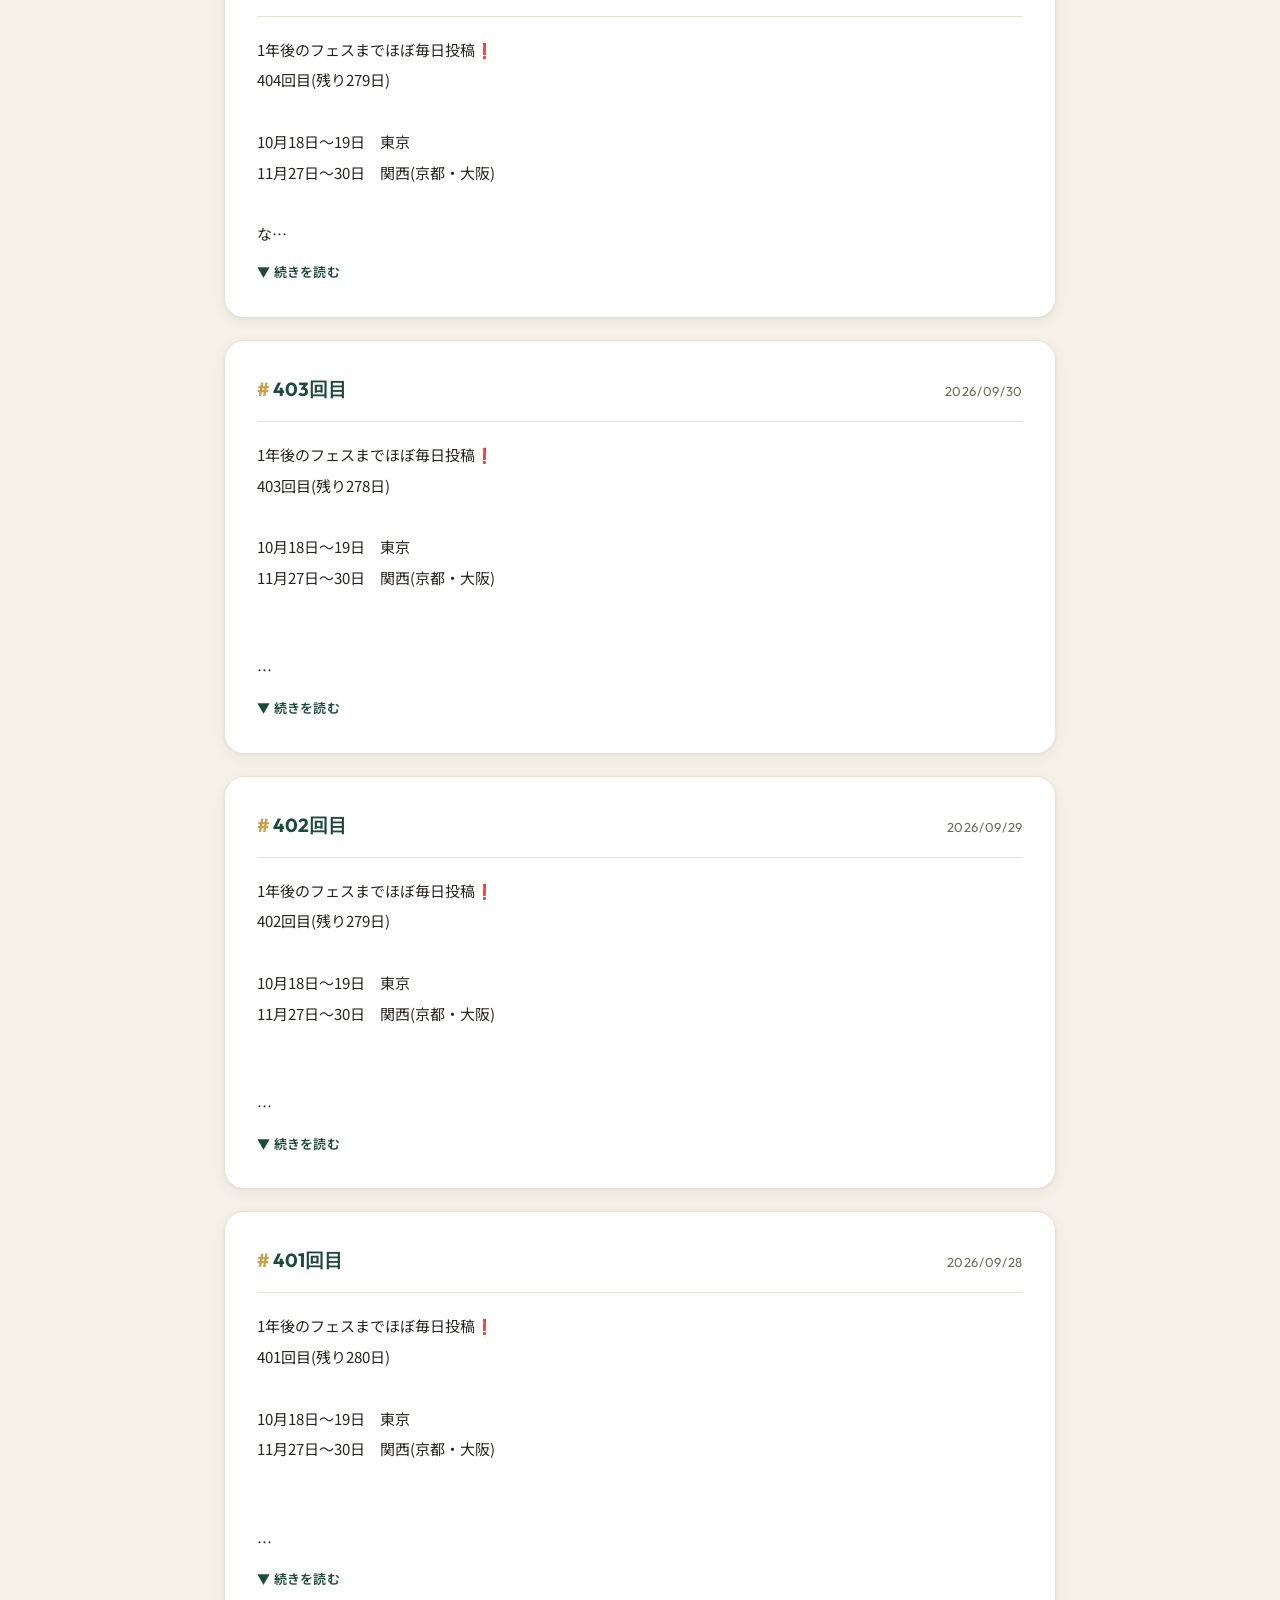
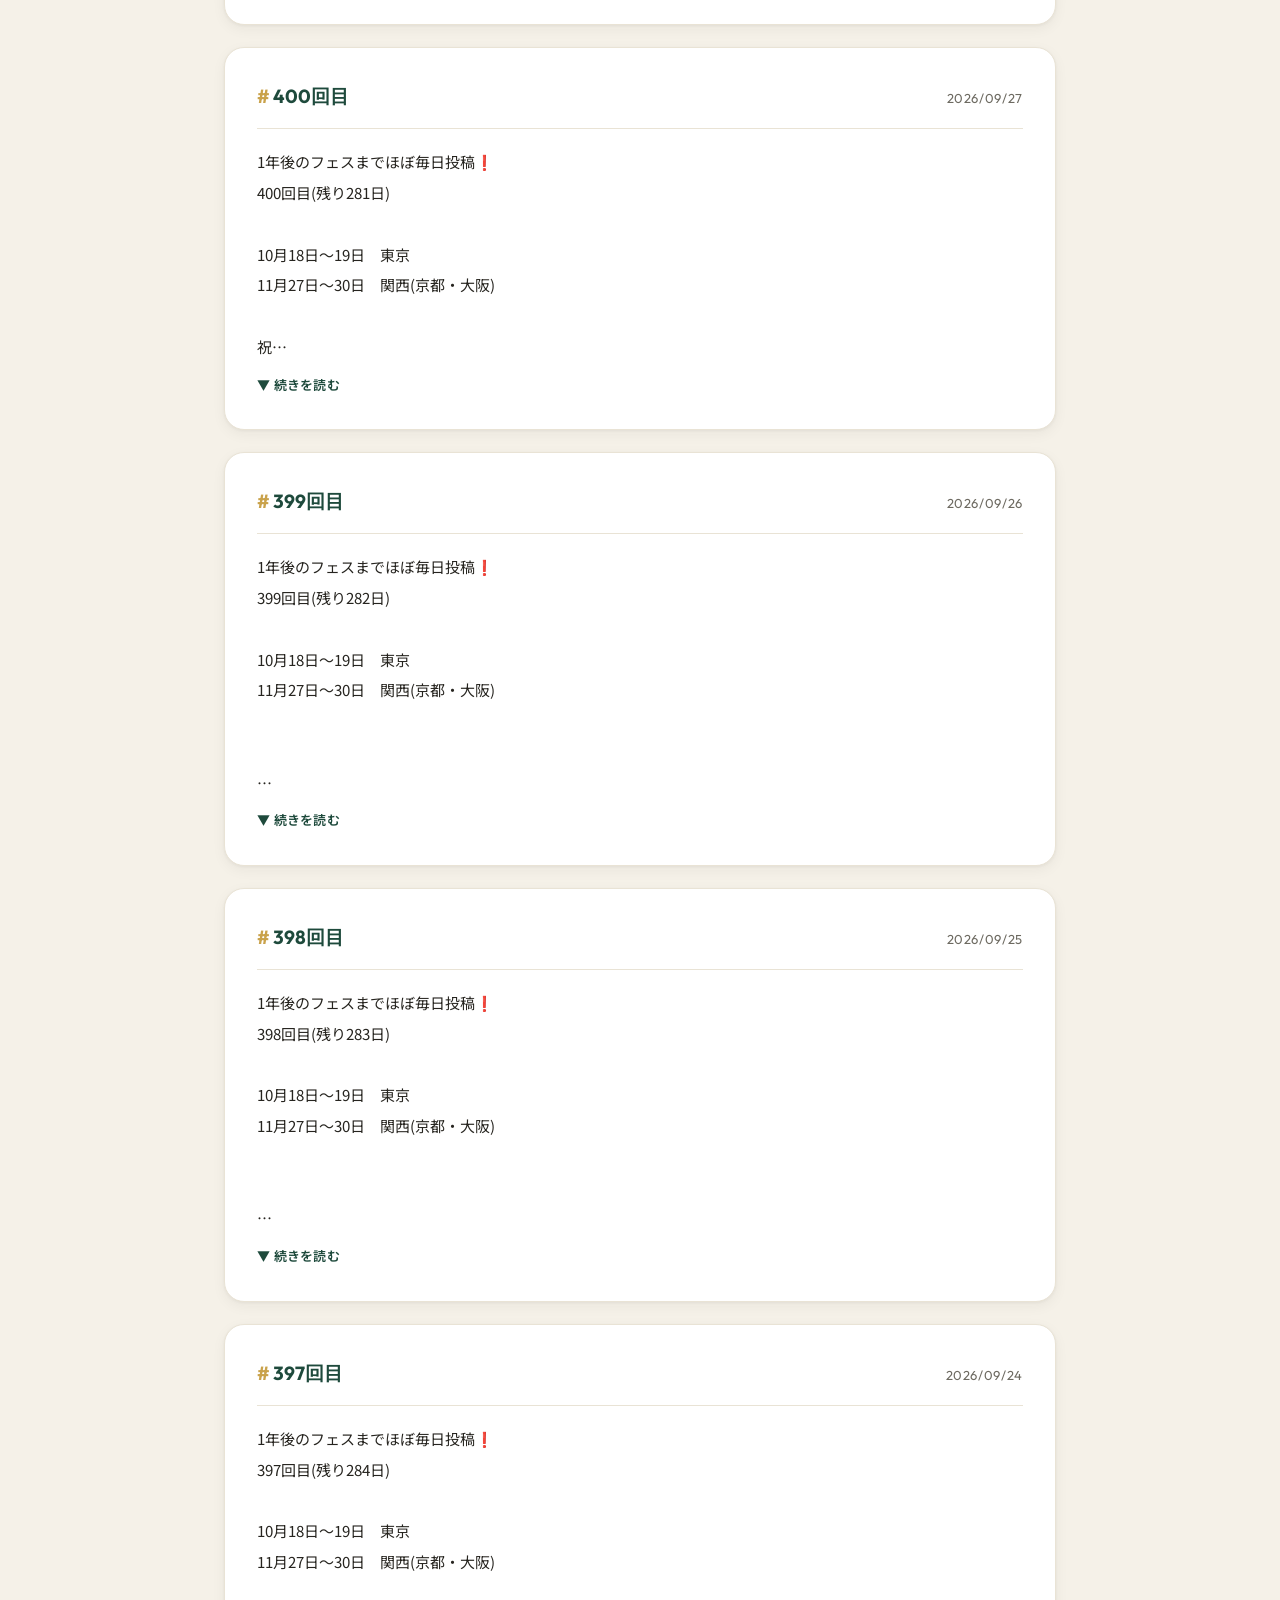
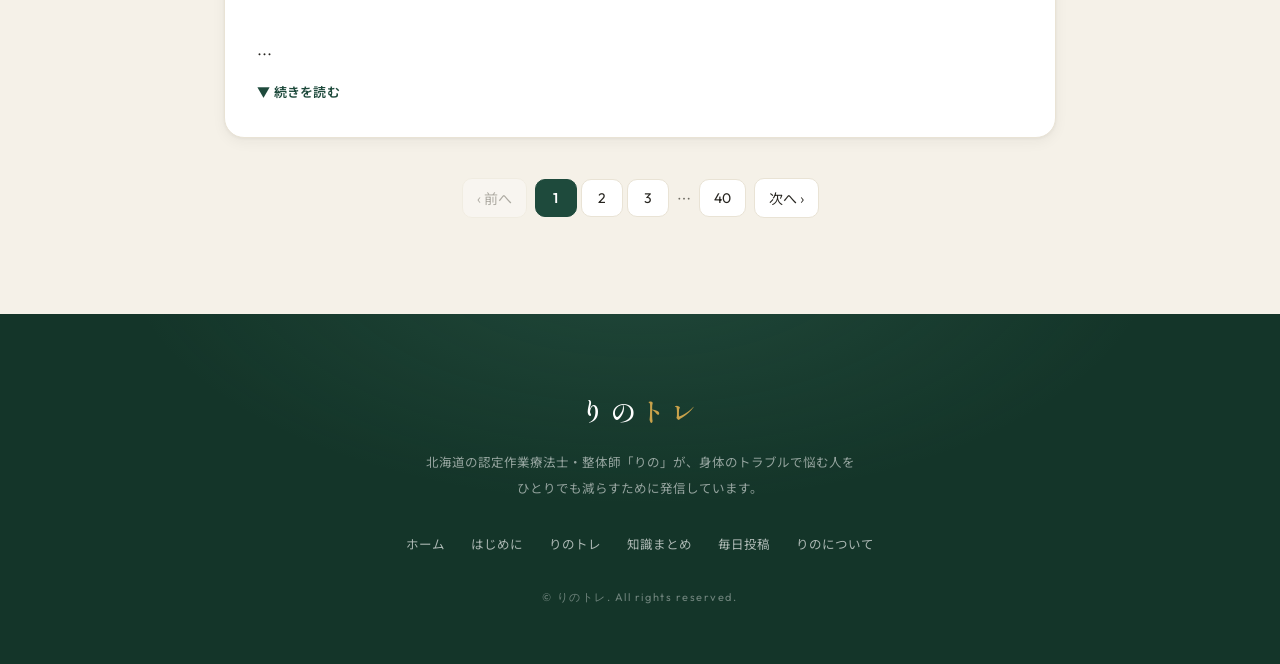
<file: posts.html>
<!DOCTYPE html>
<html lang="ja">
<head>
  <meta charset="UTF-8">
  <meta name="viewport" content="width=device-width, initial-scale=1.0">
  <title>毎日投稿｜りのトレ</title>
  <meta name="description" content="りのの「フェスまでほぼ毎日投稿」シリーズ全アーカイブ。毎朝自動更新。">
  <link rel="preconnect" href="https://fonts.googleapis.com">
  <link rel="preconnect" href="https://fonts.gstatic.com" crossorigin>
  <link href="https://fonts.googleapis.com/css2?family=Noto+Sans+JP:wght@300;400;500;600;700&family=Outfit:wght@400;600;700&family=Shippori+Mincho:wght@500;600;700&display=swap" rel="stylesheet">
  <meta name="theme-color" content="#1E4A3C">
  <link rel="stylesheet" href="style.css">
</head>
<body>

<div id="scroll-progress"></div>

<!-- ─── NAVBAR ─── -->
<nav id="navbar">
  <div class="nav-inner">
    <a href="index.html" class="nav-logo">
      <img src="profile.jpg" alt="りのさん" class="nav-icon">
      <span><strong>りの@北海道の整体師</strong><small class="nav-logo-sub">認定作業療法士</small></span>
    </a>
    <button class="nav-toggle" id="navToggle" aria-label="メニュー">
      <span></span><span></span><span></span>
    </button>
    <ul class="nav-links" id="navLinks">
      <li><a href="index.html">ホーム</a></li>
      <li><a href="intro.html">はじめに</a></li>
      <li><a href="exercises.html">りのトレ</a></li>
      <li><a href="knowledge.html">知識まとめ</a></li>
      <li><a href="posts.html" class="current">毎日投稿</a></li>
      <li><a href="about.html">りのについて</a></li>
    </ul>
  </div>
</nav>

<!-- ─── PAGE HERO ─── -->
<header class="page-hero">
  <div class="container">
    <span class="section-tag">Daily Posts</span>
    <h1 class="page-hero-title">毎日投稿<em>アーカイブ</em></h1>
    <p class="page-hero-desc">りのが続けてきた「フェスまでほぼ毎日投稿」シリーズ。<br>毎朝7時すぎに最新の投稿が自動で追加されます。</p>
  </div>
</header>

<!-- ─── 毎日投稿 ─── -->
<section id="daily-posts" class="daily-posts-sec">
  <div class="container">

    <!-- 検索 -->
    <div class="search-box daily-search">
      <svg width="18" height="18" viewBox="0 0 24 24" fill="none" stroke="currentColor" stroke-width="2"><circle cx="11" cy="11" r="8"/><path d="m21 21-4.35-4.35"/></svg>
      <input type="text" id="dailySearch" placeholder="キーワードで検索（例：脊柱管狭窄症、腱鞘炎、五十肩）">
      <button id="dailySearchClear" class="search-clear">✕</button>
    </div>

    <!-- シリーズ索引（タップで検索） -->
    <div class="daily-topic-chips">
      <span class="daily-topic-label">シリーズで探す</span>
      <button class="daily-chip" data-q="脊柱管狭窄症">脊柱管狭窄症</button>
      <button class="daily-chip" data-q="CM関節症">CM関節症（親指）</button>
      <button class="daily-chip" data-q="手首">手首のトレーニング</button>
      <button class="daily-chip" data-q="五十肩">五十肩</button>
      <button class="daily-chip" data-q="腰痛">腰痛</button>
      <button class="daily-chip" data-q="腱鞘炎">腱鞘炎</button>
      <button class="daily-chip" data-q="こむら返り">こむら返り</button>
      <button class="daily-chip" data-q="外反母趾">外反母趾</button>
      <button class="daily-chip" data-q="ストレッチ">ストレッチ</button>
      <button class="daily-chip" data-q="整体院">整体院の選び方</button>
    </div>

    <div class="daily-posts-meta">
      <div>
        <span class="daily-posts-count" id="dailyPostsCount"></span>
        <span class="daily-posts-updated" id="dailyPostsUpdated"></span>
      </div>
      <div class="daily-sort-toggle">
        <button class="daily-sort-btn active" data-order="desc">最新から ▼</button>
        <button class="daily-sort-btn" data-order="asc">最初から ▲</button>
      </div>
    </div>
    <div id="daily-posts-list">
      <div class="daily-loading">読み込み中...</div>
    </div>
    <div id="daily-posts-pager" class="daily-pager"></div>
  </div>
</section>

<!-- ─── FOOTER ─── -->
<footer id="footer">
  <p class="footer-logo">りの<em>トレ</em></p>
  <p class="footer-note">
    北海道の認定作業療法士・整体師「りの」が、身体のトラブルで悩む人を<br>
    ひとりでも減らすために発信しています。
  </p>
  <nav class="footer-nav">
    <a href="index.html">ホーム</a>
    <a href="intro.html">はじめに</a>
    <a href="exercises.html">りのトレ</a>
    <a href="knowledge.html">知識まとめ</a>
    <a href="posts.html">毎日投稿</a>
    <a href="about.html">りのについて</a>
  </nav>
  <p class="footer-copy">© りのトレ. All rights reserved.</p>
</footer>

<button id="back-to-top" aria-label="ページの先頭へ戻る">↑</button>

<script src="search.js"></script>
<script src="daily-posts.js"></script>
</body>
</html>
</file>
<file: style.css>
/* ═══════════════════════════════════════════════
   りのトレ — Premium Wellness Design v4
   Serif display × warm ivory × deep pine
═══════════════════════════════════════════════ */

:root {
  /* core palette */
  --primary:      #1E4A3C;
  --primary-deep: #143529;
  --primary-lt:   #E4F0EA;
  --accent:       #C9A24B;
  --accent-lt:    #F7EFDC;
  --bg:           #FAF8F3;
  --white:        #FFFFFF;
  --charcoal:     #26241F;
  --mid:          #6D6A61;
  --light:        #A8A498;
  --border:       #E9E3D5;
  --sage:         #4E8C76;
  --sage-lt:      #E4F0EA;
  --cream:        #F5F1E8;

  /* category colors */
  --back-c:      #33749E;
  --back-lt:     #E7F1F8;
  --shoulder-c:  #3E8B52;
  --shoulder-lt: #E7F4EB;
  --hand-c:      #BC5B30;
  --hand-lt:     #FAEDE5;
  --knee-c:      #A87E24;
  --knee-lt:     #FAF2DF;
  --foot-c:      #7351AC;
  --foot-lt:     #EFEAF9;

  /* elevation */
  --shadow-s: 0 1px 3px rgba(38,36,31,0.05), 0 4px 14px rgba(38,36,31,0.05);
  --shadow:   0 2px 6px rgba(38,36,31,0.05), 0 10px 30px rgba(38,36,31,0.07);
  --shadow2:  0 4px 12px rgba(38,36,31,0.07), 0 20px 50px rgba(38,36,31,0.12);
  --radius:    20px;
  --radius-s:  12px;
  --transition: 0.28s cubic-bezier(0.33, 1, 0.68, 1);

  /* type */
  --font-serif: 'Shippori Mincho', 'Noto Serif JP', serif;
  --font-sans:  'Noto Sans JP', sans-serif;
  --font-num:   'Outfit', sans-serif;
}

*, *::before, *::after { margin: 0; padding: 0; box-sizing: border-box; }
html { scroll-behavior: smooth; }
::selection { background: var(--primary); color: #fff; }

body {
  font-family: var(--font-sans);
  font-weight: 400;
  color: var(--charcoal);
  background: var(--bg);
  line-height: 1.9;
  -webkit-font-smoothing: antialiased;
  text-rendering: optimizeLegibility;
}

img { max-width: 100%; }

/* ─── SCROLL PROGRESS ─── */
#scroll-progress {
  position: fixed; top: 0; left: 0; z-index: 500;
  height: 3px; width: 0;
  background: linear-gradient(90deg, var(--primary), var(--sage), var(--accent));
  transition: width 0.1s linear;
  border-radius: 0 2px 2px 0;
}

/* ─── BACK TO TOP ─── */
#back-to-top {
  position: fixed; right: 22px; bottom: 26px; z-index: 400;
  width: 48px; height: 48px; border-radius: 50%;
  background: var(--primary); color: #fff;
  border: none; cursor: pointer;
  font-size: 18px; line-height: 1;
  display: flex; align-items: center; justify-content: center;
  box-shadow: 0 6px 20px rgba(20,53,41,0.35);
  opacity: 0; visibility: hidden; transform: translateY(12px);
  transition: opacity var(--transition), transform var(--transition), visibility var(--transition), background var(--transition);
}
#back-to-top.show { opacity: 1; visibility: visible; transform: translateY(0); }
#back-to-top:hover { background: var(--primary-deep); transform: translateY(-3px); }

/* ─── PASSWORD OVERLAY (保持) ─── */
#pw-overlay {
  position: fixed; inset: 0; z-index: 9999;
  background: var(--cream);
  display: flex; align-items: center; justify-content: center;
  flex-direction: column; padding: 32px 24px;
}
#pw-overlay.hidden { display: none; }
.pw-box {
  width: 100%; max-width: 360px;
  background: var(--white);
  border: 1px solid var(--border);
  border-radius: 20px;
  padding: 40px 32px 36px;
  text-align: center;
  box-shadow: var(--shadow2);
}
.pw-logo { font-size: 22px; font-weight: 700; margin-bottom: 8px; color: var(--primary); }
.pw-sub  { font-size: 13px; color: var(--mid); margin-bottom: 24px; line-height: 1.7; }
.pw-lock { font-size: 36px; margin-bottom: 12px; }
.pw-input {
  width: 100%; padding: 13px 16px;
  border: 1.5px solid var(--border); border-radius: 10px;
  font-family: inherit; font-size: 16px; outline: none;
  margin-bottom: 12px;
  transition: border-color var(--transition);
}
.pw-input:focus { border-color: var(--primary); }
.pw-input.error { border-color: #c0392b; }
.pw-btn {
  width: 100%; padding: 13px;
  background: var(--primary); color: #fff;
  border: none; border-radius: 10px;
  font-family: inherit; font-size: 16px; font-weight: 600; cursor: pointer;
  transition: opacity var(--transition);
}
.pw-btn:hover { opacity: 0.88; }
.pw-err { color: #c0392b; font-size: 13px; margin-top: 10px; min-height: 18px; }

/* ─── NAVBAR ─── */
#navbar {
  position: fixed; top: 0; left: 0; right: 0; z-index: 200;
  background: rgba(250,248,243,0.82);
  backdrop-filter: blur(16px) saturate(1.4);
  -webkit-backdrop-filter: blur(16px) saturate(1.4);
  border-bottom: 1px solid transparent;
  padding: 0 2rem;
  height: 66px;
  display: flex; align-items: center;
  transition: all var(--transition);
}
#navbar.scrolled {
  border-bottom-color: var(--border);
  box-shadow: 0 2px 24px rgba(38,36,31,0.06);
}
.nav-inner {
  width: 100%; max-width: 1140px; margin: 0 auto;
  display: flex; align-items: center; justify-content: space-between;
}
.nav-logo {
  display: flex; align-items: center; gap: 10px;
  font-size: 15px; font-weight: 700; color: var(--charcoal);
  text-decoration: none; letter-spacing: 0.02em;
}
.nav-icon {
  width: 38px; height: 38px; border-radius: 50%;
  object-fit: cover;
  border: 2px solid var(--white);
  box-shadow: 0 0 0 1.5px var(--accent);
}
.nav-logo strong { color: var(--primary); font-weight: 600; }
.nav-logo-sub {
  margin-left: 8px; font-size: 11px; font-weight: 500;
  color: var(--mid); letter-spacing: 0.06em;
}
.nav-logo span { white-space: nowrap; }
@media (max-width: 560px) {
  .nav-logo-sub { display: none; }
  .nav-logo { font-size: 14px; }
}
.nav-links {
  display: flex; align-items: center; gap: 0.15rem;
  list-style: none;
}
.nav-links a {
  padding: 0.45rem 0.8rem;
  font-size: 13px; color: var(--mid); font-weight: 500;
  text-decoration: none; border-radius: 100px;
  transition: all var(--transition);
}
.nav-links a:hover { color: var(--primary); background: var(--primary-lt); }
.nav-links a.current { color: var(--primary); background: var(--primary-lt); font-weight: 600; }

.nav-toggle {
  display: none; flex-direction: column; gap: 5px;
  background: none; border: none; cursor: pointer; padding: 6px;
}
.nav-toggle span {
  display: block; width: 22px; height: 2px;
  background: var(--charcoal); border-radius: 2px;
  transition: all var(--transition);
}
.nav-toggle.active span:nth-child(1) { transform: rotate(45deg) translate(5px,5px); }
.nav-toggle.active span:nth-child(2) { opacity: 0; }
.nav-toggle.active span:nth-child(3) { transform: rotate(-45deg) translate(5px,-5px); }

@media (max-width: 900px) {
  .nav-toggle { display: flex; }
  .nav-links {
    display: none; flex-direction: column; align-items: flex-start;
    position: absolute; top: 66px; left: 0; right: 0;
    background: var(--white); border-bottom: 1px solid var(--border);
    padding: 1rem 1.5rem; gap: 0.25rem;
    box-shadow: var(--shadow);
  }
  .nav-links.active { display: flex; }
  .nav-links a { width: 100%; padding: 0.65rem 1rem; border-radius: 10px; }
}

/* ─── LAYOUT ─── */
.container      { max-width: 880px;  margin: 0 auto; padding: 0 1.5rem; }
.container-wide { max-width: 1140px; margin: 0 auto; padding: 0 1.5rem; }
section { padding: 84px 0; }

/* ─── HERO ─── */
#hero {
  min-height: 100svh;
  background:
    radial-gradient(ellipse 900px 600px at 85% -10%, rgba(78,140,118,0.16), transparent 60%),
    radial-gradient(ellipse 700px 500px at 8% 108%, rgba(201,162,75,0.14), transparent 60%),
    linear-gradient(165deg, #F2F4EF 0%, var(--bg) 45%, #F5EFE4 100%);
  display: flex; align-items: center; justify-content: center;
  text-align: center; padding: 120px 28px 90px;
  position: relative; overflow: hidden;
}
.hero-bg-shapes { position: absolute; inset: 0; pointer-events: none; overflow: hidden; }
.shape {
  position: absolute; border-radius: 50%;
  filter: blur(2px);
  animation: floaty 14s ease-in-out infinite alternate;
}
.shape-1 {
  width: 560px; height: 560px; top: -140px; right: -140px;
  background: radial-gradient(circle at 35% 35%, rgba(30,74,60,0.10), rgba(30,74,60,0.02) 70%);
}
.shape-2 {
  width: 380px; height: 380px; bottom: -110px; left: -110px;
  background: radial-gradient(circle at 60% 40%, rgba(201,162,75,0.13), rgba(201,162,75,0.02) 70%);
  animation-delay: -6s;
}
@keyframes floaty {
  from { transform: translateY(0) scale(1); }
  to   { transform: translateY(26px) scale(1.05); }
}
@media (prefers-reduced-motion: reduce) {
  .shape { animation: none; }
}

.hero-inner { max-width: 760px; position: relative; z-index: 1; }
.hero-badge {
  display: inline-flex; align-items: center; gap: 8px;
  background: rgba(255,255,255,0.75);
  border: 1px solid var(--border);
  color: var(--primary);
  font-size: 11.5px; letter-spacing: 0.18em;
  padding: 8px 22px; border-radius: 100px;
  margin-bottom: 34px; font-weight: 600;
  box-shadow: var(--shadow-s);
  backdrop-filter: blur(4px);
}
.hero-badge::before {
  content: ''; width: 6px; height: 6px; border-radius: 50%;
  background: var(--accent);
}
.hero-title {
  font-family: var(--font-serif);
  font-size: clamp(32px, 6vw, 56px);
  font-weight: 600; line-height: 1.5;
  letter-spacing: 0.04em; margin-bottom: 26px;
}
.hero-title em {
  font-style: normal; color: var(--primary);
  background: linear-gradient(transparent 68%, rgba(201,162,75,0.32) 68%);
  padding: 0 2px;
}
.hero-lead {
  font-size: 15px; color: var(--mid);
  line-height: 2.15; max-width: 560px; margin: 0 auto 40px;
}
.hero-cats {
  display: flex; flex-wrap: wrap; gap: 10px; justify-content: center;
  margin-bottom: 44px;
}
.hero-cat {
  display: inline-flex; align-items: center; gap: 7px;
  padding: 11px 20px; border-radius: 100px;
  font-size: 13.5px; font-weight: 600; text-decoration: none;
  transition: transform var(--transition), box-shadow var(--transition), background var(--transition);
  border: 1.5px solid;
  background: rgba(255,255,255,0.65);
  backdrop-filter: blur(4px);
}
.hero-cat:hover { transform: translateY(-3px); box-shadow: var(--shadow); }
.hc-back     { color: var(--back-c);     border-color: rgba(51,116,158,0.4); }
.hc-shoulder { color: var(--shoulder-c); border-color: rgba(62,139,82,0.4); }
.hc-hand     { color: var(--hand-c);     border-color: rgba(188,91,48,0.4); }
.hc-knee     { color: var(--knee-c);     border-color: rgba(168,126,36,0.4); }
.hc-foot     { color: var(--foot-c);     border-color: rgba(115,81,172,0.4); }
.hc-back:hover     { background: var(--back-lt); }
.hc-shoulder:hover { background: var(--shoulder-lt); }
.hc-hand:hover     { background: var(--hand-lt); }
.hc-knee:hover     { background: var(--knee-lt); }
.hc-foot:hover     { background: var(--foot-lt); }

/* hero stats */
.hero-stats {
  display: flex; justify-content: center; align-items: stretch;
  gap: 0; margin-bottom: 42px;
  background: rgba(255,255,255,0.72);
  border: 1px solid var(--border);
  border-radius: 18px;
  box-shadow: var(--shadow-s);
  backdrop-filter: blur(6px);
  max-width: 560px; margin-left: auto; margin-right: auto;
  overflow: hidden;
}
.hero-stat {
  flex: 1; padding: 18px 12px 15px;
  display: flex; flex-direction: column; gap: 1px;
}
.hero-stat + .hero-stat { border-left: 1px solid var(--border); }
.hero-stat-num {
  font-family: var(--font-num);
  font-size: clamp(22px, 4vw, 30px); font-weight: 700;
  color: var(--primary); line-height: 1.2;
}
.hero-stat-num small { font-size: 0.55em; font-weight: 600; margin-left: 1px; }
.hero-stat-label { font-size: 11px; color: var(--mid); letter-spacing: 0.08em; }

.hero-profile {
  display: inline-flex; align-items: center; gap: 14px;
  background: rgba(255,255,255,0.7);
  border: 1px solid var(--border);
  padding: 10px 26px 10px 12px; border-radius: 100px;
  box-shadow: var(--shadow-s);
  backdrop-filter: blur(4px);
}
.hero-profile-img {
  width: 52px; height: 52px; border-radius: 50%;
  object-fit: cover;
  border: 2px solid var(--white);
  box-shadow: 0 0 0 1.5px var(--accent);
}
.hero-profile-text { text-align: left; }
.hero-profile-name { font-size: 13px; font-weight: 600; line-height: 1.5; }
.hero-profile-role { font-size: 11px; color: var(--sage); letter-spacing: 0.1em; }

.hero-scroll {
  position: absolute; bottom: 26px; left: 50%; transform: translateX(-50%);
  display: flex; flex-direction: column; align-items: center; gap: 6px;
  color: var(--light); font-size: 10px; letter-spacing: 0.3em;
  text-decoration: none; z-index: 1;
}
.hero-scroll::after {
  content: ''; width: 1px; height: 34px;
  background: linear-gradient(var(--light), transparent);
  animation: scrollcue 1.8s ease-in-out infinite;
}
@keyframes scrollcue {
  0%, 100% { transform: scaleY(1); opacity: 0.9; transform-origin: top; }
  50%      { transform: scaleY(0.55); opacity: 0.4; transform-origin: top; }
}

/* ─── PAGE HERO（下層ページ用） ─── */
.page-hero {
  background:
    radial-gradient(ellipse 700px 400px at 88% -20%, rgba(78,140,118,0.16), transparent 60%),
    radial-gradient(ellipse 500px 350px at 5% 120%, rgba(201,162,75,0.12), transparent 60%),
    linear-gradient(165deg, #F2F4EF 0%, var(--bg) 55%, #F5EFE4 100%);
  padding: 140px 0 64px;
  text-align: center;
  border-bottom: 1px solid var(--border);
}
.page-hero-title {
  font-family: var(--font-serif);
  font-size: clamp(28px, 4.5vw, 44px);
  font-weight: 600; line-height: 1.5;
  letter-spacing: 0.04em; margin-bottom: 18px;
}
.page-hero-title em {
  font-style: normal; color: var(--primary);
  background: linear-gradient(transparent 70%, rgba(201,162,75,0.3) 70%);
}
.page-hero-desc {
  font-size: 14.5px; color: var(--mid); line-height: 2.05;
  max-width: 580px; margin: 0 auto;
}
@media (max-width: 480px) {
  .page-hero { padding: 116px 0 48px; }
}

/* ─── サイトの歩き方（ホーム） ─── */
.guide-sec { background: var(--cream); }
.page-cards {
  display: grid; grid-template-columns: 1fr 1fr; gap: 18px;
}
@media (max-width: 680px) { .page-cards { grid-template-columns: 1fr; } }
.page-card {
  position: relative;
  display: flex; flex-direction: column; gap: 8px;
  background: var(--white);
  border: 1px solid var(--border);
  border-radius: var(--radius);
  padding: 30px 28px 26px;
  text-decoration: none; color: var(--charcoal);
  box-shadow: var(--shadow-s);
  transition: transform var(--transition), box-shadow var(--transition), border-color var(--transition);
  overflow: hidden;
}
.page-card::before {
  content: '';
  position: absolute; top: 0; left: 0; right: 0; height: 3px;
  background: linear-gradient(90deg, var(--primary), var(--sage), var(--accent));
  opacity: 0; transition: opacity var(--transition);
}
.page-card:hover {
  transform: translateY(-5px);
  box-shadow: var(--shadow2);
  border-color: rgba(30,74,60,0.25);
}
.page-card:hover::before { opacity: 1; }
.page-card-icon { font-size: 30px; line-height: 1; }
.page-card-step {
  font-family: var(--font-num);
  font-size: 10.5px; letter-spacing: 0.24em; font-weight: 600;
  color: var(--accent);
}
.page-card-title {
  font-family: var(--font-serif);
  font-size: 20px; font-weight: 600; letter-spacing: 0.03em;
  display: flex; align-items: center; gap: 10px;
}
.page-card-badge {
  font-family: var(--font-sans);
  font-size: 10px; font-weight: 700; letter-spacing: 0.08em;
  background: #B23A3A; color: #fff;
  padding: 3px 10px; border-radius: 100px;
}
.page-card-desc { font-size: 13px; color: var(--mid); line-height: 1.95; flex: 1; }
.page-card-arrow {
  font-size: 13px; font-weight: 600; color: var(--primary);
  margin-top: 6px;
  transition: transform var(--transition);
}
.page-card:hover .page-card-arrow { transform: translateX(4px); }

/* ─── ABOUT CTA（ホーム） ─── */
.about-cta-sec { background: var(--white); }
.about-cta {
  display: flex; align-items: center; gap: 32px;
  background:
    radial-gradient(ellipse 500px 300px at 90% -30%, rgba(78,140,118,0.2), transparent 60%),
    var(--primary-deep);
  border-radius: var(--radius);
  padding: 44px 46px;
  box-shadow: var(--shadow2);
}
@media (max-width: 620px) {
  .about-cta { flex-direction: column; text-align: center; padding: 34px 26px; gap: 20px; }
}
.about-cta-img {
  width: 104px; height: 104px; border-radius: 50%;
  object-fit: cover; flex-shrink: 0;
  border: 3px solid rgba(255,255,255,0.9);
  box-shadow: 0 0 0 2px var(--accent);
}
.about-cta-title {
  font-family: var(--font-serif);
  font-size: 22px; font-weight: 600; color: #fff;
  letter-spacing: 0.04em; margin-bottom: 8px;
}
.about-cta-desc {
  font-size: 13.5px; color: rgba(255,255,255,0.75);
  line-height: 2; margin-bottom: 18px;
}
.about-cta-btn {
  display: inline-block;
  background: var(--accent); color: var(--primary-deep);
  font-size: 13.5px; font-weight: 700;
  padding: 11px 26px; border-radius: 100px;
  text-decoration: none; letter-spacing: 0.03em;
  transition: transform var(--transition), box-shadow var(--transition);
}
.about-cta-btn:hover { transform: translateY(-2px); box-shadow: 0 8px 20px rgba(0,0,0,0.3); }

/* ─── NEXT BAND（ページ間導線） ─── */
.next-sec { background: var(--bg); padding: 56px 0; }
.next-band {
  display: flex; align-items: center; justify-content: space-between;
  gap: 18px; flex-wrap: wrap;
  background: var(--white);
  border: 1px solid var(--border);
  border-left: 4px solid var(--accent);
  border-radius: 16px;
  padding: 26px 32px;
  box-shadow: var(--shadow-s);
}
@media (max-width: 560px) { .next-band { flex-direction: column; text-align: center; } }
.next-band-text {
  font-family: var(--font-serif);
  font-size: 16px; font-weight: 600; letter-spacing: 0.03em;
}
.next-band-btn {
  display: inline-block;
  background: var(--primary); color: #fff;
  font-size: 14px; font-weight: 600;
  padding: 13px 28px; border-radius: 100px;
  text-decoration: none;
  box-shadow: 0 6px 16px rgba(20,53,41,0.25);
  transition: background var(--transition), transform var(--transition);
}
.next-band-btn:hover { background: var(--primary-deep); transform: translateY(-2px); }

/* ─── SEARCH & FILTER ─── */
#search-section {
  background: var(--white);
  border-bottom: 1px solid var(--border);
  padding: 34px 0;
  position: sticky; top: 66px; z-index: 100;
  box-shadow: 0 6px 24px -12px rgba(38,36,31,0.08);
}
.search-box {
  display: flex; align-items: center; gap: 12px;
  background: var(--bg); border: 1.5px solid var(--border);
  border-radius: 100px; padding: 12px 22px;
  max-width: 540px; margin: 0 auto;
  transition: border-color var(--transition), box-shadow var(--transition), background var(--transition);
}
.search-box:focus-within {
  border-color: var(--primary);
  background: var(--white);
  box-shadow: 0 0 0 4px rgba(30,74,60,0.08);
}
.search-box svg { color: var(--mid); flex-shrink: 0; }
.search-box input {
  border: none; background: none; font-family: inherit;
  font-size: 15px; color: var(--charcoal); flex: 1; outline: none;
}
.search-box input::placeholder { color: var(--light); }
.search-clear {
  background: none; border: none; cursor: pointer;
  color: var(--mid); font-size: 14px; display: none; padding: 2px 6px;
  border-radius: 50%; transition: background var(--transition);
}
.search-clear:hover { background: var(--border); }

.search-result-info {
  text-align: center; margin-top: 12px;
  font-size: 13px; color: var(--sage); font-weight: 500;
}
#no-results {
  display: none; text-align: center; padding: 48px 24px;
  color: var(--mid); font-size: 15px;
}

/* ─── SECTION BASE ─── */
.section-header { text-align: center; margin-bottom: 52px; }
.section-tag {
  display: inline-flex; align-items: center; gap: 10px;
  font-family: var(--font-num);
  font-size: 11px; letter-spacing: 0.34em;
  text-transform: uppercase; color: var(--accent);
  margin-bottom: 14px; font-weight: 600;
}
.section-tag::before,
.section-tag::after {
  content: ''; width: 26px; height: 1px; background: var(--accent);
  opacity: 0.55;
}
.section-title {
  font-family: var(--font-serif);
  font-size: clamp(24px, 3.6vw, 38px);
  font-weight: 600; line-height: 1.55; margin-bottom: 16px;
  letter-spacing: 0.03em;
}
.section-title em {
  font-style: normal; color: var(--primary);
  background: linear-gradient(transparent 70%, rgba(201,162,75,0.3) 70%);
}
.section-desc { font-size: 15px; color: var(--mid); line-height: 2.05; max-width: 600px; margin: 0 auto; }

/* ─── MESSAGE SECTION ─── */
.message-sec { background: var(--white); position: relative; }
.message-sec::before {
  content: '';
  position: absolute; top: 0; left: 50%; transform: translateX(-50%);
  width: 56px; height: 3px; border-radius: 3px;
  background: linear-gradient(90deg, var(--primary), var(--accent));
}
.profile-row {
  display: flex; align-items: center; gap: 20px; margin: 20px 0 36px;
}
.profile-avatar {
  width: 76px; height: 76px; border-radius: 50%;
  object-fit: cover; flex-shrink: 0;
  border: 3px solid var(--white);
  box-shadow: 0 0 0 2px var(--accent), var(--shadow-s);
}
.profile-name  { font-size: 17px; font-weight: 600; letter-spacing: 0.04em; }
.profile-role  { font-size: 12px; color: var(--sage); letter-spacing: 0.12em; margin-top: 2px; }
.message-body  { font-size: 15px; color: var(--mid); line-height: 2.25; }
.message-body p + p { margin-top: 20px; }
.message-body strong { color: var(--charcoal); font-weight: 600; }
.message-quote {
  font-family: var(--font-serif);
  background: linear-gradient(135deg, var(--sage-lt), rgba(228,240,234,0.35));
  border-left: 3px solid var(--primary);
  border-radius: 0 14px 14px 0; padding: 24px 28px; margin-top: 32px;
  font-size: 16px; color: var(--primary-deep); line-height: 2.1;
  letter-spacing: 0.02em;
}

/* ─── PHILOSOPHY ─── */
.philosophy-sec { background: var(--bg); }
.concept-grid {
  display: grid; grid-template-columns: 1fr 1fr; gap: 18px; margin-top: 44px;
}
@media (max-width: 560px) { .concept-grid { grid-template-columns: 1fr; } }
.concept-card {
  background: var(--white); border-radius: var(--radius);
  padding: 34px 26px 30px; text-align: center;
  border: 1px solid var(--border);
  box-shadow: var(--shadow-s);
  position: relative; overflow: hidden;
  transition: transform var(--transition), box-shadow var(--transition);
}
.concept-card:hover { transform: translateY(-4px); box-shadow: var(--shadow); }
.concept-card::before {
  content: ''; position: absolute; top: 0; left: 0; right: 0; height: 4px;
}
.concept-card.sabori::before  { background: linear-gradient(90deg, #7AAFD4, #A8CBE5); }
.concept-card.ganbari::before { background: linear-gradient(90deg, #E07A7A, #EFA9A9); }
.concept-icon  { font-size: 42px; display: block; margin-bottom: 16px; }
.concept-title {
  font-family: var(--font-serif);
  font-size: 21px; font-weight: 600; margin-bottom: 10px; letter-spacing: 0.05em;
}
.concept-text  { font-size: 13.5px; color: var(--mid); line-height: 2.05; }
.key-msgs { margin-top: 40px; display: flex; flex-direction: column; gap: 14px; }
.key-msg {
  background: var(--white); border-radius: 14px;
  border: 1px solid var(--border);
  padding: 18px 22px; font-size: 13.5px; color: var(--mid);
  line-height: 2; border-left: 3px solid var(--accent);
  box-shadow: var(--shadow-s);
}
.key-msg strong { color: var(--charcoal); font-weight: 600; }

/* ─── BEFORE START ─── */
.before-sec { background: var(--cream); }
.before-block {
  position: relative; margin-top: 44px;
  background: var(--white); border-radius: var(--radius);
  border: 1px solid var(--border);
  padding: 40px 34px 34px; box-shadow: var(--shadow-s);
  transition: box-shadow var(--transition);
}
.before-block:hover { box-shadow: var(--shadow); }
.before-num {
  font-family: var(--font-num);
  font-size: 60px; font-weight: 700;
  line-height: 1; margin-bottom: 8px;
  background: linear-gradient(160deg, var(--primary-lt), rgba(201,162,75,0.35));
  -webkit-background-clip: text; background-clip: text;
  -webkit-text-fill-color: transparent; color: transparent;
}
.before-title {
  font-family: var(--font-serif);
  font-size: 20px; font-weight: 600; margin-bottom: 14px; color: var(--charcoal);
  letter-spacing: 0.03em;
}
.before-text {
  font-size: 14px; color: var(--mid); line-height: 2.1; margin-bottom: 22px;
}
.before-text strong { color: var(--charcoal); font-weight: 600; }
.posture-grid {
  display: grid; grid-template-columns: 1fr 1fr; gap: 16px; margin: 0 0 16px;
}
@media (max-width: 560px) { .posture-grid { grid-template-columns: 1fr; } }
.posture-card {
  border-radius: 16px; padding: 24px 20px; border-top: 4px solid;
}
.posture-card.posture-maru { border-color: var(--back-c); background: var(--back-lt); }
.posture-card.posture-sori { border-color: var(--knee-c); background: var(--knee-lt); }
.posture-icon { font-size: 26px; display: block; margin-bottom: 8px; }
.posture-name { font-size: 16px; font-weight: 700; margin-bottom: 4px; }
.posture-eg   { font-size: 12px; color: var(--mid); margin-bottom: 12px; line-height: 1.7; }
.posture-detail {
  display: flex; flex-direction: column; gap: 2px;
  background: rgba(255,255,255,0.75); border-radius: 10px;
  padding: 12px 14px; margin-bottom: 12px;
}
.pd-label { font-size: 10px; letter-spacing: 0.1em; color: var(--mid); }
.pd-val   { font-size: 13px; font-weight: 600; color: var(--charcoal); }
.posture-rec {
  font-size: 12.5px; color: var(--primary);
  padding-top: 10px; border-top: 1px solid rgba(38,36,31,0.09);
}
.posture-note {
  font-size: 12.5px; color: var(--mid); line-height: 1.9;
  padding: 12px 16px; background: var(--cream); border-radius: 10px;
}
.recovery-visual {
  background: linear-gradient(150deg, var(--sage-lt), rgba(228,240,234,0.4));
  border: 1px solid rgba(78,140,118,0.2);
  border-radius: 16px;
  padding: 24px 26px; margin: 22px 0 0; text-align: center;
}
.rv-row { display: flex; align-items: center; justify-content: center; gap: 8px; }
.rv-label-good { font-size: 13px; font-weight: 700; color: var(--primary); }
.rv-label-bad  { font-size: 13px; font-weight: 700; color: #B23A3A; }
.rv-arrow { font-size: 18px; color: var(--primary); }
.rv-chart {
  font-family: var(--font-num); font-size: 16px;
  color: var(--primary); font-weight: 600; padding: 10px 0; letter-spacing: 0.05em;
}
.rv-timeline { font-size: 12px; color: var(--mid); }
.rv-caption  { font-size: 12.5px; color: var(--mid); margin-top: 8px; }

/* ─── WARNING ─── */
.warning-sec { background: var(--white); padding: 44px 0; }
.warning-box {
  background: #FFFBEC;
  border: 1px solid #EBD48A;
  border-left: 4px solid #D9B23A;
  border-radius: 14px; padding: 26px 30px;
  box-shadow: var(--shadow-s);
}
.warning-title { font-size: 15px; font-weight: 600; color: #8E6D00; margin-bottom: 14px; }
.warning-list  { list-style: none; display: flex; flex-direction: column; gap: 9px; }
.warning-list li {
  font-size: 13px; color: #756000;
  padding-left: 24px; position: relative; line-height: 1.8;
}
.warning-list li::before { content: '⚠'; position: absolute; left: 0; }

/* ─── STICKY CAT NAV ─── */
.cat-nav {
  position: sticky; top: 66px; z-index: 99;
  background: rgba(250,248,243,0.92);
  backdrop-filter: blur(12px);
  border-bottom: 1px solid var(--border);
  overflow-x: auto; -webkit-overflow-scrolling: touch; scrollbar-width: none;
}
.cat-nav::-webkit-scrollbar { display: none; }
.cat-nav-inner {
  display: flex; justify-content: center; white-space: nowrap;
  padding: 0 12px; min-width: min-content;
}
.cat-link {
  display: inline-flex; align-items: center; gap: 5px;
  padding: 15px 15px; font-size: 13px; color: var(--mid);
  text-decoration: none; border-bottom: 3px solid transparent;
  transition: all var(--transition); white-space: nowrap; font-weight: 500;
}
.cat-link:hover { color: var(--charcoal); }
.cat-link.active { color: var(--charcoal); font-weight: 600; }
.cat-link[data-id="back"].active      { border-color: var(--back-c); }
.cat-link[data-id="shoulder"].active  { border-color: var(--shoulder-c); }
.cat-link[data-id="hand"].active      { border-color: var(--hand-c); }
.cat-link[data-id="knee"].active      { border-color: var(--knee-c); }
.cat-link[data-id="foot"].active      { border-color: var(--foot-c); }
.cat-link[data-id="knowledge"].active { border-color: var(--primary); }

/* ─── EXERCISE SECTIONS ─── */
.ex-sec { padding: 72px 0; border-bottom: 1px solid var(--border); scroll-margin-top: 126px; }
.ex-sec:nth-of-type(even) { background: rgba(255,255,255,0.55); }
.ex-sec-header {
  display: flex; align-items: center; gap: 16px;
  margin-bottom: 14px; flex-wrap: wrap;
}
.cat-pill {
  display: inline-flex; align-items: center; gap: 7px;
  padding: 7px 18px; border-radius: 100px;
  font-size: 13px; font-weight: 600; border: 1.5px solid;
}
.cat-pill.back     { background: var(--back-lt);     color: var(--back-c);     border-color: rgba(51,116,158,0.35); }
.cat-pill.shoulder { background: var(--shoulder-lt); color: var(--shoulder-c); border-color: rgba(62,139,82,0.35); }
.cat-pill.hand     { background: var(--hand-lt);     color: var(--hand-c);     border-color: rgba(188,91,48,0.35); }
.cat-pill.knee     { background: var(--knee-lt);     color: var(--knee-c);     border-color: rgba(168,126,36,0.35); }
.cat-pill.foot     { background: var(--foot-lt);     color: var(--foot-c);     border-color: rgba(115,81,172,0.35); }
.ex-sec-title {
  font-family: var(--font-serif);
  font-size: clamp(24px, 3.5vw, 34px); font-weight: 600;
  letter-spacing: 0.03em;
}
.ex-sec-sub   { font-size: 14px; color: var(--mid); line-height: 2; margin-bottom: 44px; }

/* ─── EXERCISE CARDS ─── */
.ex-cards { display: flex; flex-direction: column; gap: 28px; }

.ex-card {
  background: var(--white); border-radius: var(--radius);
  border: 1px solid var(--border);
  overflow: hidden; box-shadow: var(--shadow-s);
  transition: transform var(--transition), box-shadow var(--transition), border-color var(--transition);
}
.ex-card:hover {
  transform: translateY(-5px);
  box-shadow: var(--shadow2);
  border-color: rgba(30,74,60,0.18);
}
.ex-card.hidden { display: none !important; }

.ex-card-body { padding: 28px 30px 20px; }
.ex-name {
  font-family: var(--font-serif);
  font-size: 23px; font-weight: 600; letter-spacing: 0.05em; margin-bottom: 4px;
  display: flex; align-items: baseline; flex-wrap: wrap; gap: 2px 10px;
}
.ex-name::before {
  content: ''; width: 8px; height: 8px; border-radius: 50%;
  background: var(--accent);
  align-self: center; flex-shrink: 0;
}
.ex-name-sub { font-family: var(--font-sans); font-size: 12px; color: var(--light); font-weight: 400; }
.ex-tags {
  display: flex; flex-wrap: wrap; gap: 6px;
  margin-top: 12px; margin-bottom: 16px;
}
.ex-tag {
  font-size: 11px; font-weight: 500;
  padding: 4px 13px; border-radius: 100px;
}
.ex-tag.back     { background: var(--back-lt);     color: var(--back-c); }
.ex-tag.shoulder { background: var(--shoulder-lt); color: var(--shoulder-c); }
.ex-tag.hand     { background: var(--hand-lt);     color: var(--hand-c); }
.ex-tag.knee     { background: var(--knee-lt);     color: var(--knee-c); }
.ex-tag.foot     { background: var(--foot-lt);     color: var(--foot-c); }
.ex-desc { font-size: 13.5px; color: var(--mid); line-height: 2.05; }

/* ─── IMAGE SLIDER ─── */
.img-slider { position: relative; background: #F1EEE7; border-top: 1px solid var(--border); }
.img-track {
  display: flex; overflow-x: auto;
  -webkit-overflow-scrolling: touch;
  scroll-snap-type: x mandatory;
  scrollbar-width: none; gap: 3px;
}
.img-track::-webkit-scrollbar { display: none; }
.img-track img {
  flex-shrink: 0; width: min(88vw, 480px); height: auto;
  scroll-snap-align: start; display: block;
  object-fit: contain; background: #EFECE4;
}
.img-track.single img { width: 100%; }
.img-count {
  position: absolute; bottom: 12px; right: 14px;
  background: rgba(20,53,41,0.55); color: white;
  backdrop-filter: blur(4px);
  font-family: var(--font-num);
  font-size: 11px; padding: 4px 12px; border-radius: 100px;
  letter-spacing: 0.08em; pointer-events: none;
}
.swipe-hint {
  text-align: center; font-size: 11px; color: var(--light);
  padding: 8px 0 12px; letter-spacing: 0.14em;
}

/* ─── KNOWLEDGE SECTION ─── */
.knowledge-sec { background: var(--white); scroll-margin-top: 126px; }
.k-count-badge {
  display: inline-flex; align-items: center; gap: 8px;
  background: var(--accent-lt); color: #8E6D1E;
  border: 1px solid rgba(201,162,75,0.35);
  font-size: 13px; font-weight: 600;
  padding: 9px 22px; border-radius: 100px; margin-bottom: 36px;
}
.k-accordion { display: flex; flex-direction: column; gap: 12px; margin-top: 8px; }
.k-item {
  border: 1px solid var(--border); border-radius: 14px;
  overflow: hidden; background: var(--bg);
  transition: border-color var(--transition), box-shadow var(--transition);
  scroll-margin-top: 90px;
}
.k-item:hover { border-color: rgba(30,74,60,0.3); box-shadow: var(--shadow-s); }
.k-item summary {
  display: flex; align-items: center; justify-content: space-between;
  padding: 19px 24px; font-size: 15px; font-weight: 500;
  cursor: pointer; list-style: none; user-select: none; gap: 12px;
}
.k-item summary::-webkit-details-marker { display: none; }
.k-item summary::after {
  content: '+'; font-family: var(--font-num);
  font-size: 22px; color: var(--primary); font-weight: 400;
  flex-shrink: 0; transition: transform var(--transition);
  line-height: 1;
}
.k-item[open] summary::after { transform: rotate(45deg); }
.k-item[open] { background: var(--white); border-color: var(--primary); box-shadow: var(--shadow-s); }
.k-item summary .k-icon  { font-size: 20px; flex-shrink: 0; }
.k-item summary .k-label { flex: 1; }
.k-item summary .k-no {
  font-family: var(--font-num);
  font-size: 11px; color: var(--light); font-weight: 400;
  flex-shrink: 0; white-space: nowrap;
}
.k-body { padding: 4px 24px 24px; border-top: 1px solid var(--border); }
.k-points { list-style: none; display: flex; flex-direction: column; gap: 12px; margin-top: 18px; }
.k-point {
  font-size: 14px; color: var(--mid); line-height: 1.95;
  padding-left: 22px; position: relative;
}
.k-point::before {
  content: ''; position: absolute; left: 2px; top: 11px;
  width: 7px; height: 7px; border-radius: 2px;
  background: linear-gradient(135deg, var(--primary), var(--sage));
  transform: rotate(45deg);
}
.k-point strong { color: var(--charcoal); font-weight: 600; }
.k-quote {
  font-family: var(--font-serif);
  margin-top: 16px; background: var(--sage-lt);
  border-left: 3px solid var(--sage);
  border-radius: 0 10px 10px 0; padding: 14px 18px;
  font-size: 13.5px; color: var(--primary-deep); line-height: 2;
}
.k-posts-tag {
  display: inline-block; margin-top: 16px;
  font-family: var(--font-num);
  font-size: 11px; color: var(--light); letter-spacing: 0.08em;
}

/* ─── 知識まとめ：大分類ナビ ─── */
.k-cat-nav {
  display: grid;
  grid-template-columns: repeat(3, 1fr);
  gap: 16px;
  margin: 28px 0 44px;
}
.k-cat-card { position: relative; }
.k-cat-card-btn {
  width: 100%;
  display: flex; flex-direction: column; align-items: center; gap: 7px;
  padding: 24px 16px;
  background: var(--white);
  border: 1px solid var(--border);
  border-radius: var(--radius);
  font-family: inherit;
  font-size: 15px; font-weight: 600;
  color: var(--charcoal);
  cursor: pointer;
  transition: all var(--transition);
  position: relative; overflow: hidden;
  box-shadow: var(--shadow-s);
}
.k-cat-card-btn::before {
  content: '';
  position: absolute; top: 0; left: 0; right: 0;
  height: 3px;
  background: var(--kcat-c);
}
.k-cat-card-btn:hover,
.k-cat-card-btn[aria-expanded="true"] {
  background: var(--kcat-bg);
  border-color: var(--kcat-c);
  transform: translateY(-3px);
  box-shadow: var(--shadow);
}
.k-cat-card-icon { font-size: 28px; line-height: 1; }
.k-cat-card-label { font-size: 16px; font-weight: 600; color: var(--charcoal); }
.k-cat-card-count {
  font-family: var(--font-num);
  font-size: 12px; color: var(--mid);
  background: var(--bg);
  padding: 2px 12px; border-radius: 999px;
}

.k-cat-submenu {
  position: absolute;
  top: calc(100% + 6px); left: 0; right: 0;
  background: var(--white);
  border: 1px solid var(--border);
  border-radius: 14px;
  box-shadow: var(--shadow2);
  list-style: none;
  padding: 8px; margin: 0;
  opacity: 0; visibility: hidden;
  transform: translateY(-4px);
  transition: opacity 0.15s ease, transform 0.15s ease, visibility 0.15s ease;
  z-index: 50;
  max-height: 360px; overflow-y: auto;
}
.k-cat-submenu li { list-style: none; }
.k-cat-submenu a {
  display: block;
  padding: 10px 14px;
  font-size: 14px; color: var(--charcoal);
  text-decoration: none; border-radius: 8px;
  transition: background var(--transition), color var(--transition);
  line-height: 1.5;
}
.k-cat-submenu a:hover,
.k-cat-submenu a:focus {
  background: var(--kcat-bg);
  color: var(--kcat-c);
  outline: none;
}

@media (hover: hover) {
  .k-cat-card:hover .k-cat-submenu,
  .k-cat-card:focus-within .k-cat-submenu {
    opacity: 1; visibility: visible; transform: translateY(0);
  }
}
.k-cat-card-btn[aria-expanded="true"] + .k-cat-submenu {
  opacity: 1; visibility: visible; transform: translateY(0);
}

.k-group-heading {
  margin: 40px 0 16px;
  padding: 13px 20px;
  font-family: var(--font-serif);
  font-size: 17px; font-weight: 600;
  color: var(--charcoal);
  background: var(--bg);
  border-left: 4px solid currentColor;
  border-radius: 6px;
  display: flex; align-items: center; gap: 10px;
  scroll-margin-top: 90px;
  letter-spacing: 0.04em;
}
.k-group-heading:first-of-type { margin-top: 8px; }
.k-group-heading[data-kcat="basics"]   { color: var(--primary); }
.k-group-heading[data-kcat="shoulder"] { color: var(--shoulder-c); }
.k-group-heading[data-kcat="back"]     { color: var(--back-c); }
.k-group-heading[data-kcat="hand"]     { color: var(--hand-c); }
.k-group-heading[data-kcat="knee"]     { color: var(--knee-c); }
.k-group-heading[data-kcat="foot"]     { color: var(--foot-c); }
.k-group-icon { font-size: 20px; }
.k-group-label { color: var(--charcoal); }

@media (max-width: 720px) {
  .k-cat-nav { grid-template-columns: repeat(2, 1fr); gap: 12px; }
  .k-cat-card-btn { padding: 18px 10px; }
  .k-cat-card-icon { font-size: 24px; }
  .k-cat-card-label { font-size: 14px; }
  .k-cat-submenu {
    position: static;
    display: none;
    opacity: 1;
    visibility: visible;
    transform: none;
    box-shadow: none;
    border: none;
    border-top: 1px solid var(--border);
    border-radius: 0 0 12px 12px;
    margin-top: -2px;
    background: var(--kcat-bg);
  }
  .k-cat-card-btn[aria-expanded="true"] + .k-cat-submenu {
    display: block;
  }
}
@media (max-width: 480px) {
  .k-cat-nav { grid-template-columns: 1fr 1fr; }
}

/* ─── ABOUT ─── */
.about-sec { background: var(--bg); }
.about-card {
  background: var(--white); border-radius: var(--radius);
  border: 1px solid var(--border);
  padding: 44px 40px; margin-top: 40px;
  display: flex; gap: 34px; align-items: flex-start;
  box-shadow: var(--shadow);
  position: relative; overflow: hidden;
}
.about-card::before {
  content: '';
  position: absolute; top: 0; left: 0; right: 0; height: 4px;
  background: linear-gradient(90deg, var(--primary), var(--sage), var(--accent));
}
@media (max-width: 620px) {
  .about-card { flex-direction: column; align-items: center; text-align: center; padding: 32px 24px; }
}
.about-avatar {
  width: 108px; height: 108px; border-radius: 50%;
  object-fit: cover; flex-shrink: 0;
  border: 4px solid var(--white);
  box-shadow: 0 0 0 2px var(--accent), var(--shadow-s);
}
.about-name {
  font-family: var(--font-serif);
  font-size: 21px; font-weight: 600; margin-bottom: 2px;
  letter-spacing: 0.03em;
}
.about-role { font-size: 12px; color: var(--sage); letter-spacing: 0.14em; margin-bottom: 18px; font-weight: 500; }
.about-bio  { font-size: 14px; color: var(--mid); line-height: 2.15; }
.about-bio p + p { margin-top: 14px; }
.about-tags { display: flex; flex-wrap: wrap; gap: 7px; margin-top: 18px; }
@media (max-width: 620px) { .about-tags { justify-content: center; } }
.about-tag {
  background: var(--sage-lt); color: var(--primary);
  border: 1px solid rgba(78,140,118,0.25);
  font-size: 11px; padding: 5px 14px;
  border-radius: 100px; font-weight: 500;
}

/* ─── FOOTER ─── */
footer {
  background:
    radial-gradient(ellipse 800px 400px at 50% -20%, rgba(78,140,118,0.22), transparent 65%),
    var(--primary-deep);
  color: rgba(255,255,255,0.55);
  text-align: center; padding: 72px 24px 56px;
}
.footer-logo {
  font-family: var(--font-serif);
  font-size: 26px; font-weight: 600; color: white;
  letter-spacing: 0.16em; margin-bottom: 14px;
}
.footer-logo em { font-style: normal; color: var(--accent); }
.footer-note { font-size: 12.5px; line-height: 2.1; max-width: 520px; margin: 0 auto; }
.footer-nav {
  display: flex; flex-wrap: wrap; justify-content: center;
  gap: 4px 22px; margin-top: 26px;
}
.footer-nav a {
  color: rgba(255,255,255,0.65); text-decoration: none;
  font-size: 12.5px; padding: 4px 2px;
  transition: color var(--transition);
}
.footer-nav a:hover { color: var(--accent); }
.footer-copy {
  font-family: var(--font-num);
  font-size: 11px; letter-spacing: 0.14em; margin-top: 28px;
  opacity: 0.7;
}

/* ─── 日本語タイポグラフィ最適化 ─── */
/* 見出し：行を均等に折り返し、末尾の1〜2文字だけの行を防ぐ */
.hero-title, .section-title, .page-hero-title, .ex-sec-title,
.daily-posts-title, .before-title, .concept-title,
.about-cta-title, .next-band-text, .about-name, .page-card-title {
  text-wrap: balance;
}
/* 本文：孤立行（orphan）を避けて読みやすく折り返す */
.hero-lead, .section-desc, .page-hero-desc, .ex-sec-sub,
.message-body p, .before-text, .concept-text, .key-msg,
.k-point, .about-bio p, .daily-posts-lead, .page-card-desc,
.about-cta-desc, .footer-note, .ex-desc, .posture-eg, .warning-list li {
  text-wrap: pretty;
}
/* 日本語の禁則処理：単語や記号の途中で不自然に切れないようにする */
.hero-lead, .section-desc, .page-hero-desc, .ex-sec-sub,
.message-body p, .message-quote, .before-text, .concept-text, .key-msg,
.about-bio p, .daily-posts-lead, .page-card-desc, .about-cta-desc,
.footer-note, .ex-desc, .posture-eg, .warning-list li,
.daily-post-body, .k-dir-intro, .k-dir-note {
  line-break: strict;
  overflow-wrap: break-word;   /* はみ出す長い文字列だけ折り返し、単語の途中では切らない */
  word-break: normal;
}
/* 対応ブラウザでは文節（ことばのまとまり）単位で改行する */
@supports (word-break: auto-phrase) {
  .hero-title, .section-title, .page-hero-title, .ex-sec-title,
  .daily-posts-title, .before-title, .concept-title,
  .hero-lead, .section-desc, .page-hero-desc, .ex-sec-sub,
  .concept-text, .page-card-desc, .about-cta-desc, .footer-note,
  .next-band-text, .message-quote, .message-body p, .before-text,
  .daily-post-body, .k-dir-intro, .ex-desc {
    word-break: auto-phrase;
  }
}

/* スマホ：PC幅向けの改行タグを無効化し、画面幅なりに自然に折り返す */
@media (max-width: 600px) {
  .hero-lead br, .section-desc br, .page-hero-desc br,
  .ex-sec-sub br, .concept-text br, .footer-note br,
  .daily-posts-lead br, .ex-desc br {
    display: none;
  }
}

/* ─── ANIMATIONS ─── */
.reveal {
  opacity: 0; transform: translateY(22px);
  transition: opacity 0.6s ease, transform 0.6s cubic-bezier(0.33, 1, 0.68, 1);
}
.reveal.active { opacity: 1; transform: none; }
.reveal.delay-1 { transition-delay: 0.1s; }
.reveal.delay-2 { transition-delay: 0.2s; }
@media (prefers-reduced-motion: reduce) {
  .reveal { opacity: 1; transform: none; transition: none; }
}

/* ─── RESPONSIVE ─── */
@media (max-width: 480px) {
  section { padding: 64px 0; }
  .hero-title   { font-size: 29px; }
  .hero-cat     { font-size: 12px; padding: 9px 15px; }
  .hero-stats   { border-radius: 14px; }
  .hero-stat-label { font-size: 10px; }
  .ex-card-body { padding: 22px 20px 16px; }
  .ex-name      { font-size: 20px; }
  #search-section { padding: 24px 0; }
  #back-to-top { width: 44px; height: 44px; right: 16px; bottom: 20px; }
}

/* ─── 知識まとめ：テーマ別インデックス ─── */
.k-dir-intro {
  font-size: 14px; color: var(--mid); line-height: 1.9;
  background: var(--sage-lt); border-left: 3px solid var(--sage);
  border-radius: 0 10px 10px 0; padding: 14px 18px; margin-bottom: 34px;
}
.k-dir-intro strong { color: var(--primary-deep); font-weight: 600; }
.k-dir { display: flex; flex-direction: column; gap: 14px; }
.k-dir-cat {
  background: var(--white); border: 1px solid var(--border);
  border-radius: var(--radius); padding: 24px 26px;
  box-shadow: var(--shadow-s);
  border-top: 3px solid var(--kcat-c);
}
.k-dir-head {
  font-family: var(--font-serif);
  font-size: 18px; font-weight: 600; letter-spacing: 0.04em;
  color: var(--kcat-c); margin-bottom: 16px;
  display: flex; align-items: center; gap: 9px;
}
.k-dir-icon { font-size: 18px; }
.k-dir-topics { display: flex; flex-wrap: wrap; gap: 10px; }
.k-dir-topic {
  display: inline-flex; align-items: center; gap: 8px;
  padding: 9px 12px 9px 16px; border-radius: 100px;
  font-size: 14px; font-weight: 500; text-decoration: none;
  color: var(--charcoal); background: var(--bg);
  border: 1.5px solid var(--border);
  transition: all var(--transition);
}
.k-dir-topic:hover {
  border-color: var(--kcat-c); color: var(--kcat-c);
  transform: translateY(-2px); box-shadow: var(--shadow-s);
}
.k-dir-n {
  font-family: var(--font-num); font-size: 11.5px; font-weight: 600;
  color: #fff; background: var(--kcat-c);
  min-width: 22px; height: 22px; padding: 0 6px; border-radius: 100px;
  display: inline-flex; align-items: center; justify-content: center;
  opacity: 0.85;
}
.k-dir-note {
  font-size: 12.5px; color: var(--light); line-height: 1.9;
  margin-top: 28px; text-align: center;
}

/* 連載シリーズ一覧 */
.k-series-head {
  font-family: var(--font-serif);
  font-size: clamp(20px, 3vw, 26px); font-weight: 600;
  letter-spacing: 0.04em; color: var(--charcoal);
  margin: 56px 0 12px; display: flex; align-items: center; gap: 10px;
}
.k-series-list {
  display: grid; grid-template-columns: 1fr 1fr; gap: 12px; margin-top: 20px;
}
@media (max-width: 620px) { .k-series-list { grid-template-columns: 1fr; } }
.k-series-item {
  display: flex; flex-direction: column; gap: 5px;
  background: var(--white); border: 1px solid var(--border);
  border-left: 4px solid var(--accent);
  border-radius: 12px; padding: 18px 20px;
  text-decoration: none; box-shadow: var(--shadow-s);
  transition: transform var(--transition), box-shadow var(--transition), border-color var(--transition);
}
.k-series-item:hover {
  transform: translateY(-3px); box-shadow: var(--shadow);
  border-left-color: var(--primary);
}
.k-series-title {
  font-size: 15px; font-weight: 600; color: var(--charcoal); line-height: 1.6;
}
.k-series-meta {
  font-family: var(--font-num); font-size: 12px; color: var(--sage);
  letter-spacing: 0.04em;
}

/* 毎日投稿：連載シリーズ表示バナー */
.daily-range-banner {
  display: flex; align-items: center; justify-content: space-between;
  gap: 12px; flex-wrap: wrap;
  background: var(--sage-lt); border: 1px solid rgba(78,140,118,0.3);
  border-radius: 12px; padding: 14px 18px; margin-bottom: 22px;
  font-size: 14px; color: var(--primary-deep);
}
.daily-range-banner strong { font-weight: 700; }
.daily-range-banner a {
  font-size: 13px; font-weight: 600; color: var(--primary);
  text-decoration: none; white-space: nowrap;
  padding: 6px 14px; border-radius: 100px; background: var(--white);
  border: 1px solid var(--border); transition: all var(--transition);
}
.daily-range-banner a:hover { background: var(--primary); color: #fff; border-color: var(--primary); }
@media (max-width: 480px) {
  .k-dir-cat { padding: 20px 18px; }
  .k-dir-topic { font-size: 13px; }
}

/* ─── 毎日投稿：検索＆シリーズ索引 ─── */
.search-box.daily-search { max-width: 100%; margin: 0 auto 16px; }
.daily-topic-chips {
  display: flex; flex-wrap: wrap; align-items: center; gap: 8px;
  margin-bottom: 30px;
}
.daily-topic-label {
  font-size: 12px; color: var(--mid); font-weight: 600;
  letter-spacing: 0.04em; margin-right: 2px;
}
.daily-chip {
  font-family: inherit; font-size: 12.5px; font-weight: 500;
  color: var(--primary); background: var(--white);
  border: 1.5px solid var(--border);
  padding: 6px 14px; border-radius: 100px; cursor: pointer;
  transition: all var(--transition);
}
.daily-chip:hover { border-color: var(--primary); background: var(--primary-lt); }
.daily-chip.active { background: var(--primary); border-color: var(--primary); color: #fff; }
.daily-post-excerpt mark, .daily-post-full mark {
  background: rgba(201,162,75,0.35); color: inherit;
  padding: 0 2px; border-radius: 3px; font-weight: 600;
}

/* ─── 毎日投稿セクション ─── */
.daily-posts-sec {
  padding: 96px 0;
  background: var(--cream);
  scroll-margin-top: 126px;
}
.daily-posts-title {
  font-family: var(--font-serif);
  font-size: clamp(26px, 4vw, 38px);
  font-weight: 600;
  color: var(--charcoal);
  margin: 8px 0 16px;
  letter-spacing: 0.04em;
}
.daily-posts-lead {
  color: var(--mid);
  font-size: 15px;
  line-height: 2;
  margin-bottom: 26px;
}
.daily-posts-meta {
  display: flex;
  gap: 12px;
  align-items: center;
  justify-content: space-between;
  margin-bottom: 34px;
  font-size: 13px;
  color: var(--mid);
  flex-wrap: wrap;
}
.daily-posts-count {
  background: var(--primary); color: #fff;
  font-family: var(--font-num);
  padding: 5px 16px;
  border-radius: 999px;
  font-weight: 600;
  letter-spacing: 0.04em;
}
.daily-posts-updated { margin-left: 8px; }
#daily-posts-list { display: grid; gap: 22px; }
.daily-post {
  background: var(--white);
  border: 1px solid var(--border);
  border-radius: var(--radius);
  padding: 30px 32px;
  box-shadow: var(--shadow-s);
  transition: box-shadow var(--transition), transform var(--transition);
}
.daily-post:hover { box-shadow: var(--shadow); transform: translateY(-2px); }
.daily-post-head {
  display: flex;
  justify-content: space-between;
  align-items: baseline;
  border-bottom: 1px solid var(--border);
  padding-bottom: 14px;
  margin-bottom: 18px;
  gap: 12px;
}
.daily-post-num {
  font-size: 19px;
  font-weight: 700;
  color: var(--primary);
  font-family: var(--font-num);
}
.daily-post-num::before {
  content: '#';
  color: var(--accent);
  margin-right: 3px;
}
.daily-post-date {
  font-size: 13px;
  color: var(--mid);
  font-family: var(--font-num);
  letter-spacing: 0.05em;
}
.daily-post-body {
  font-size: 15px;
  line-height: 2.05;
  color: var(--charcoal);
  word-wrap: break-word;
}
.daily-sort-toggle { display: flex; gap: 6px; }
.daily-sort-btn {
  padding: 7px 16px; border-radius: 100px;
  border: 1.5px solid var(--border); background: var(--white);
  color: var(--mid); font-family: inherit; font-size: 12px;
  cursor: pointer; transition: all var(--transition);
  font-weight: 500;
}
.daily-sort-btn.active {
  background: var(--primary); border-color: var(--primary);
  color: #fff; font-weight: 600;
}
.daily-sort-btn:not(.active):hover {
  border-color: var(--primary); color: var(--primary);
}

/* ページャー */
.daily-pager {
  display: flex; align-items: center; justify-content: center;
  gap: 8px; margin-top: 40px; flex-wrap: wrap;
}
.daily-pager-pages { display: flex; gap: 4px; align-items: center; }
.daily-pager-btn, .daily-pager-arrow {
  padding: 9px 14px; border-radius: 10px;
  border: 1.5px solid var(--border); background: var(--white);
  color: var(--charcoal); font-family: var(--font-num); font-size: 14px;
  cursor: pointer; transition: all var(--transition); min-width: 42px;
  text-align: center;
}
.daily-pager-arrow { font-family: var(--font-sans); }
.daily-pager-btn:hover, .daily-pager-arrow:hover:not(:disabled) {
  border-color: var(--primary); color: var(--primary);
}
.daily-pager-btn.active {
  background: var(--primary); border-color: var(--primary);
  color: #fff; font-weight: 600; cursor: default;
}
.daily-pager-arrow:disabled { opacity: 0.35; cursor: default; }
.daily-pager-ellipsis { color: var(--mid); font-size: 14px; padding: 0 4px; }

.daily-expand-btn {
  display: inline-flex; align-items: center; gap: 4px;
  margin-top: 12px; padding: 0;
  background: none; border: none; cursor: pointer;
  font-size: 13px; color: var(--primary); font-family: inherit;
  font-weight: 600; letter-spacing: 0.02em;
  transition: opacity var(--transition);
}
.daily-expand-btn:hover { opacity: 0.65; }

.daily-more-btn {
  display: block;
  margin: 36px auto 0;
  padding: 14px 40px;
  background: var(--primary);
  color: #fff;
  border: none;
  border-radius: 100px;
  font-size: 15px;
  font-weight: 600;
  font-family: inherit;
  cursor: pointer;
  transition: background var(--transition), transform var(--transition);
  box-shadow: 0 6px 18px rgba(20,53,41,0.25);
}
.daily-more-btn:hover {
  background: var(--primary-deep);
  transform: translateY(-2px);
}
.daily-loading,
.daily-error {
  text-align: center;
  padding: 48px 24px;
  color: var(--mid);
  background: var(--white);
  border: 1px dashed var(--border);
  border-radius: var(--radius);
  font-size: 14px;
}
.daily-error { color: #B23A3A; }

@media (max-width: 720px) {
  .daily-posts-sec    { padding: 64px 0; }
  .daily-post         { padding: 24px 20px; }
  .daily-post-head    { flex-direction: column; align-items: flex-start; gap: 4px; }
  .daily-post-body    { font-size: 14px; line-height: 2; }
}
</file>
